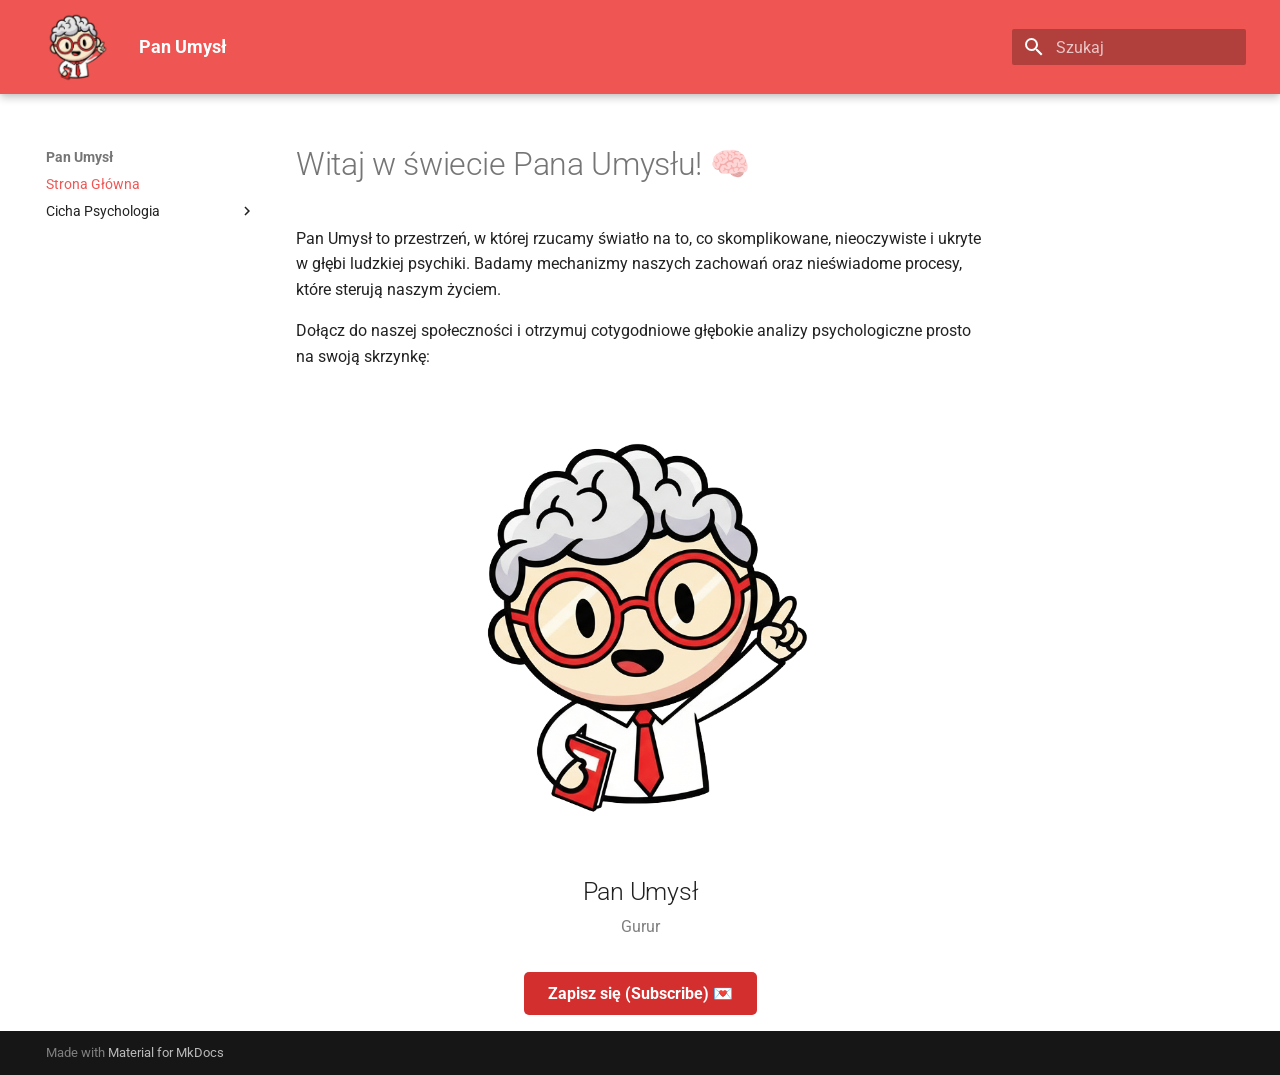
<file: index.html>
<!doctype html>
<html lang="pl" class="no-js">
  <head>
    
      <meta charset="utf-8">
      <meta name="viewport" content="width=device-width,initial-scale=1">
      
        <meta name="description" content="Przestrzeń, w której rzucamy światło na ludzką psychikę.">
      
      
      
      
      
        <link rel="next" href="dom/">
      
      
        
      
      
      <link rel="icon" href="assets/images/favicon.png">
      <meta name="generator" content="mkdocs-1.6.1, mkdocs-material-9.7.5">
    
    
      
        <title>Pan Umysł</title>
      
    
    
      <link rel="stylesheet" href="assets/stylesheets/main.484c7ddc.min.css">
      
        
        <link rel="stylesheet" href="assets/stylesheets/palette.ab4e12ef.min.css">
      
      


    
    
      
    
    
      
        
        
        <link rel="preconnect" href="https://fonts.gstatic.com" crossorigin>
        <link rel="stylesheet" href="https://fonts.googleapis.com/css?family=Roboto:300,300i,400,400i,700,700i%7CRoboto+Mono:400,400i,700,700i&display=fallback">
        <style>:root{--md-text-font:"Roboto";--md-code-font:"Roboto Mono"}</style>
      
    
    
      <link rel="stylesheet" href="extra.css">
    
    <script>__md_scope=new URL(".",location),__md_hash=e=>[...e].reduce(((e,_)=>(e<<5)-e+_.charCodeAt(0)),0),__md_get=(e,_=localStorage,t=__md_scope)=>JSON.parse(_.getItem(t.pathname+"."+e)),__md_set=(e,_,t=localStorage,a=__md_scope)=>{try{t.setItem(a.pathname+"."+e,JSON.stringify(_))}catch(e){}}</script>
    
      

    
    
  </head>
  
  
    
    
    
    
    
    <body dir="ltr" data-md-color-scheme="default" data-md-color-primary="red" data-md-color-accent="yellow">
  
    
    <input class="md-toggle" data-md-toggle="drawer" type="checkbox" id="__drawer" autocomplete="off">
    <input class="md-toggle" data-md-toggle="search" type="checkbox" id="__search" autocomplete="off">
    <label class="md-overlay" for="__drawer"></label>
    <div data-md-component="skip">
      
        
        <a href="#witaj-w-swiecie-pana-umysu" class="md-skip">
          Przejdź do treści
        </a>
      
    </div>
    <div data-md-component="announce">
      
    </div>
    
    
      

  

<header class="md-header md-header--shadow" data-md-component="header">
  <nav class="md-header__inner md-grid" aria-label="Nagłówek">
    <a href="." title="Pan Umysł" class="md-header__button md-logo" aria-label="Pan Umysł" data-md-component="logo">
      
  <img src="logo.png" alt="logo">

    </a>
    <label class="md-header__button md-icon" for="__drawer">
      
      <svg xmlns="http://www.w3.org/2000/svg" viewBox="0 0 24 24"><path d="M3 6h18v2H3zm0 5h18v2H3zm0 5h18v2H3z"/></svg>
    </label>
    <div class="md-header__title" data-md-component="header-title">
      <div class="md-header__ellipsis">
        <div class="md-header__topic">
          <span class="md-ellipsis">
            Pan Umysł
          </span>
        </div>
        <div class="md-header__topic" data-md-component="header-topic">
          <span class="md-ellipsis">
            
              Strona Główna
            
          </span>
        </div>
      </div>
    </div>
    
      
    
    
    
    
      
      
        <label class="md-header__button md-icon" for="__search">
          
          <svg xmlns="http://www.w3.org/2000/svg" viewBox="0 0 24 24"><path d="M9.5 3A6.5 6.5 0 0 1 16 9.5c0 1.61-.59 3.09-1.56 4.23l.27.27h.79l5 5-1.5 1.5-5-5v-.79l-.27-.27A6.52 6.52 0 0 1 9.5 16 6.5 6.5 0 0 1 3 9.5 6.5 6.5 0 0 1 9.5 3m0 2C7 5 5 7 5 9.5S7 14 9.5 14 14 12 14 9.5 12 5 9.5 5"/></svg>
        </label>
        <div class="md-search" data-md-component="search" role="dialog">
  <label class="md-search__overlay" for="__search"></label>
  <div class="md-search__inner" role="search">
    <form class="md-search__form" name="search">
      <input type="text" class="md-search__input" name="query" aria-label="Szukaj" placeholder="Szukaj" autocapitalize="off" autocorrect="off" autocomplete="off" spellcheck="false" data-md-component="search-query" required>
      <label class="md-search__icon md-icon" for="__search">
        
        <svg xmlns="http://www.w3.org/2000/svg" viewBox="0 0 24 24"><path d="M9.5 3A6.5 6.5 0 0 1 16 9.5c0 1.61-.59 3.09-1.56 4.23l.27.27h.79l5 5-1.5 1.5-5-5v-.79l-.27-.27A6.52 6.52 0 0 1 9.5 16 6.5 6.5 0 0 1 3 9.5 6.5 6.5 0 0 1 9.5 3m0 2C7 5 5 7 5 9.5S7 14 9.5 14 14 12 14 9.5 12 5 9.5 5"/></svg>
        
        <svg xmlns="http://www.w3.org/2000/svg" viewBox="0 0 24 24"><path d="M20 11v2H8l5.5 5.5-1.42 1.42L4.16 12l7.92-7.92L13.5 5.5 8 11z"/></svg>
      </label>
      <nav class="md-search__options" aria-label="Szukaj">
        
        <button type="reset" class="md-search__icon md-icon" title="Wyczyść" aria-label="Wyczyść" tabindex="-1">
          
          <svg xmlns="http://www.w3.org/2000/svg" viewBox="0 0 24 24"><path d="M19 6.41 17.59 5 12 10.59 6.41 5 5 6.41 10.59 12 5 17.59 6.41 19 12 13.41 17.59 19 19 17.59 13.41 12z"/></svg>
        </button>
      </nav>
      
    </form>
    <div class="md-search__output">
      <div class="md-search__scrollwrap" tabindex="0" data-md-scrollfix>
        <div class="md-search-result" data-md-component="search-result">
          <div class="md-search-result__meta">
            Inicjowanie wyszukiwania
          </div>
          <ol class="md-search-result__list" role="presentation"></ol>
        </div>
      </div>
    </div>
  </div>
</div>
      
    
    
  </nav>
  
</header>
    
    <div class="md-container" data-md-component="container">
      
      
        
          
        
      
      <main class="md-main" data-md-component="main">
        <div class="md-main__inner md-grid">
          
            
              
              <div class="md-sidebar md-sidebar--primary" data-md-component="sidebar" data-md-type="navigation" >
                <div class="md-sidebar__scrollwrap">
                  <div class="md-sidebar__inner">
                    



<nav class="md-nav md-nav--primary" aria-label="Nawigacja" data-md-level="0">
  <label class="md-nav__title" for="__drawer">
    <a href="." title="Pan Umysł" class="md-nav__button md-logo" aria-label="Pan Umysł" data-md-component="logo">
      
  <img src="logo.png" alt="logo">

    </a>
    Pan Umysł
  </label>
  
  <ul class="md-nav__list" data-md-scrollfix>
    
      
      
  
  
    
  
  
  
    <li class="md-nav__item md-nav__item--active">
      
      <input class="md-nav__toggle md-toggle" type="checkbox" id="__toc">
      
      
        
      
      
      <a href="." class="md-nav__link md-nav__link--active">
        
  
  
  <span class="md-ellipsis">
    
  
    Strona Główna
  

    
  </span>
  
  

      </a>
      
    </li>
  

    
      
      
  
  
  
  
    
    
    
    
    
    <li class="md-nav__item md-nav__item--nested">
      
        
        
        <input class="md-nav__toggle md-toggle " type="checkbox" id="__nav_2" >
        
          
          <label class="md-nav__link" for="__nav_2" id="__nav_2_label" tabindex="0">
            
  
  
  <span class="md-ellipsis">
    
  
    Cicha Psychologia
  

    
  </span>
  
  

            <span class="md-nav__icon md-icon"></span>
          </label>
        
        <nav class="md-nav" data-md-level="1" aria-labelledby="__nav_2_label" aria-expanded="false">
          <label class="md-nav__title" for="__nav_2">
            <span class="md-nav__icon md-icon"></span>
            
  
    Cicha Psychologia
  

          </label>
          <ul class="md-nav__list" data-md-scrollfix>
            
              
                
  
  
  
  
    <li class="md-nav__item">
      <a href="dom/" class="md-nav__link">
        
  
  
  <span class="md-ellipsis">
    
  
    Zostawanie w domu
  

    
  </span>
  
  

      </a>
    </li>
  

              
            
          </ul>
        </nav>
      
    </li>
  

    
  </ul>
</nav>
                  </div>
                </div>
              </div>
            
            
              
              <div class="md-sidebar md-sidebar--secondary" data-md-component="sidebar" data-md-type="toc" >
                <div class="md-sidebar__scrollwrap">
                  <div class="md-sidebar__inner">
                    

<nav class="md-nav md-nav--secondary" aria-label="Spis treści">
  
  
  
    
  
  
</nav>
                  </div>
                </div>
              </div>
            
          
          
            <div class="md-content" data-md-component="content">
              
              <article class="md-content__inner md-typeset">
                
                  



<h1 id="witaj-w-swiecie-pana-umysu">Witaj w świecie Pana Umysłu! 🧠</h1>
<p>Pan Umysł to przestrzeń, w której rzucamy światło na to, co skomplikowane, nieoczywiste i ukryte w głębi ludzkiej psychiki. Badamy mechanizmy naszych zachowań oraz nieświadome procesy, które sterują naszym życiem.</p>
<p>Dołącz do naszej społeczności i otrzymuj cotygodniowe głębokie analizy psychologiczne prosto na swoją skrzynkę:</p>
<p><br></p>
<div align="center">
  <img src="logo.png" width="350" alt="Pan Umysł Logo">
  <h2 style="margin-bottom: 0;">Pan Umysł</h2>
  <p style="color: gray; margin-top: 5px;">Gurur</p>
  <br>
 <a href="https://panumysl.substack.com" target="_blank" style="background-color: #d32f2f; color: white; padding: 12px 24px; text-decoration: none; border-radius: 5px; font-weight: bold; font-size: 16px;">Zapisz się (Subscribe) 💌</a>
</div>












                
              </article>
            </div>
          
          
<script>var target=document.getElementById(location.hash.slice(1));target&&target.name&&(target.checked=target.name.startsWith("__tabbed_"))</script>
        </div>
        
      </main>
      
        <footer class="md-footer">
  
  <div class="md-footer-meta md-typeset">
    <div class="md-footer-meta__inner md-grid">
      <div class="md-copyright">
  
  
    Made with
    <a href="https://squidfunk.github.io/mkdocs-material/" target="_blank" rel="noopener">
      Material for MkDocs
    </a>
  
</div>
      
    </div>
  </div>
</footer>
      
    </div>
    <div class="md-dialog" data-md-component="dialog">
      <div class="md-dialog__inner md-typeset"></div>
    </div>
    
    
    
      
      
      <script id="__config" type="application/json">{"annotate": null, "base": ".", "features": [], "search": "assets/javascripts/workers/search.2c215733.min.js", "tags": null, "translations": {"clipboard.copied": "Skopiowano do schowka", "clipboard.copy": "Kopiuj do schowka", "search.result.more.one": "1 wi\u0119cej na tej stronie", "search.result.more.other": "# wi\u0119cej na tej stronie", "search.result.none": "Brak wynik\u00f3w wyszukiwania", "search.result.one": "Wyniki wyszukiwania: 1", "search.result.other": "Wyniki wyszukiwania: #", "search.result.placeholder": "Zacznij pisa\u0107, aby szuka\u0107", "search.result.term.missing": "Brak", "select.version": "Wybierz wersj\u0119"}, "version": null}</script>
    
    
      <script src="assets/javascripts/bundle.79ae519e.min.js"></script>
      
    
  </body>
</html>
</file>
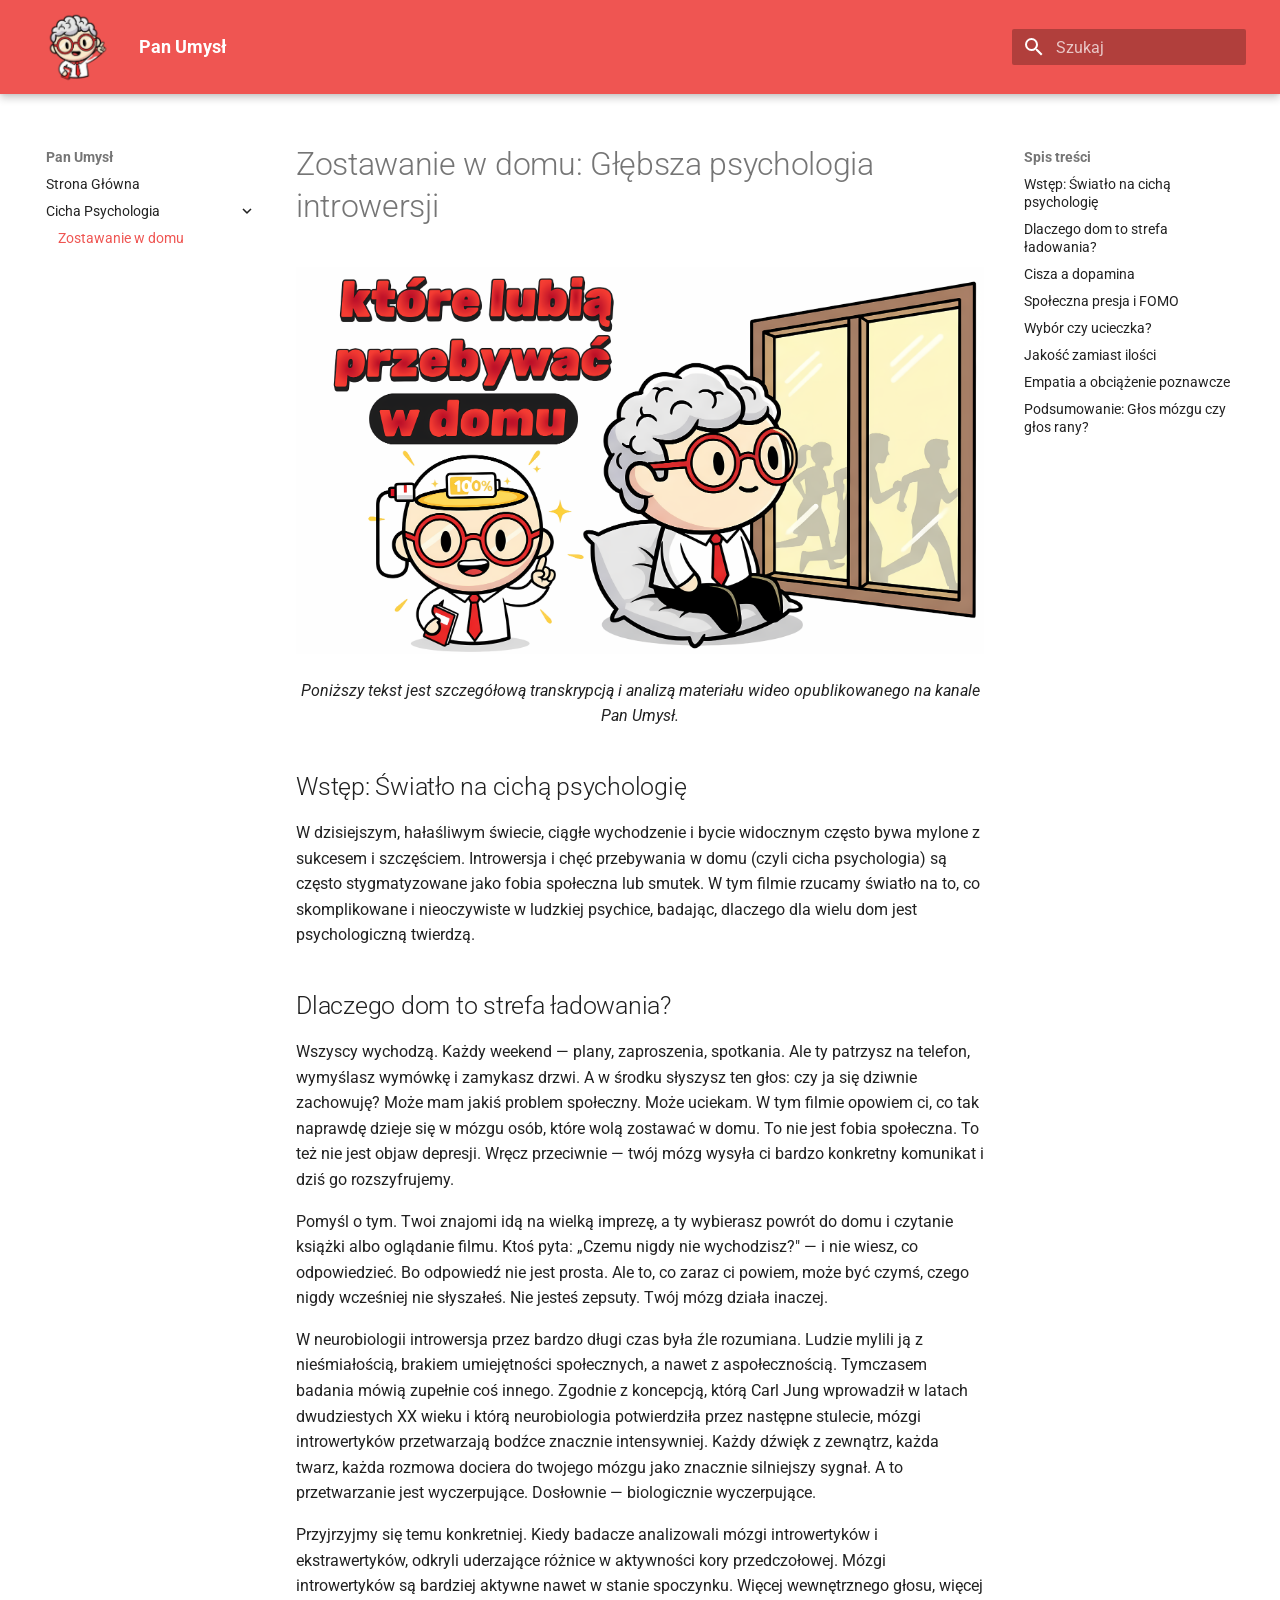
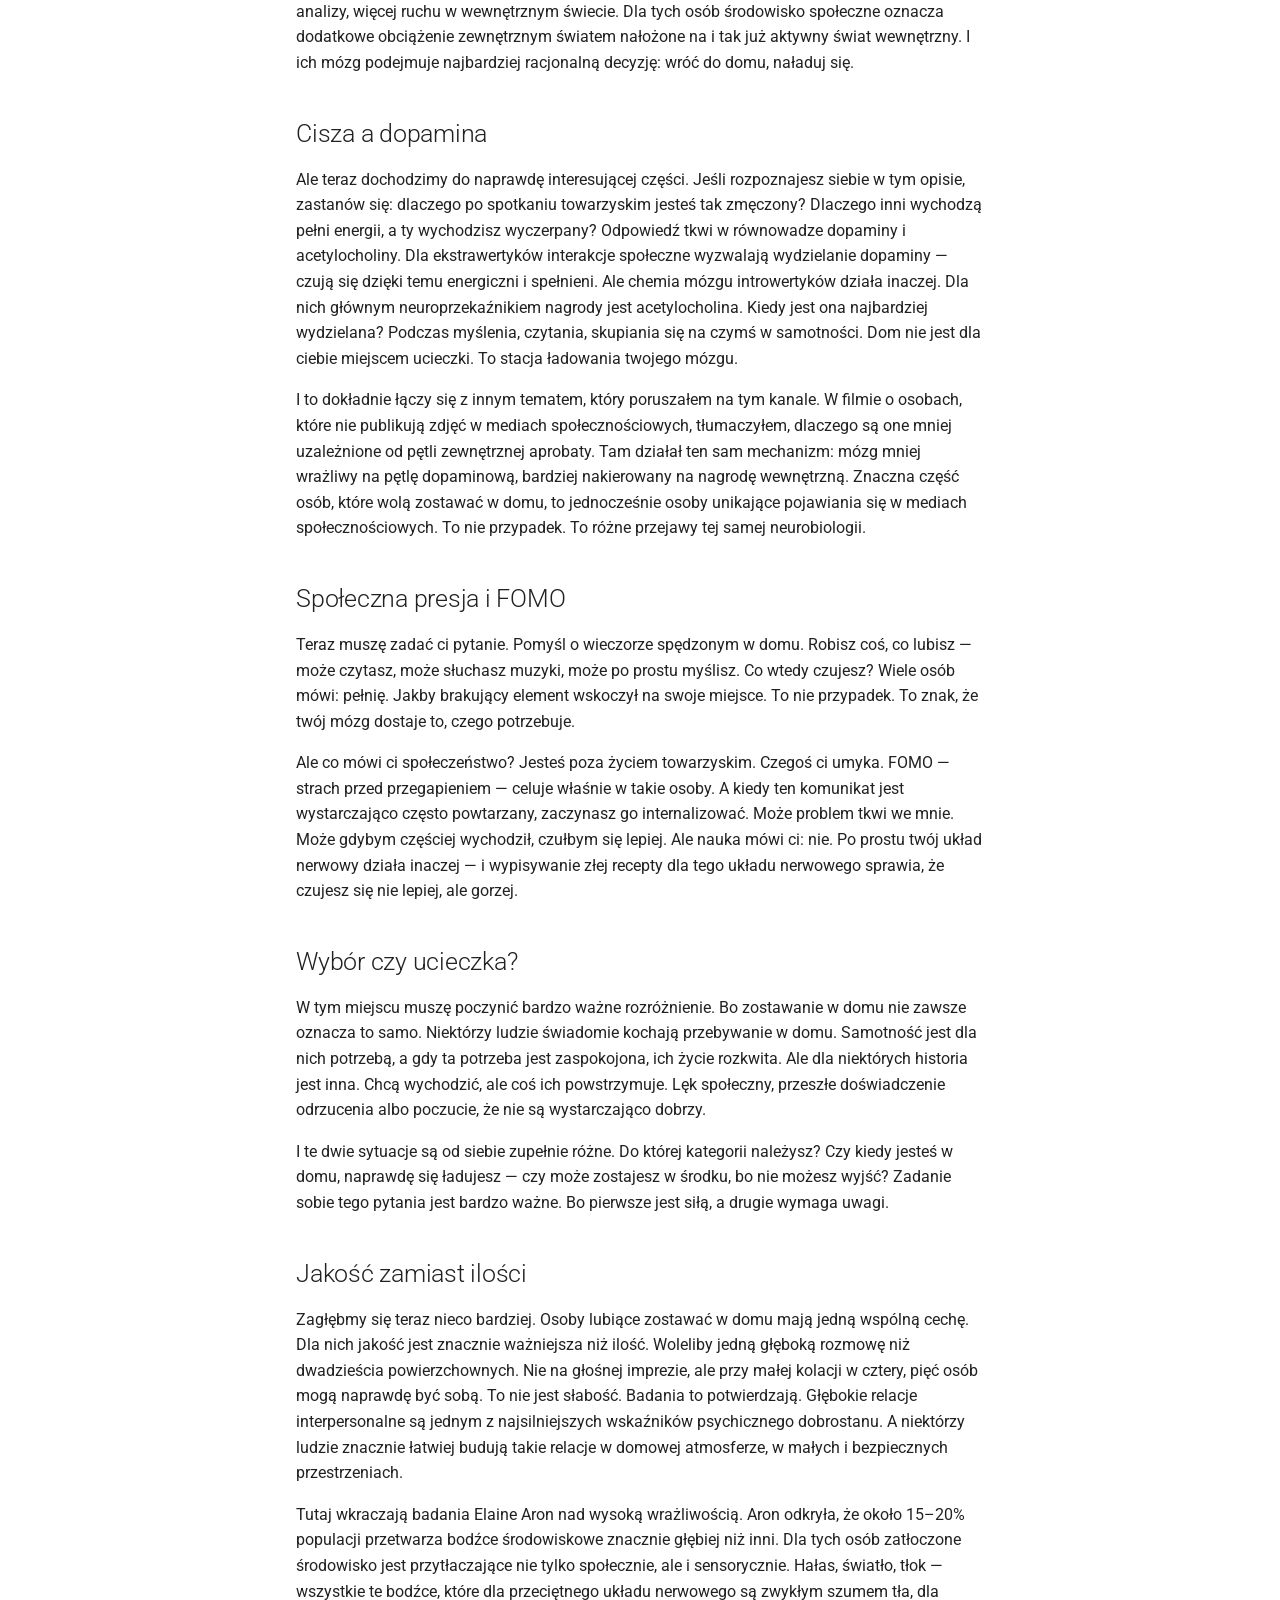
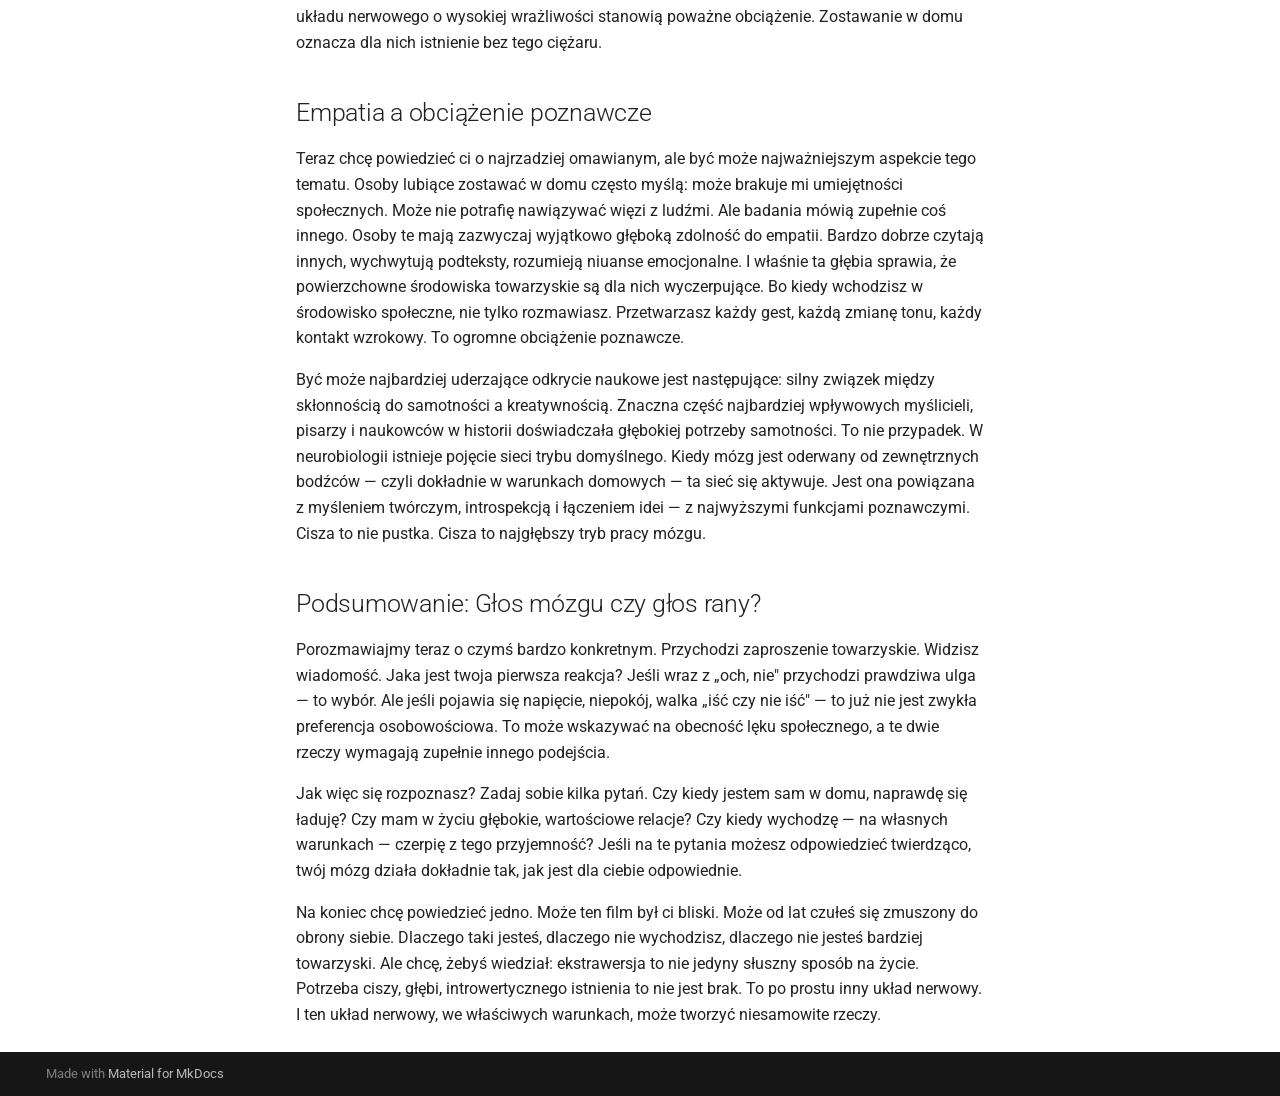
<file: dom/index.html>
<!doctype html>
<html lang="pl" class="no-js">
  <head>
    
      <meta charset="utf-8">
      <meta name="viewport" content="width=device-width,initial-scale=1">
      
        <meta name="description" content="Przestrzeń, w której rzucamy światło na ludzką psychikę.">
      
      
      
      
        <link rel="prev" href="..">
      
      
      
        
      
      
      <link rel="icon" href="../assets/images/favicon.png">
      <meta name="generator" content="mkdocs-1.6.1, mkdocs-material-9.7.5">
    
    
      
        <title>Zostawanie w domu - Pan Umysł</title>
      
    
    
      <link rel="stylesheet" href="../assets/stylesheets/main.484c7ddc.min.css">
      
        
        <link rel="stylesheet" href="../assets/stylesheets/palette.ab4e12ef.min.css">
      
      


    
    
      
    
    
      
        
        
        <link rel="preconnect" href="https://fonts.gstatic.com" crossorigin>
        <link rel="stylesheet" href="https://fonts.googleapis.com/css?family=Roboto:300,300i,400,400i,700,700i%7CRoboto+Mono:400,400i,700,700i&display=fallback">
        <style>:root{--md-text-font:"Roboto";--md-code-font:"Roboto Mono"}</style>
      
    
    
      <link rel="stylesheet" href="../extra.css">
    
    <script>__md_scope=new URL("..",location),__md_hash=e=>[...e].reduce(((e,_)=>(e<<5)-e+_.charCodeAt(0)),0),__md_get=(e,_=localStorage,t=__md_scope)=>JSON.parse(_.getItem(t.pathname+"."+e)),__md_set=(e,_,t=localStorage,a=__md_scope)=>{try{t.setItem(a.pathname+"."+e,JSON.stringify(_))}catch(e){}}</script>
    
      

    
    
  </head>
  
  
    
    
    
    
    
    <body dir="ltr" data-md-color-scheme="default" data-md-color-primary="red" data-md-color-accent="yellow">
  
    
    <input class="md-toggle" data-md-toggle="drawer" type="checkbox" id="__drawer" autocomplete="off">
    <input class="md-toggle" data-md-toggle="search" type="checkbox" id="__search" autocomplete="off">
    <label class="md-overlay" for="__drawer"></label>
    <div data-md-component="skip">
      
        
        <a href="#zostawanie-w-domu-gebsza-psychologia-introwersji" class="md-skip">
          Przejdź do treści
        </a>
      
    </div>
    <div data-md-component="announce">
      
    </div>
    
    
      

  

<header class="md-header md-header--shadow" data-md-component="header">
  <nav class="md-header__inner md-grid" aria-label="Nagłówek">
    <a href=".." title="Pan Umysł" class="md-header__button md-logo" aria-label="Pan Umysł" data-md-component="logo">
      
  <img src="../logo.png" alt="logo">

    </a>
    <label class="md-header__button md-icon" for="__drawer">
      
      <svg xmlns="http://www.w3.org/2000/svg" viewBox="0 0 24 24"><path d="M3 6h18v2H3zm0 5h18v2H3zm0 5h18v2H3z"/></svg>
    </label>
    <div class="md-header__title" data-md-component="header-title">
      <div class="md-header__ellipsis">
        <div class="md-header__topic">
          <span class="md-ellipsis">
            Pan Umysł
          </span>
        </div>
        <div class="md-header__topic" data-md-component="header-topic">
          <span class="md-ellipsis">
            
              Zostawanie w domu
            
          </span>
        </div>
      </div>
    </div>
    
      
    
    
    
    
      
      
        <label class="md-header__button md-icon" for="__search">
          
          <svg xmlns="http://www.w3.org/2000/svg" viewBox="0 0 24 24"><path d="M9.5 3A6.5 6.5 0 0 1 16 9.5c0 1.61-.59 3.09-1.56 4.23l.27.27h.79l5 5-1.5 1.5-5-5v-.79l-.27-.27A6.52 6.52 0 0 1 9.5 16 6.5 6.5 0 0 1 3 9.5 6.5 6.5 0 0 1 9.5 3m0 2C7 5 5 7 5 9.5S7 14 9.5 14 14 12 14 9.5 12 5 9.5 5"/></svg>
        </label>
        <div class="md-search" data-md-component="search" role="dialog">
  <label class="md-search__overlay" for="__search"></label>
  <div class="md-search__inner" role="search">
    <form class="md-search__form" name="search">
      <input type="text" class="md-search__input" name="query" aria-label="Szukaj" placeholder="Szukaj" autocapitalize="off" autocorrect="off" autocomplete="off" spellcheck="false" data-md-component="search-query" required>
      <label class="md-search__icon md-icon" for="__search">
        
        <svg xmlns="http://www.w3.org/2000/svg" viewBox="0 0 24 24"><path d="M9.5 3A6.5 6.5 0 0 1 16 9.5c0 1.61-.59 3.09-1.56 4.23l.27.27h.79l5 5-1.5 1.5-5-5v-.79l-.27-.27A6.52 6.52 0 0 1 9.5 16 6.5 6.5 0 0 1 3 9.5 6.5 6.5 0 0 1 9.5 3m0 2C7 5 5 7 5 9.5S7 14 9.5 14 14 12 14 9.5 12 5 9.5 5"/></svg>
        
        <svg xmlns="http://www.w3.org/2000/svg" viewBox="0 0 24 24"><path d="M20 11v2H8l5.5 5.5-1.42 1.42L4.16 12l7.92-7.92L13.5 5.5 8 11z"/></svg>
      </label>
      <nav class="md-search__options" aria-label="Szukaj">
        
        <button type="reset" class="md-search__icon md-icon" title="Wyczyść" aria-label="Wyczyść" tabindex="-1">
          
          <svg xmlns="http://www.w3.org/2000/svg" viewBox="0 0 24 24"><path d="M19 6.41 17.59 5 12 10.59 6.41 5 5 6.41 10.59 12 5 17.59 6.41 19 12 13.41 17.59 19 19 17.59 13.41 12z"/></svg>
        </button>
      </nav>
      
    </form>
    <div class="md-search__output">
      <div class="md-search__scrollwrap" tabindex="0" data-md-scrollfix>
        <div class="md-search-result" data-md-component="search-result">
          <div class="md-search-result__meta">
            Inicjowanie wyszukiwania
          </div>
          <ol class="md-search-result__list" role="presentation"></ol>
        </div>
      </div>
    </div>
  </div>
</div>
      
    
    
  </nav>
  
</header>
    
    <div class="md-container" data-md-component="container">
      
      
        
          
        
      
      <main class="md-main" data-md-component="main">
        <div class="md-main__inner md-grid">
          
            
              
              <div class="md-sidebar md-sidebar--primary" data-md-component="sidebar" data-md-type="navigation" >
                <div class="md-sidebar__scrollwrap">
                  <div class="md-sidebar__inner">
                    



<nav class="md-nav md-nav--primary" aria-label="Nawigacja" data-md-level="0">
  <label class="md-nav__title" for="__drawer">
    <a href=".." title="Pan Umysł" class="md-nav__button md-logo" aria-label="Pan Umysł" data-md-component="logo">
      
  <img src="../logo.png" alt="logo">

    </a>
    Pan Umysł
  </label>
  
  <ul class="md-nav__list" data-md-scrollfix>
    
      
      
  
  
  
  
    <li class="md-nav__item">
      <a href=".." class="md-nav__link">
        
  
  
  <span class="md-ellipsis">
    
  
    Strona Główna
  

    
  </span>
  
  

      </a>
    </li>
  

    
      
      
  
  
    
  
  
  
    
    
    
    
    
    <li class="md-nav__item md-nav__item--active md-nav__item--nested">
      
        
        
        <input class="md-nav__toggle md-toggle " type="checkbox" id="__nav_2" checked>
        
          
          <label class="md-nav__link" for="__nav_2" id="__nav_2_label" tabindex="0">
            
  
  
  <span class="md-ellipsis">
    
  
    Cicha Psychologia
  

    
  </span>
  
  

            <span class="md-nav__icon md-icon"></span>
          </label>
        
        <nav class="md-nav" data-md-level="1" aria-labelledby="__nav_2_label" aria-expanded="true">
          <label class="md-nav__title" for="__nav_2">
            <span class="md-nav__icon md-icon"></span>
            
  
    Cicha Psychologia
  

          </label>
          <ul class="md-nav__list" data-md-scrollfix>
            
              
                
  
  
    
  
  
  
    <li class="md-nav__item md-nav__item--active">
      
      <input class="md-nav__toggle md-toggle" type="checkbox" id="__toc">
      
      
        
      
      
        <label class="md-nav__link md-nav__link--active" for="__toc">
          
  
  
  <span class="md-ellipsis">
    
  
    Zostawanie w domu
  

    
  </span>
  
  

          <span class="md-nav__icon md-icon"></span>
        </label>
      
      <a href="./" class="md-nav__link md-nav__link--active">
        
  
  
  <span class="md-ellipsis">
    
  
    Zostawanie w domu
  

    
  </span>
  
  

      </a>
      
        

<nav class="md-nav md-nav--secondary" aria-label="Spis treści">
  
  
  
    
  
  
    <label class="md-nav__title" for="__toc">
      <span class="md-nav__icon md-icon"></span>
      Spis treści
    </label>
    <ul class="md-nav__list" data-md-component="toc" data-md-scrollfix>
      
        <li class="md-nav__item">
  <a href="#wstep-swiato-na-cicha-psychologie" class="md-nav__link">
    <span class="md-ellipsis">
      
        Wstęp: Światło na cichą psychologię
      
    </span>
  </a>
  
</li>
      
        <li class="md-nav__item">
  <a href="#dlaczego-dom-to-strefa-adowania" class="md-nav__link">
    <span class="md-ellipsis">
      
        Dlaczego dom to strefa ładowania?
      
    </span>
  </a>
  
</li>
      
        <li class="md-nav__item">
  <a href="#cisza-a-dopamina" class="md-nav__link">
    <span class="md-ellipsis">
      
        Cisza a dopamina
      
    </span>
  </a>
  
</li>
      
        <li class="md-nav__item">
  <a href="#spoeczna-presja-i-fomo" class="md-nav__link">
    <span class="md-ellipsis">
      
        Społeczna presja i FOMO
      
    </span>
  </a>
  
</li>
      
        <li class="md-nav__item">
  <a href="#wybor-czy-ucieczka" class="md-nav__link">
    <span class="md-ellipsis">
      
        Wybór czy ucieczka?
      
    </span>
  </a>
  
</li>
      
        <li class="md-nav__item">
  <a href="#jakosc-zamiast-ilosci" class="md-nav__link">
    <span class="md-ellipsis">
      
        Jakość zamiast ilości
      
    </span>
  </a>
  
</li>
      
        <li class="md-nav__item">
  <a href="#empatia-a-obciazenie-poznawcze" class="md-nav__link">
    <span class="md-ellipsis">
      
        Empatia a obciążenie poznawcze
      
    </span>
  </a>
  
</li>
      
        <li class="md-nav__item">
  <a href="#podsumowanie-gos-mozgu-czy-gos-rany" class="md-nav__link">
    <span class="md-ellipsis">
      
        Podsumowanie: Głos mózgu czy głos rany?
      
    </span>
  </a>
  
</li>
      
    </ul>
  
</nav>
      
    </li>
  

              
            
          </ul>
        </nav>
      
    </li>
  

    
  </ul>
</nav>
                  </div>
                </div>
              </div>
            
            
              
              <div class="md-sidebar md-sidebar--secondary" data-md-component="sidebar" data-md-type="toc" >
                <div class="md-sidebar__scrollwrap">
                  <div class="md-sidebar__inner">
                    

<nav class="md-nav md-nav--secondary" aria-label="Spis treści">
  
  
  
    
  
  
    <label class="md-nav__title" for="__toc">
      <span class="md-nav__icon md-icon"></span>
      Spis treści
    </label>
    <ul class="md-nav__list" data-md-component="toc" data-md-scrollfix>
      
        <li class="md-nav__item">
  <a href="#wstep-swiato-na-cicha-psychologie" class="md-nav__link">
    <span class="md-ellipsis">
      
        Wstęp: Światło na cichą psychologię
      
    </span>
  </a>
  
</li>
      
        <li class="md-nav__item">
  <a href="#dlaczego-dom-to-strefa-adowania" class="md-nav__link">
    <span class="md-ellipsis">
      
        Dlaczego dom to strefa ładowania?
      
    </span>
  </a>
  
</li>
      
        <li class="md-nav__item">
  <a href="#cisza-a-dopamina" class="md-nav__link">
    <span class="md-ellipsis">
      
        Cisza a dopamina
      
    </span>
  </a>
  
</li>
      
        <li class="md-nav__item">
  <a href="#spoeczna-presja-i-fomo" class="md-nav__link">
    <span class="md-ellipsis">
      
        Społeczna presja i FOMO
      
    </span>
  </a>
  
</li>
      
        <li class="md-nav__item">
  <a href="#wybor-czy-ucieczka" class="md-nav__link">
    <span class="md-ellipsis">
      
        Wybór czy ucieczka?
      
    </span>
  </a>
  
</li>
      
        <li class="md-nav__item">
  <a href="#jakosc-zamiast-ilosci" class="md-nav__link">
    <span class="md-ellipsis">
      
        Jakość zamiast ilości
      
    </span>
  </a>
  
</li>
      
        <li class="md-nav__item">
  <a href="#empatia-a-obciazenie-poznawcze" class="md-nav__link">
    <span class="md-ellipsis">
      
        Empatia a obciążenie poznawcze
      
    </span>
  </a>
  
</li>
      
        <li class="md-nav__item">
  <a href="#podsumowanie-gos-mozgu-czy-gos-rany" class="md-nav__link">
    <span class="md-ellipsis">
      
        Podsumowanie: Głos mózgu czy głos rany?
      
    </span>
  </a>
  
</li>
      
    </ul>
  
</nav>
                  </div>
                </div>
              </div>
            
          
          
            <div class="md-content" data-md-component="content">
              
              <article class="md-content__inner md-typeset">
                
                  



<h1 id="zostawanie-w-domu-gebsza-psychologia-introwersji">Zostawanie w domu: Głębsza psychologia introwersji</h1>
<p><img alt="Kapak" src="../1.png" /></p>
<p align="center"><em>Poniższy tekst jest szczegółową transkrypcją i analizą materiału wideo opublikowanego na kanale Pan Umysł.</em></p>

<h2 id="wstep-swiato-na-cicha-psychologie">Wstęp: Światło na cichą psychologię</h2>
<p>W dzisiejszym, hałaśliwym świecie, ciągłe wychodzenie i bycie widocznym często bywa mylone z sukcesem i szczęściem. Introwersja i chęć przebywania w domu (czyli cicha psychologia) są często stygmatyzowane jako fobia społeczna lub smutek. W tym filmie rzucamy światło na to, co skomplikowane i nieoczywiste w ludzkiej psychice, badając, dlaczego dla wielu dom jest psychologiczną twierdzą.</p>
<h2 id="dlaczego-dom-to-strefa-adowania">Dlaczego dom to strefa ładowania?</h2>
<p>Wszyscy wychodzą. Każdy weekend — plany, zaproszenia, spotkania. Ale ty patrzysz na telefon, wymyślasz wymówkę i zamykasz drzwi. A w środku słyszysz ten głos: czy ja się dziwnie zachowuję? Może mam jakiś problem społeczny. Może uciekam. W tym filmie opowiem ci, co tak naprawdę dzieje się w mózgu osób, które wolą zostawać w domu. To nie jest fobia społeczna. To też nie jest objaw depresji. Wręcz przeciwnie — twój mózg wysyła ci bardzo konkretny komunikat i dziś go rozszyfrujemy. </p>
<p>Pomyśl o tym. Twoi znajomi idą na wielką imprezę, a ty wybierasz powrót do domu i czytanie książki albo oglądanie filmu. Ktoś pyta: „Czemu nigdy nie wychodzisz?" — i nie wiesz, co odpowiedzieć. Bo odpowiedź nie jest prosta. Ale to, co zaraz ci powiem, może być czymś, czego nigdy wcześniej nie słyszałeś. Nie jesteś zepsuty. Twój mózg działa inaczej. </p>
<p>W neurobiologii introwersja przez bardzo długi czas była źle rozumiana. Ludzie mylili ją z nieśmiałością, brakiem umiejętności społecznych, a nawet z aspołecznością. Tymczasem badania mówią zupełnie coś innego. Zgodnie z koncepcją, którą Carl Jung wprowadził w latach dwudziestych XX wieku i którą neurobiologia potwierdziła przez następne stulecie, mózgi introwertyków przetwarzają bodźce znacznie intensywniej. Każdy dźwięk z zewnątrz, każda twarz, każda rozmowa dociera do twojego mózgu jako znacznie silniejszy sygnał. A to przetwarzanie jest wyczerpujące. Dosłownie — biologicznie wyczerpujące. </p>
<p>Przyjrzyjmy się temu konkretniej. Kiedy badacze analizowali mózgi introwertyków i ekstrawertyków, odkryli uderzające różnice w aktywności kory przedczołowej. Mózgi introwertyków są bardziej aktywne nawet w stanie spoczynku. Więcej wewnętrznego głosu, więcej analizy, więcej ruchu w wewnętrznym świecie. Dla tych osób środowisko społeczne oznacza dodatkowe obciążenie zewnętrznym światem nałożone na i tak już aktywny świat wewnętrzny. I ich mózg podejmuje najbardziej racjonalną decyzję: wróć do domu, naładuj się. </p>
<h2 id="cisza-a-dopamina">Cisza a dopamina</h2>
<p>Ale teraz dochodzimy do naprawdę interesującej części. Jeśli rozpoznajesz siebie w tym opisie, zastanów się: dlaczego po spotkaniu towarzyskim jesteś tak zmęczony? Dlaczego inni wychodzą pełni energii, a ty wychodzisz wyczerpany? Odpowiedź tkwi w równowadze dopaminy i acetylocholiny. Dla ekstrawertyków interakcje społeczne wyzwalają wydzielanie dopaminy — czują się dzięki temu energiczni i spełnieni. Ale chemia mózgu introwertyków działa inaczej. Dla nich głównym neuroprzekaźnikiem nagrody jest acetylocholina. Kiedy jest ona najbardziej wydzielana? Podczas myślenia, czytania, skupiania się na czymś w samotności. Dom nie jest dla ciebie miejscem ucieczki. To stacja ładowania twojego mózgu. </p>
<p>I to dokładnie łączy się z innym tematem, który poruszałem na tym kanale. W filmie o osobach, które nie publikują zdjęć w mediach społecznościowych, tłumaczyłem, dlaczego są one mniej uzależnione od pętli zewnętrznej aprobaty. Tam działał ten sam mechanizm: mózg mniej wrażliwy na pętlę dopaminową, bardziej nakierowany na nagrodę wewnętrzną. Znaczna część osób, które wolą zostawać w domu, to jednocześnie osoby unikające pojawiania się w mediach społecznościowych. To nie przypadek. To różne przejawy tej samej neurobiologii. </p>
<h2 id="spoeczna-presja-i-fomo">Społeczna presja i FOMO</h2>
<p>Teraz muszę zadać ci pytanie. Pomyśl o wieczorze spędzonym w domu. Robisz coś, co lubisz — może czytasz, może słuchasz muzyki, może po prostu myślisz. Co wtedy czujesz? Wiele osób mówi: pełnię. Jakby brakujący element wskoczył na swoje miejsce. To nie przypadek. To znak, że twój mózg dostaje to, czego potrzebuje. </p>
<p>Ale co mówi ci społeczeństwo? Jesteś poza życiem towarzyskim. Czegoś ci umyka. FOMO — strach przed przegapieniem — celuje właśnie w takie osoby. A kiedy ten komunikat jest wystarczająco często powtarzany, zaczynasz go internalizować. Może problem tkwi we mnie. Może gdybym częściej wychodził, czułbym się lepiej. Ale nauka mówi ci: nie. Po prostu twój układ nerwowy działa inaczej — i wypisywanie złej recepty dla tego układu nerwowego sprawia, że czujesz się nie lepiej, ale gorzej. </p>
<h2 id="wybor-czy-ucieczka">Wybór czy ucieczka?</h2>
<p>W tym miejscu muszę poczynić bardzo ważne rozróżnienie. Bo zostawanie w domu nie zawsze oznacza to samo. Niektórzy ludzie świadomie kochają przebywanie w domu. Samotność jest dla nich potrzebą, a gdy ta potrzeba jest zaspokojona, ich życie rozkwita. Ale dla niektórych historia jest inna. Chcą wychodzić, ale coś ich powstrzymuje. Lęk społeczny, przeszłe doświadczenie odrzucenia albo poczucie, że nie są wystarczająco dobrzy. </p>
<p>I te dwie sytuacje są od siebie zupełnie różne. Do której kategorii należysz? Czy kiedy jesteś w domu, naprawdę się ładujesz — czy może zostajesz w środku, bo nie możesz wyjść? Zadanie sobie tego pytania jest bardzo ważne. Bo pierwsze jest siłą, a drugie wymaga uwagi. </p>
<h2 id="jakosc-zamiast-ilosci">Jakość zamiast ilości</h2>
<p>Zagłębmy się teraz nieco bardziej. Osoby lubiące zostawać w domu mają jedną wspólną cechę. Dla nich jakość jest znacznie ważniejsza niż ilość. Woleliby jedną głęboką rozmowę niż dwadzieścia powierzchownych. Nie na głośnej imprezie, ale przy małej kolacji w cztery, pięć osób mogą naprawdę być sobą. To nie jest słabość. Badania to potwierdzają. Głębokie relacje interpersonalne są jednym z najsilniejszych wskaźników psychicznego dobrostanu. A niektórzy ludzie znacznie łatwiej budują takie relacje w domowej atmosferze, w małych i bezpiecznych przestrzeniach. </p>
<p>Tutaj wkraczają badania Elaine Aron nad wysoką wrażliwością. Aron odkryła, że około 15–20% populacji przetwarza bodźce środowiskowe znacznie głębiej niż inni. Dla tych osób zatłoczone środowisko jest przytłaczające nie tylko społecznie, ale i sensorycznie. Hałas, światło, tłok — wszystkie te bodźce, które dla przeciętnego układu nerwowego są zwykłym szumem tła, dla układu nerwowego o wysokiej wrażliwości stanowią poważne obciążenie. Zostawanie w domu oznacza dla nich istnienie bez tego ciężaru. </p>
<h2 id="empatia-a-obciazenie-poznawcze">Empatia a obciążenie poznawcze</h2>
<p>Teraz chcę powiedzieć ci o najrzadziej omawianym, ale być może najważniejszym aspekcie tego tematu. Osoby lubiące zostawać w domu często myślą: może brakuje mi umiejętności społecznych. Może nie potrafię nawiązywać więzi z ludźmi. Ale badania mówią zupełnie coś innego. Osoby te mają zazwyczaj wyjątkowo głęboką zdolność do empatii. Bardzo dobrze czytają innych, wychwytują podteksty, rozumieją niuanse emocjonalne. I właśnie ta głębia sprawia, że powierzchowne środowiska towarzyskie są dla nich wyczerpujące. Bo kiedy wchodzisz w środowisko społeczne, nie tylko rozmawiasz. Przetwarzasz każdy gest, każdą zmianę tonu, każdy kontakt wzrokowy. To ogromne obciążenie poznawcze. </p>
<p>Być może najbardziej uderzające odkrycie naukowe jest następujące: silny związek między skłonnością do samotności a kreatywnością. Znaczna część najbardziej wpływowych myślicieli, pisarzy i naukowców w historii doświadczała głębokiej potrzeby samotności. To nie przypadek. W neurobiologii istnieje pojęcie sieci trybu domyślnego. Kiedy mózg jest oderwany od zewnętrznych bodźców — czyli dokładnie w warunkach domowych — ta sieć się aktywuje. Jest ona powiązana z myśleniem twórczym, introspekcją i łączeniem idei — z najwyższymi funkcjami poznawczymi. Cisza to nie pustka. Cisza to najgłębszy tryb pracy mózgu. </p>
<h2 id="podsumowanie-gos-mozgu-czy-gos-rany">Podsumowanie: Głos mózgu czy głos rany?</h2>
<p>Porozmawiajmy teraz o czymś bardzo konkretnym. Przychodzi zaproszenie towarzyskie. Widzisz wiadomość. Jaka jest twoja pierwsza reakcja? Jeśli wraz z „och, nie" przychodzi prawdziwa ulga — to wybór. Ale jeśli pojawia się napięcie, niepokój, walka „iść czy nie iść" — to już nie jest zwykła preferencja osobowościowa. To może wskazywać na obecność lęku społecznego, a te dwie rzeczy wymagają zupełnie innego podejścia. </p>
<p>Jak więc się rozpoznasz? Zadaj sobie kilka pytań. Czy kiedy jestem sam w domu, naprawdę się ładuję? Czy mam w życiu głębokie, wartościowe relacje? Czy kiedy wychodzę — na własnych warunkach — czerpię z tego przyjemność? Jeśli na te pytania możesz odpowiedzieć twierdząco, twój mózg działa dokładnie tak, jak jest dla ciebie odpowiednie. </p>
<p>Na koniec chcę powiedzieć jedno. Może ten film był ci bliski. Może od lat czułeś się zmuszony do obrony siebie. Dlaczego taki jesteś, dlaczego nie wychodzisz, dlaczego nie jesteś bardziej towarzyski. Ale chcę, żebyś wiedział: ekstrawersja to nie jedyny słuszny sposób na życie. Potrzeba ciszy, głębi, introwertycznego istnienia to nie jest brak. To po prostu inny układ nerwowy. I ten układ nerwowy, we właściwych warunkach, może tworzyć niesamowite rzeczy.</p>












                
              </article>
            </div>
          
          
<script>var target=document.getElementById(location.hash.slice(1));target&&target.name&&(target.checked=target.name.startsWith("__tabbed_"))</script>
        </div>
        
      </main>
      
        <footer class="md-footer">
  
  <div class="md-footer-meta md-typeset">
    <div class="md-footer-meta__inner md-grid">
      <div class="md-copyright">
  
  
    Made with
    <a href="https://squidfunk.github.io/mkdocs-material/" target="_blank" rel="noopener">
      Material for MkDocs
    </a>
  
</div>
      
    </div>
  </div>
</footer>
      
    </div>
    <div class="md-dialog" data-md-component="dialog">
      <div class="md-dialog__inner md-typeset"></div>
    </div>
    
    
    
      
      
      <script id="__config" type="application/json">{"annotate": null, "base": "..", "features": [], "search": "../assets/javascripts/workers/search.2c215733.min.js", "tags": null, "translations": {"clipboard.copied": "Skopiowano do schowka", "clipboard.copy": "Kopiuj do schowka", "search.result.more.one": "1 wi\u0119cej na tej stronie", "search.result.more.other": "# wi\u0119cej na tej stronie", "search.result.none": "Brak wynik\u00f3w wyszukiwania", "search.result.one": "Wyniki wyszukiwania: 1", "search.result.other": "Wyniki wyszukiwania: #", "search.result.placeholder": "Zacznij pisa\u0107, aby szuka\u0107", "search.result.term.missing": "Brak", "select.version": "Wybierz wersj\u0119"}, "version": null}</script>
    
    
      <script src="../assets/javascripts/bundle.79ae519e.min.js"></script>
      
    
  </body>
</html>
</file>
<file: extra.css>
.md-header__button.md-logo img {
    height: 70px !important;
    max-height: 70px !important;
    width: auto !important;
}
</file>
<file: assets/stylesheets/main.484c7ddc.min.css>
@charset "UTF-8";html{-webkit-text-size-adjust:none;-moz-text-size-adjust:none;text-size-adjust:none;box-sizing:border-box}*,:after,:before{box-sizing:inherit}@media (prefers-reduced-motion){*,:after,:before{transition:none!important}}body{margin:0}a,button,input,label{-webkit-tap-highlight-color:transparent}a{color:inherit;text-decoration:none}hr{border:0;box-sizing:initial;display:block;height:.05rem;overflow:visible;padding:0}small{font-size:80%}sub,sup{line-height:1em}img{border-style:none}table{border-collapse:initial;border-spacing:0}td,th{font-weight:400;vertical-align:top}button{background:#0000;border:0;font-family:inherit;font-size:inherit;margin:0;padding:0}input{border:0;outline:none}:root{--md-primary-fg-color:#4051b5;--md-primary-fg-color--light:#5d6cc0;--md-primary-fg-color--dark:#303fa1;--md-primary-bg-color:#fff;--md-primary-bg-color--light:#ffffffb3;--md-accent-fg-color:#526cfe;--md-accent-fg-color--transparent:#526cfe1a;--md-accent-bg-color:#fff;--md-accent-bg-color--light:#ffffffb3}[data-md-color-scheme=default]{color-scheme:light}[data-md-color-scheme=default] img[src$="#gh-dark-mode-only"],[data-md-color-scheme=default] img[src$="#only-dark"]{display:none}:root,[data-md-color-scheme=default]{--md-hue:225deg;--md-default-fg-color:#000000de;--md-default-fg-color--light:#0000008a;--md-default-fg-color--lighter:#00000052;--md-default-fg-color--lightest:#00000012;--md-default-bg-color:#fff;--md-default-bg-color--light:#ffffffb3;--md-default-bg-color--lighter:#ffffff4d;--md-default-bg-color--lightest:#ffffff1f;--md-code-fg-color:#36464e;--md-code-bg-color:#f5f5f5;--md-code-bg-color--light:#f5f5f5b3;--md-code-bg-color--lighter:#f5f5f54d;--md-code-hl-color:#4287ff;--md-code-hl-color--light:#4287ff1a;--md-code-hl-number-color:#d52a2a;--md-code-hl-special-color:#db1457;--md-code-hl-function-color:#a846b9;--md-code-hl-constant-color:#6e59d9;--md-code-hl-keyword-color:#3f6ec6;--md-code-hl-string-color:#1c7d4d;--md-code-hl-name-color:var(--md-code-fg-color);--md-code-hl-operator-color:var(--md-default-fg-color--light);--md-code-hl-punctuation-color:var(--md-default-fg-color--light);--md-code-hl-comment-color:var(--md-default-fg-color--light);--md-code-hl-generic-color:var(--md-default-fg-color--light);--md-code-hl-variable-color:var(--md-default-fg-color--light);--md-typeset-color:var(--md-default-fg-color);--md-typeset-a-color:var(--md-primary-fg-color);--md-typeset-del-color:#f5503d26;--md-typeset-ins-color:#0bd57026;--md-typeset-kbd-color:#fafafa;--md-typeset-kbd-accent-color:#fff;--md-typeset-kbd-border-color:#b8b8b8;--md-typeset-mark-color:#ffff0080;--md-typeset-table-color:#0000001f;--md-typeset-table-color--light:rgba(0,0,0,.035);--md-admonition-fg-color:var(--md-default-fg-color);--md-admonition-bg-color:var(--md-default-bg-color);--md-warning-fg-color:#000000de;--md-warning-bg-color:#ff9;--md-footer-fg-color:#fff;--md-footer-fg-color--light:#ffffffb3;--md-footer-fg-color--lighter:#ffffff73;--md-footer-bg-color:#000000de;--md-footer-bg-color--dark:#00000052;--md-shadow-z1:0 0.2rem 0.5rem #0000000d,0 0 0.05rem #0000001a;--md-shadow-z2:0 0.2rem 0.5rem #0000001a,0 0 0.05rem #00000040;--md-shadow-z3:0 0.2rem 0.5rem #0003,0 0 0.05rem #00000059}.md-icon svg{fill:currentcolor;display:block;height:1.2rem;width:1.2rem}body{-webkit-font-smoothing:antialiased;-moz-osx-font-smoothing:grayscale;--md-text-font-family:var(--md-text-font,_),-apple-system,BlinkMacSystemFont,Helvetica,Arial,sans-serif;--md-code-font-family:var(--md-code-font,_),SFMono-Regular,Consolas,Menlo,monospace}aside,body,input{font-feature-settings:"kern","liga";color:var(--md-typeset-color);font-family:var(--md-text-font-family)}code,kbd,pre{font-feature-settings:"kern";font-family:var(--md-code-font-family)}:root{--md-typeset-table-sort-icon:url('data:image/svg+xml;charset=utf-8,<svg xmlns="http://www.w3.org/2000/svg" viewBox="0 0 24 24"><path d="m18 21-4-4h3V7h-3l4-4 4 4h-3v10h3M2 19v-2h10v2M2 13v-2h7v2M2 7V5h4v2z"/></svg>');--md-typeset-table-sort-icon--asc:url('data:image/svg+xml;charset=utf-8,<svg xmlns="http://www.w3.org/2000/svg" viewBox="0 0 24 24"><path d="M19 17h3l-4 4-4-4h3V3h2M2 17h10v2H2M6 5v2H2V5m0 6h7v2H2z"/></svg>');--md-typeset-table-sort-icon--desc:url('data:image/svg+xml;charset=utf-8,<svg xmlns="http://www.w3.org/2000/svg" viewBox="0 0 24 24"><path d="M19 7h3l-4-4-4 4h3v14h2M2 17h10v2H2M6 5v2H2V5m0 6h7v2H2z"/></svg>')}.md-typeset{-webkit-print-color-adjust:exact;color-adjust:exact;font-size:.8rem;line-height:1.6;overflow-wrap:break-word}@media print{.md-typeset{font-size:.68rem}}.md-typeset blockquote,.md-typeset dl,.md-typeset figure,.md-typeset ol,.md-typeset pre,.md-typeset ul{margin-bottom:1em;margin-top:1em}.md-typeset h1{color:var(--md-default-fg-color--light);font-size:2em;line-height:1.3;margin:0 0 1.25em}.md-typeset h1,.md-typeset h2{font-weight:300;letter-spacing:-.01em}.md-typeset h2{font-size:1.5625em;line-height:1.4;margin:1.6em 0 .64em}.md-typeset h3{font-size:1.25em;font-weight:400;letter-spacing:-.01em;line-height:1.5;margin:1.6em 0 .8em}.md-typeset h2+h3{margin-top:.8em}.md-typeset h4{font-weight:700;letter-spacing:-.01em;margin:1em 0}.md-typeset h5,.md-typeset h6{color:var(--md-default-fg-color--light);font-size:.8em;font-weight:700;letter-spacing:-.01em;margin:1.25em 0}.md-typeset h5{text-transform:uppercase}.md-typeset h5 code{text-transform:none}.md-typeset hr{border-bottom:.05rem solid var(--md-default-fg-color--lightest);display:flow-root;margin:1.5em 0}.md-typeset a{color:var(--md-typeset-a-color);word-break:break-word}.md-typeset a,.md-typeset a:before{transition:color 125ms}.md-typeset a:focus,.md-typeset a:hover{color:var(--md-accent-fg-color)}.md-typeset a:focus code,.md-typeset a:hover code{background-color:var(--md-accent-fg-color--transparent);color:var(--md-accent-fg-color)}.md-typeset a code{color:var(--md-typeset-a-color)}.md-typeset a.focus-visible{outline-color:var(--md-accent-fg-color);outline-offset:.2rem}.md-typeset code,.md-typeset kbd,.md-typeset pre{color:var(--md-code-fg-color);direction:ltr;font-variant-ligatures:none;transition:background-color 125ms}@media print{.md-typeset code,.md-typeset kbd,.md-typeset pre{white-space:pre-wrap}}.md-typeset code{background-color:var(--md-code-bg-color);border-radius:.1rem;-webkit-box-decoration-break:clone;box-decoration-break:clone;font-size:.85em;padding:0 .2941176471em;transition:color 125ms,background-color 125ms;word-break:break-word}.md-typeset code:not(.focus-visible){-webkit-tap-highlight-color:transparent;outline:none}.md-typeset pre{display:flow-root;line-height:1.4;position:relative}.md-typeset pre>code{-webkit-box-decoration-break:slice;box-decoration-break:slice;box-shadow:none;display:block;margin:0;outline-color:var(--md-accent-fg-color);overflow:auto;padding:.7720588235em 1.1764705882em;scrollbar-color:var(--md-default-fg-color--lighter) #0000;scrollbar-width:thin;touch-action:auto;word-break:normal}.md-typeset pre>code:hover{scrollbar-color:var(--md-accent-fg-color) #0000}.md-typeset pre>code::-webkit-scrollbar{height:.2rem;width:.2rem}.md-typeset pre>code::-webkit-scrollbar-thumb{background-color:var(--md-default-fg-color--lighter)}.md-typeset pre>code::-webkit-scrollbar-thumb:hover{background-color:var(--md-accent-fg-color)}.md-typeset kbd{background-color:var(--md-typeset-kbd-color);border-radius:.1rem;box-shadow:0 .1rem 0 .05rem var(--md-typeset-kbd-border-color),0 .1rem 0 var(--md-typeset-kbd-border-color),0 -.1rem .2rem var(--md-typeset-kbd-accent-color) inset;color:var(--md-default-fg-color);display:inline-block;font-size:.75em;padding:0 .6666666667em;vertical-align:text-top;word-break:break-word}.md-typeset mark{background-color:var(--md-typeset-mark-color);-webkit-box-decoration-break:clone;box-decoration-break:clone;color:inherit;word-break:break-word}.md-typeset abbr{cursor:help;text-decoration:none}.md-typeset [data-preview],.md-typeset abbr{border-bottom:.05rem dotted var(--md-default-fg-color--light)}.md-typeset small{opacity:.75}[dir=ltr] .md-typeset sub,[dir=ltr] .md-typeset sup{margin-left:.078125em}[dir=rtl] .md-typeset sub,[dir=rtl] .md-typeset sup{margin-right:.078125em}[dir=ltr] .md-typeset blockquote{padding-left:.6rem}[dir=rtl] .md-typeset blockquote{padding-right:.6rem}[dir=ltr] .md-typeset blockquote{border-left:.2rem solid var(--md-default-fg-color--lighter)}[dir=rtl] .md-typeset blockquote{border-right:.2rem solid var(--md-default-fg-color--lighter)}.md-typeset blockquote{color:var(--md-default-fg-color--light);margin-left:0;margin-right:0}.md-typeset ul{list-style-type:disc}.md-typeset ul[type]{list-style-type:revert-layer}[dir=ltr] .md-typeset ol,[dir=ltr] .md-typeset ul{margin-left:.625em}[dir=rtl] .md-typeset ol,[dir=rtl] .md-typeset ul{margin-right:.625em}.md-typeset ol,.md-typeset ul{padding:0}.md-typeset ol:not([hidden]),.md-typeset ul:not([hidden]){display:flow-root}.md-typeset ol ol,.md-typeset ul ol{list-style-type:lower-alpha}.md-typeset ol ol ol,.md-typeset ul ol ol{list-style-type:lower-roman}.md-typeset ol ol ol ol,.md-typeset ul ol ol ol{list-style-type:upper-alpha}.md-typeset ol ol ol ol ol,.md-typeset ul ol ol ol ol{list-style-type:upper-roman}.md-typeset ol[type],.md-typeset ul[type]{list-style-type:revert-layer}[dir=ltr] .md-typeset ol li,[dir=ltr] .md-typeset ul li{margin-left:1.25em}[dir=rtl] .md-typeset ol li,[dir=rtl] .md-typeset ul li{margin-right:1.25em}.md-typeset ol li,.md-typeset ul li{margin-bottom:.5em}.md-typeset ol li blockquote,.md-typeset ol li p,.md-typeset ul li blockquote,.md-typeset ul li p{margin:.5em 0}.md-typeset ol li:last-child,.md-typeset ul li:last-child{margin-bottom:0}[dir=ltr] .md-typeset ol li ol,[dir=ltr] .md-typeset ol li ul,[dir=ltr] .md-typeset ul li ol,[dir=ltr] .md-typeset ul li ul{margin-left:.625em}[dir=rtl] .md-typeset ol li ol,[dir=rtl] .md-typeset ol li ul,[dir=rtl] .md-typeset ul li ol,[dir=rtl] .md-typeset ul li ul{margin-right:.625em}.md-typeset ol li ol,.md-typeset ol li ul,.md-typeset ul li ol,.md-typeset ul li ul{margin-bottom:.5em;margin-top:.5em}[dir=ltr] .md-typeset dd{margin-left:1.875em}[dir=rtl] .md-typeset dd{margin-right:1.875em}.md-typeset dd{margin-bottom:1.5em;margin-top:1em}.md-typeset img,.md-typeset svg,.md-typeset video{height:auto;max-width:100%}.md-typeset img[align=left]{margin:1em 1em 1em 0}.md-typeset img[align=right]{margin:1em 0 1em 1em}.md-typeset img[align]:only-child{margin-top:0}.md-typeset figure{display:flow-root;margin:1em auto;max-width:100%;text-align:center;width:fit-content}.md-typeset figure img{display:block;margin:0 auto}.md-typeset figcaption{font-style:italic;margin:1em auto;max-width:24rem}.md-typeset iframe{max-width:100%}.md-typeset table:not([class]){background-color:var(--md-default-bg-color);border:.05rem solid var(--md-typeset-table-color);border-radius:.1rem;display:inline-block;font-size:.64rem;max-width:100%;overflow:auto;touch-action:auto}@media print{.md-typeset table:not([class]){display:table}}.md-typeset table:not([class])+*{margin-top:1.5em}.md-typeset table:not([class]) td>:first-child,.md-typeset table:not([class]) th>:first-child{margin-top:0}.md-typeset table:not([class]) td>:last-child,.md-typeset table:not([class]) th>:last-child{margin-bottom:0}.md-typeset table:not([class]) td:not([align]),.md-typeset table:not([class]) th:not([align]){text-align:left}[dir=rtl] .md-typeset table:not([class]) td:not([align]),[dir=rtl] .md-typeset table:not([class]) th:not([align]){text-align:right}.md-typeset table:not([class]) th{font-weight:700;min-width:5rem;padding:.9375em 1.25em;vertical-align:top}.md-typeset table:not([class]) td{border-top:.05rem solid var(--md-typeset-table-color);padding:.9375em 1.25em;vertical-align:top}.md-typeset table:not([class]) tbody tr{transition:background-color 125ms}.md-typeset table:not([class]) tbody tr:hover{background-color:var(--md-typeset-table-color--light);box-shadow:0 .05rem 0 var(--md-default-bg-color) inset}.md-typeset table:not([class]) a{word-break:normal}.md-typeset table th[role=columnheader]{cursor:pointer}[dir=ltr] .md-typeset table th[role=columnheader]:after{margin-left:.5em}[dir=rtl] .md-typeset table th[role=columnheader]:after{margin-right:.5em}.md-typeset table th[role=columnheader]:after{content:"";display:inline-block;height:1.2em;-webkit-mask-image:var(--md-typeset-table-sort-icon);mask-image:var(--md-typeset-table-sort-icon);-webkit-mask-repeat:no-repeat;mask-repeat:no-repeat;-webkit-mask-size:contain;mask-size:contain;transition:background-color 125ms;vertical-align:text-bottom;width:1.2em}.md-typeset table th[role=columnheader]:hover:after{background-color:var(--md-default-fg-color--lighter)}.md-typeset table th[role=columnheader][aria-sort=ascending]:after{background-color:var(--md-default-fg-color--light);-webkit-mask-image:var(--md-typeset-table-sort-icon--asc);mask-image:var(--md-typeset-table-sort-icon--asc)}.md-typeset table th[role=columnheader][aria-sort=descending]:after{background-color:var(--md-default-fg-color--light);-webkit-mask-image:var(--md-typeset-table-sort-icon--desc);mask-image:var(--md-typeset-table-sort-icon--desc)}.md-typeset__scrollwrap{margin:1em -.8rem;overflow-x:auto;touch-action:auto}.md-typeset__table{display:inline-block;margin-bottom:.5em;padding:0 .8rem}@media print{.md-typeset__table{display:block}}html .md-typeset__table table{display:table;margin:0;overflow:hidden;width:100%}@media screen and (max-width:44.984375em){.md-content__inner>pre{margin:1em -.8rem}.md-content__inner>pre code{border-radius:0}}.md-typeset .md-author{border-radius:100%;display:block;flex-shrink:0;height:1.6rem;overflow:hidden;position:relative;transition:color 125ms,transform 125ms;width:1.6rem}.md-typeset .md-author img{display:block}.md-typeset .md-author--more{background:var(--md-default-fg-color--lightest);color:var(--md-default-fg-color--lighter);font-size:.6rem;font-weight:700;line-height:1.6rem;text-align:center}.md-typeset .md-author--long{height:2.4rem;width:2.4rem}.md-typeset a.md-author{transform:scale(1)}.md-typeset a.md-author img{border-radius:100%;filter:grayscale(100%) opacity(75%);transition:filter 125ms}.md-typeset a.md-author:focus,.md-typeset a.md-author:hover{transform:scale(1.1);z-index:1}.md-typeset a.md-author:focus img,.md-typeset a.md-author:hover img{filter:grayscale(0)}.md-banner{background-color:var(--md-footer-bg-color);color:var(--md-footer-fg-color);overflow:auto}@media print{.md-banner{display:none}}.md-banner--warning{background-color:var(--md-warning-bg-color);color:var(--md-warning-fg-color)}.md-banner__inner{font-size:.7rem;margin:.6rem auto;padding:0 .8rem}[dir=ltr] .md-banner__button{float:right}[dir=rtl] .md-banner__button{float:left}.md-banner__button{color:inherit;cursor:pointer;transition:opacity .25s}.no-js .md-banner__button{display:none}.md-banner__button:hover{opacity:.7}html{font-size:125%;height:100%;overflow-x:hidden}@media screen and (min-width:100em){html{font-size:137.5%}}@media screen and (min-width:125em){html{font-size:150%}}body{background-color:var(--md-default-bg-color);display:flex;flex-direction:column;font-size:.5rem;min-height:100%;position:relative;width:100%}@media print{body{display:block}}@media screen and (max-width:59.984375em){body[data-md-scrolllock]{position:fixed}}.md-grid{margin-left:auto;margin-right:auto;max-width:61rem}.md-container{display:flex;flex-direction:column;flex-grow:1}@media print{.md-container{display:block}}.md-main{flex-grow:1}.md-main__inner{display:flex;height:100%;margin-top:1.5rem}.md-ellipsis{overflow:hidden;text-overflow:ellipsis}.md-toggle{display:none}.md-option{height:0;opacity:0;position:absolute;width:0}.md-option:checked+label:not([hidden]){display:block}.md-option.focus-visible+label{outline-color:var(--md-accent-fg-color);outline-style:auto}.md-skip{background-color:var(--md-default-fg-color);border-radius:.1rem;color:var(--md-default-bg-color);font-size:.64rem;margin:.5rem;opacity:0;outline-color:var(--md-accent-fg-color);padding:.3rem .5rem;position:fixed;transform:translateY(.4rem);z-index:-1}.md-skip:focus{opacity:1;transform:translateY(0);transition:transform .25s cubic-bezier(.4,0,.2,1),opacity 175ms 75ms;z-index:10}@page{margin:25mm}:root{--md-clipboard-icon:url('data:image/svg+xml;charset=utf-8,<svg xmlns="http://www.w3.org/2000/svg" viewBox="0 0 24 24"><path d="M19 21H8V7h11m0-2H8a2 2 0 0 0-2 2v14a2 2 0 0 0 2 2h11a2 2 0 0 0 2-2V7a2 2 0 0 0-2-2m-3-4H4a2 2 0 0 0-2 2v14h2V3h12z"/></svg>')}.md-clipboard{border-radius:.1rem;color:var(--md-default-fg-color--lightest);cursor:pointer;height:1.5em;outline-color:var(--md-accent-fg-color);outline-offset:.1rem;transition:color .25s;width:1.5em;z-index:1}@media print{.md-clipboard{display:none}}.md-clipboard:not(.focus-visible){-webkit-tap-highlight-color:transparent;outline:none}:hover>.md-clipboard{color:var(--md-default-fg-color--light)}.md-clipboard:focus,.md-clipboard:hover{color:var(--md-accent-fg-color)}.md-clipboard:after{background-color:currentcolor;content:"";display:block;height:1.125em;margin:0 auto;-webkit-mask-image:var(--md-clipboard-icon);mask-image:var(--md-clipboard-icon);-webkit-mask-position:center;mask-position:center;-webkit-mask-repeat:no-repeat;mask-repeat:no-repeat;-webkit-mask-size:contain;mask-size:contain;width:1.125em}.md-clipboard--inline{cursor:pointer}.md-clipboard--inline code{transition:color .25s,background-color .25s}.md-clipboard--inline:focus code,.md-clipboard--inline:hover code{background-color:var(--md-accent-fg-color--transparent);color:var(--md-accent-fg-color)}:root{--md-code-select-icon:url('data:image/svg+xml;charset=utf-8,<svg xmlns="http://www.w3.org/2000/svg" viewBox="0 0 24 24"><path d="M19 19h-4v2h4c1.1 0 2-.9 2-2v-4h-2m0-12h-4v2h4v4h2V5c0-1.1-.9-2-2-2M5 5h4V3H5c-1.1 0-2 .9-2 2v4h2m0 6H3v4c0 1.1.9 2 2 2h4v-2H5zm2-4h2v2H7zm4 0h2v2h-2zm4 0h2v2h-2zM7 7h2v2H7zm4 0h2v2h-2zm4 0h2v2h-2zm-8 8h2v2H7zm4 0h2v2h-2zm4 0h2v2h-2z"/></svg>');--md-code-copy-icon:url('data:image/svg+xml;charset=utf-8,<svg xmlns="http://www.w3.org/2000/svg" viewBox="0 0 24 24"><path d="M19 21H8V7h11m0-2H8a2 2 0 0 0-2 2v14a2 2 0 0 0 2 2h11a2 2 0 0 0 2-2V7a2 2 0 0 0-2-2m-3-4H4a2 2 0 0 0-2 2v14h2V3h12z"/></svg>')}.md-typeset .md-code__content{display:grid}.md-code__nav{background-color:var(--md-code-bg-color--lighter);border-radius:.1rem;display:flex;gap:.2rem;padding:.2rem;position:absolute;right:.25em;top:.25em;transition:background-color .25s;z-index:1}:hover>.md-code__nav{background-color:var(--md-code-bg-color--light)}.md-code__button{color:var(--md-default-fg-color--lightest);cursor:pointer;display:block;height:1.5em;outline-color:var(--md-accent-fg-color);outline-offset:.1rem;transition:color .25s;width:1.5em}:hover>*>.md-code__button{color:var(--md-default-fg-color--light)}.md-code__button.focus-visible,.md-code__button:hover{color:var(--md-accent-fg-color)}.md-code__button--active{color:var(--md-default-fg-color)!important}.md-code__button:after{background-color:currentcolor;content:"";display:block;height:1.125em;margin:0 auto;-webkit-mask-position:center;mask-position:center;-webkit-mask-repeat:no-repeat;mask-repeat:no-repeat;-webkit-mask-size:contain;mask-size:contain;width:1.125em}.md-code__button[data-md-type=select]:after{-webkit-mask-image:var(--md-code-select-icon);mask-image:var(--md-code-select-icon)}.md-code__button[data-md-type=copy]:after{-webkit-mask-image:var(--md-code-copy-icon);mask-image:var(--md-code-copy-icon)}@keyframes consent{0%{opacity:0;transform:translateY(100%)}to{opacity:1;transform:translateY(0)}}@keyframes overlay{0%{opacity:0}to{opacity:1}}.md-consent__overlay{animation:overlay .25s both;-webkit-backdrop-filter:blur(.1rem);backdrop-filter:blur(.1rem);background-color:#0000008a;height:100%;opacity:1;position:fixed;top:0;width:100%;z-index:5}.md-consent__inner{animation:consent .5s cubic-bezier(.1,.7,.1,1) both;background-color:var(--md-default-bg-color);border:0;border-radius:.1rem;bottom:0;box-shadow:0 0 .2rem #0000001a,0 .2rem .4rem #0003;max-height:100%;overflow:auto;padding:0;position:fixed;width:100%;z-index:5}.md-consent__form{padding:.8rem}.md-consent__settings{display:none;margin:1em 0}input:checked+.md-consent__settings{display:block}.md-consent__controls{margin-bottom:.8rem}.md-typeset .md-consent__controls .md-button{display:inline}@media screen and (max-width:44.984375em){.md-typeset .md-consent__controls .md-button{display:block;margin-top:.4rem;text-align:center;width:100%}}.md-consent label{cursor:pointer}.md-content{flex-grow:1;min-width:0}.md-content__inner{margin:0 .8rem 1.2rem;padding-top:.6rem}@media screen and (min-width:76.25em){[dir=ltr] .md-sidebar--primary:not([hidden])~.md-content>.md-content__inner{margin-left:1.2rem}[dir=ltr] .md-sidebar--secondary:not([hidden])~.md-content>.md-content__inner,[dir=rtl] .md-sidebar--primary:not([hidden])~.md-content>.md-content__inner{margin-right:1.2rem}[dir=rtl] .md-sidebar--secondary:not([hidden])~.md-content>.md-content__inner{margin-left:1.2rem}}.md-content__inner:before{content:"";display:block;height:.4rem}.md-content__inner>:last-child{margin-bottom:0}[dir=ltr] .md-content__button{float:right}[dir=rtl] .md-content__button{float:left}[dir=ltr] .md-content__button{margin-left:.4rem}[dir=rtl] .md-content__button{margin-right:.4rem}.md-content__button{margin:.4rem 0;padding:0}@media print{.md-content__button{display:none}}.md-typeset .md-content__button{color:var(--md-default-fg-color--lighter)}.md-content__button svg{display:inline;vertical-align:top}[dir=rtl] .md-content__button svg{transform:scaleX(-1)}[dir=ltr] .md-dialog{right:.8rem}[dir=rtl] .md-dialog{left:.8rem}.md-dialog{background-color:var(--md-default-fg-color);border-radius:.1rem;bottom:.8rem;box-shadow:var(--md-shadow-z3);min-width:11.1rem;opacity:0;padding:.4rem .6rem;pointer-events:none;position:fixed;transform:translateY(100%);transition:transform 0ms .4s,opacity .4s;z-index:4}@media print{.md-dialog{display:none}}.md-dialog--active{opacity:1;pointer-events:auto;transform:translateY(0);transition:transform .4s cubic-bezier(.075,.85,.175,1),opacity .4s}.md-dialog__inner{color:var(--md-default-bg-color);font-size:.7rem}.md-feedback{margin:2em 0 1em;text-align:center}.md-feedback fieldset{border:none;margin:0;padding:0}.md-feedback__title{font-weight:700;margin:1em auto}.md-feedback__inner{position:relative}.md-feedback__list{display:flex;flex-wrap:wrap;place-content:baseline center;position:relative}.md-feedback__list:hover .md-icon:not(:disabled){color:var(--md-default-fg-color--lighter)}:disabled .md-feedback__list{min-height:1.8rem}.md-feedback__icon{color:var(--md-default-fg-color--light);cursor:pointer;flex-shrink:0;margin:0 .1rem;transition:color 125ms}.md-feedback__icon:not(:disabled).md-icon:hover{color:var(--md-accent-fg-color)}.md-feedback__icon:disabled{color:var(--md-default-fg-color--lightest);pointer-events:none}.md-feedback__note{opacity:0;position:relative;transform:translateY(.4rem);transition:transform .4s cubic-bezier(.1,.7,.1,1),opacity .15s}.md-feedback__note>*{margin:0 auto;max-width:16rem}:disabled .md-feedback__note{opacity:1;transform:translateY(0)}@media print{.md-feedback{display:none}}.md-footer{background-color:var(--md-footer-bg-color);color:var(--md-footer-fg-color)}@media print{.md-footer{display:none}}.md-footer__inner{justify-content:space-between;overflow:auto;padding:.2rem}.md-footer__inner:not([hidden]){display:flex}.md-footer__link{align-items:end;display:flex;flex-grow:0.01;margin-bottom:.4rem;margin-top:1rem;max-width:100%;outline-color:var(--md-accent-fg-color);overflow:hidden;transition:opacity .25s}.md-footer__link:focus,.md-footer__link:hover{opacity:.7}[dir=rtl] .md-footer__link svg{transform:scaleX(-1)}@media screen and (max-width:44.984375em){.md-footer__link--prev{flex-shrink:0}.md-footer__link--prev .md-footer__title{display:none}}[dir=ltr] .md-footer__link--next{margin-left:auto}[dir=rtl] .md-footer__link--next{margin-right:auto}.md-footer__link--next{text-align:right}[dir=rtl] .md-footer__link--next{text-align:left}.md-footer__title{flex-grow:1;font-size:.9rem;margin-bottom:.7rem;max-width:calc(100% - 2.4rem);padding:0 1rem;white-space:nowrap}.md-footer__button{margin:.2rem;padding:.4rem}.md-footer__direction{font-size:.64rem;opacity:.7}.md-footer-meta{background-color:var(--md-footer-bg-color--dark)}.md-footer-meta__inner{display:flex;flex-wrap:wrap;justify-content:space-between;padding:.2rem}html .md-footer-meta.md-typeset a{color:var(--md-footer-fg-color--light)}html .md-footer-meta.md-typeset a:focus,html .md-footer-meta.md-typeset a:hover{color:var(--md-footer-fg-color)}.md-copyright{color:var(--md-footer-fg-color--lighter);font-size:.64rem;margin:auto .6rem;padding:.4rem 0;width:100%}@media screen and (min-width:45em){.md-copyright{width:auto}}.md-copyright__highlight{color:var(--md-footer-fg-color--light)}.md-social{display:inline-flex;gap:.2rem;margin:0 .4rem;padding:.2rem 0 .6rem}@media screen and (min-width:45em){.md-social{padding:.6rem 0}}.md-social__link{display:inline-block;height:1.6rem;text-align:center;width:1.6rem}.md-social__link:before{line-height:1.9}.md-social__link svg{fill:currentcolor;max-height:.8rem;vertical-align:-25%}.md-typeset .md-button{border:.1rem solid;border-radius:.1rem;color:var(--md-primary-fg-color);cursor:pointer;display:inline-block;font-weight:700;padding:.625em 2em;transition:color 125ms,background-color 125ms,border-color 125ms}.md-typeset .md-button--primary{background-color:var(--md-primary-fg-color);border-color:var(--md-primary-fg-color);color:var(--md-primary-bg-color)}.md-typeset .md-button:focus,.md-typeset .md-button:hover{background-color:var(--md-accent-fg-color);border-color:var(--md-accent-fg-color);color:var(--md-accent-bg-color)}[dir=ltr] .md-typeset .md-input{border-top-left-radius:.1rem}[dir=ltr] .md-typeset .md-input,[dir=rtl] .md-typeset .md-input{border-top-right-radius:.1rem}[dir=rtl] .md-typeset .md-input{border-top-left-radius:.1rem}.md-typeset .md-input{border-bottom:.1rem solid var(--md-default-fg-color--lighter);box-shadow:var(--md-shadow-z1);font-size:.8rem;height:1.8rem;padding:0 .6rem;transition:border .25s,box-shadow .25s}.md-typeset .md-input:focus,.md-typeset .md-input:hover{border-bottom-color:var(--md-accent-fg-color);box-shadow:var(--md-shadow-z2)}.md-typeset .md-input--stretch{width:100%}.md-header{background-color:var(--md-primary-fg-color);box-shadow:0 0 .2rem #0000,0 .2rem .4rem #0000;color:var(--md-primary-bg-color);display:block;left:0;position:sticky;right:0;top:0;z-index:4}@media print{.md-header{display:none}}.md-header[hidden]{transform:translateY(-100%);transition:transform .25s cubic-bezier(.8,0,.6,1),box-shadow .25s}.md-header--shadow{box-shadow:0 0 .2rem #0000001a,0 .2rem .4rem #0003;transition:transform .25s cubic-bezier(.1,.7,.1,1),box-shadow .25s}.md-header__inner{align-items:center;display:flex;padding:0 .2rem}.md-header__button{color:currentcolor;cursor:pointer;margin:.2rem;outline-color:var(--md-accent-fg-color);padding:.4rem;position:relative;transition:opacity .25s;vertical-align:middle;z-index:1}.md-header__button:hover{opacity:.7}.md-header__button:not([hidden]){display:inline-block}.md-header__button:not(.focus-visible){-webkit-tap-highlight-color:transparent;outline:none}.md-header__button.md-logo{margin:.2rem;padding:.4rem}@media screen and (max-width:76.234375em){.md-header__button.md-logo{display:none}}.md-header__button.md-logo img,.md-header__button.md-logo svg{fill:currentcolor;display:block;height:1.2rem;width:auto}@media screen and (min-width:60em){.md-header__button[for=__search]{display:none}}.no-js .md-header__button[for=__search]{display:none}[dir=rtl] .md-header__button[for=__search] svg{transform:scaleX(-1)}@media screen and (min-width:76.25em){.md-header__button[for=__drawer]{display:none}}.md-header__topic{display:flex;max-width:100%;position:absolute;transition:transform .4s cubic-bezier(.1,.7,.1,1),opacity .15s;white-space:nowrap}.md-header__topic+.md-header__topic{opacity:0;pointer-events:none;transform:translateX(1.25rem);transition:transform .4s cubic-bezier(1,.7,.1,.1),opacity .15s;z-index:-1}[dir=rtl] .md-header__topic+.md-header__topic{transform:translateX(-1.25rem)}.md-header__topic:first-child{font-weight:700}[dir=ltr] .md-header__title{margin-left:1rem;margin-right:.4rem}[dir=rtl] .md-header__title{margin-left:.4rem;margin-right:1rem}.md-header__title{flex-grow:1;font-size:.9rem;height:2.4rem;line-height:2.4rem}.md-header__title--active .md-header__topic{opacity:0;pointer-events:none;transform:translateX(-1.25rem);transition:transform .4s cubic-bezier(1,.7,.1,.1),opacity .15s;z-index:-1}[dir=rtl] .md-header__title--active .md-header__topic{transform:translateX(1.25rem)}.md-header__title--active .md-header__topic+.md-header__topic{opacity:1;pointer-events:auto;transform:translateX(0);transition:transform .4s cubic-bezier(.1,.7,.1,1),opacity .15s;z-index:0}.md-header__title>.md-header__ellipsis{height:100%;position:relative;width:100%}.md-header__option{display:flex;flex-shrink:0;max-width:100%;transition:max-width 0ms .25s,opacity .25s .25s;white-space:nowrap}[data-md-toggle=search]:checked~.md-header .md-header__option{max-width:0;opacity:0;transition:max-width 0ms,opacity 0ms}.md-header__option>input{bottom:0}.md-header__source{display:none}@media screen and (min-width:60em){[dir=ltr] .md-header__source{margin-left:1rem}[dir=rtl] .md-header__source{margin-right:1rem}.md-header__source{display:block;max-width:11.7rem;width:11.7rem}}@media screen and (min-width:76.25em){[dir=ltr] .md-header__source{margin-left:1.4rem}[dir=rtl] .md-header__source{margin-right:1.4rem}}.md-meta{color:var(--md-default-fg-color--light);font-size:.7rem;line-height:1.3}.md-meta__list{display:inline-flex;flex-wrap:wrap;list-style:none;margin:0;padding:0}.md-meta__item:not(:last-child):after{content:"·";margin-left:.2rem;margin-right:.2rem}.md-meta__link{color:var(--md-typeset-a-color)}.md-meta__link:focus,.md-meta__link:hover{color:var(--md-accent-fg-color)}.md-draft{background-color:#ff1744;border-radius:.125em;color:#fff;display:inline-block;font-weight:700;padding-left:.5714285714em;padding-right:.5714285714em}:root{--md-nav-icon--prev:url('data:image/svg+xml;charset=utf-8,<svg xmlns="http://www.w3.org/2000/svg" viewBox="0 0 24 24"><path d="M20 11v2H8l5.5 5.5-1.42 1.42L4.16 12l7.92-7.92L13.5 5.5 8 11z"/></svg>');--md-nav-icon--next:url('data:image/svg+xml;charset=utf-8,<svg xmlns="http://www.w3.org/2000/svg" viewBox="0 0 24 24"><path d="M8.59 16.58 13.17 12 8.59 7.41 10 6l6 6-6 6z"/></svg>');--md-toc-icon:url('data:image/svg+xml;charset=utf-8,<svg xmlns="http://www.w3.org/2000/svg" viewBox="0 0 24 24"><path d="M3 9h14V7H3zm0 4h14v-2H3zm0 4h14v-2H3zm16 0h2v-2h-2zm0-10v2h2V7zm0 6h2v-2h-2z"/></svg>')}.md-nav{font-size:.7rem;line-height:1.3}.md-nav__title{color:var(--md-default-fg-color--light);display:block;font-weight:700;overflow:hidden;padding:0 .6rem;text-overflow:ellipsis}.md-nav__title .md-nav__button{display:none}.md-nav__title .md-nav__button img{height:100%;width:auto}.md-nav__title .md-nav__button.md-logo img,.md-nav__title .md-nav__button.md-logo svg{fill:currentcolor;display:block;height:2.4rem;max-width:100%;object-fit:contain;width:auto}.md-nav__list{list-style:none;margin:0;padding:0}.md-nav__link{align-items:flex-start;display:flex;gap:.4rem;margin-top:.625em;scroll-snap-align:start;transition:color 125ms}.md-nav__link--passed,.md-nav__link--passed code{color:var(--md-default-fg-color--light)}.md-nav__item .md-nav__link--active,.md-nav__item .md-nav__link--active code{color:var(--md-typeset-a-color)}.md-nav__link .md-ellipsis{position:relative}.md-nav__link .md-ellipsis code{word-break:normal}[dir=ltr] .md-nav__link .md-icon:last-child{margin-left:auto}[dir=rtl] .md-nav__link .md-icon:last-child{margin-right:auto}.md-nav__link .md-typeset{font-size:.7rem;line-height:1.3}.md-nav__link svg{fill:currentcolor;flex-shrink:0;height:1.3em;position:relative}.md-nav__link[for]:focus,.md-nav__link[for]:hover,.md-nav__link[href]:focus,.md-nav__link[href]:hover{color:var(--md-accent-fg-color);cursor:pointer}.md-nav__link[for]:focus code,.md-nav__link[for]:hover code,.md-nav__link[href]:focus code,.md-nav__link[href]:hover code{background-color:var(--md-accent-fg-color--transparent);color:var(--md-accent-fg-color)}.md-nav__link.focus-visible{outline-color:var(--md-accent-fg-color);outline-offset:.2rem}.md-nav--primary .md-nav__link[for=__toc]{display:none}.md-nav--primary .md-nav__link[for=__toc] .md-icon:after{background-color:currentcolor;display:block;height:100%;-webkit-mask-image:var(--md-toc-icon);mask-image:var(--md-toc-icon);width:100%}.md-nav--primary .md-nav__link[for=__toc]~.md-nav{display:none}.md-nav__container>.md-nav__link{margin-top:0}.md-nav__container>.md-nav__link:first-child{flex-grow:1;min-width:0}.md-nav__icon{flex-shrink:0}.md-nav__source{display:none}@media screen and (max-width:76.234375em){.md-nav--primary,.md-nav--primary .md-nav{background-color:var(--md-default-bg-color);display:flex;flex-direction:column;height:100%;left:0;position:absolute;right:0;top:0;z-index:1}.md-nav--primary .md-nav__item,.md-nav--primary .md-nav__title{font-size:.8rem;line-height:1.5}.md-nav--primary .md-nav__title{background-color:var(--md-default-fg-color--lightest);color:var(--md-default-fg-color--light);cursor:pointer;height:5.6rem;line-height:2.4rem;padding:3rem .8rem .2rem;position:relative;white-space:nowrap}[dir=ltr] .md-nav--primary .md-nav__title .md-nav__icon{left:.4rem}[dir=rtl] .md-nav--primary .md-nav__title .md-nav__icon{right:.4rem}.md-nav--primary .md-nav__title .md-nav__icon{display:block;height:1.2rem;margin:.2rem;position:absolute;top:.4rem;width:1.2rem}.md-nav--primary .md-nav__title .md-nav__icon:after{background-color:currentcolor;content:"";display:block;height:100%;-webkit-mask-image:var(--md-nav-icon--prev);mask-image:var(--md-nav-icon--prev);-webkit-mask-position:center;mask-position:center;-webkit-mask-repeat:no-repeat;mask-repeat:no-repeat;-webkit-mask-size:contain;mask-size:contain;width:100%}.md-nav--primary .md-nav__title~.md-nav__list{background-color:var(--md-default-bg-color);box-shadow:0 .05rem 0 var(--md-default-fg-color--lightest) inset;overflow-y:auto;scroll-snap-type:y mandatory;touch-action:pan-y}.md-nav--primary .md-nav__title~.md-nav__list>:first-child{border-top:0}.md-nav--primary .md-nav__title[for=__drawer]{background-color:var(--md-primary-fg-color);color:var(--md-primary-bg-color);font-weight:700}.md-nav--primary .md-nav__title .md-logo{display:block;left:.2rem;margin:.2rem;padding:.4rem;position:absolute;right:.2rem;top:.2rem}.md-nav--primary .md-nav__list{flex:1}.md-nav--primary .md-nav__item{border-top:.05rem solid var(--md-default-fg-color--lightest)}.md-nav--primary .md-nav__item--active>.md-nav__link{color:var(--md-typeset-a-color)}.md-nav--primary .md-nav__item--active>.md-nav__link:focus,.md-nav--primary .md-nav__item--active>.md-nav__link:hover{color:var(--md-accent-fg-color)}.md-nav--primary .md-nav__link{margin-top:0;padding:.6rem .8rem}.md-nav--primary .md-nav__link svg{margin-top:.1em}.md-nav--primary .md-nav__link>.md-nav__link{padding:0}[dir=ltr] .md-nav--primary .md-nav__link .md-nav__icon{margin-right:-.2rem}[dir=rtl] .md-nav--primary .md-nav__link .md-nav__icon{margin-left:-.2rem}.md-nav--primary .md-nav__link .md-nav__icon{font-size:1.2rem;height:1.2rem;width:1.2rem}.md-nav--primary .md-nav__link .md-nav__icon:after{background-color:currentcolor;content:"";display:block;height:100%;-webkit-mask-image:var(--md-nav-icon--next);mask-image:var(--md-nav-icon--next);-webkit-mask-position:center;mask-position:center;-webkit-mask-repeat:no-repeat;mask-repeat:no-repeat;-webkit-mask-size:contain;mask-size:contain;width:100%}[dir=rtl] .md-nav--primary .md-nav__icon:after{transform:scale(-1)}.md-nav--primary .md-nav--secondary .md-nav{background-color:initial;position:static}[dir=ltr] .md-nav--primary .md-nav--secondary .md-nav .md-nav__link{padding-left:1.4rem}[dir=rtl] .md-nav--primary .md-nav--secondary .md-nav .md-nav__link{padding-right:1.4rem}[dir=ltr] .md-nav--primary .md-nav--secondary .md-nav .md-nav .md-nav__link{padding-left:2rem}[dir=rtl] .md-nav--primary .md-nav--secondary .md-nav .md-nav .md-nav__link{padding-right:2rem}[dir=ltr] .md-nav--primary .md-nav--secondary .md-nav .md-nav .md-nav .md-nav__link{padding-left:2.6rem}[dir=rtl] .md-nav--primary .md-nav--secondary .md-nav .md-nav .md-nav .md-nav__link{padding-right:2.6rem}[dir=ltr] .md-nav--primary .md-nav--secondary .md-nav .md-nav .md-nav .md-nav .md-nav__link{padding-left:3.2rem}[dir=rtl] .md-nav--primary .md-nav--secondary .md-nav .md-nav .md-nav .md-nav .md-nav__link{padding-right:3.2rem}.md-nav--secondary{background-color:initial}.md-nav__toggle~.md-nav{display:flex;opacity:0;transform:translateX(100%);transition:transform .25s cubic-bezier(.8,0,.6,1),opacity 125ms 50ms}[dir=rtl] .md-nav__toggle~.md-nav{transform:translateX(-100%)}.md-nav__toggle:checked~.md-nav{opacity:1;transform:translateX(0);transition:transform .25s cubic-bezier(.4,0,.2,1),opacity 125ms 125ms}.md-nav__toggle:checked~.md-nav>.md-nav__list{backface-visibility:hidden}}@media screen and (max-width:59.984375em){.md-nav--primary .md-nav__link[for=__toc]{display:flex}.md-nav--primary .md-nav__link[for=__toc] .md-icon:after{content:""}.md-nav--primary .md-nav__link[for=__toc]+.md-nav__link{display:none}.md-nav--primary .md-nav__link[for=__toc]~.md-nav{display:flex}.md-nav__source{background-color:var(--md-primary-fg-color--dark);color:var(--md-primary-bg-color);display:block;padding:0 .2rem}}@media screen and (min-width:60em) and (max-width:76.234375em){.md-nav--integrated .md-nav__link[for=__toc]{display:flex}.md-nav--integrated .md-nav__link[for=__toc] .md-icon:after{content:""}.md-nav--integrated .md-nav__link[for=__toc]+.md-nav__link{display:none}.md-nav--integrated .md-nav__link[for=__toc]~.md-nav{display:flex}}@media screen and (min-width:60em){.md-nav{margin-bottom:-.4rem}.md-nav--secondary .md-nav__title{background:var(--md-default-bg-color);box-shadow:0 0 .4rem .4rem var(--md-default-bg-color);position:sticky;top:0;z-index:1}.md-nav--secondary .md-nav__title[for=__toc]{scroll-snap-align:start}.md-nav--secondary .md-nav__title .md-nav__icon{display:none}[dir=ltr] .md-nav--secondary .md-nav__list{padding-left:.6rem}[dir=rtl] .md-nav--secondary .md-nav__list{padding-right:.6rem}.md-nav--secondary .md-nav__list{padding-bottom:.4rem}[dir=ltr] .md-nav--secondary .md-nav__item>.md-nav__link{margin-right:.4rem}[dir=rtl] .md-nav--secondary .md-nav__item>.md-nav__link{margin-left:.4rem}}@media screen and (min-width:76.25em){.md-nav{margin-bottom:-.4rem;transition:max-height .25s cubic-bezier(.86,0,.07,1)}.md-nav--primary .md-nav__title{background:var(--md-default-bg-color);box-shadow:0 0 .4rem .4rem var(--md-default-bg-color);position:sticky;top:0;z-index:1}.md-nav--primary .md-nav__title[for=__drawer]{scroll-snap-align:start}.md-nav--primary .md-nav__title .md-nav__icon{display:none}[dir=ltr] .md-nav--primary .md-nav__list{padding-left:.6rem}[dir=rtl] .md-nav--primary .md-nav__list{padding-right:.6rem}.md-nav--primary .md-nav__list{padding-bottom:.4rem}[dir=ltr] .md-nav--primary .md-nav__item>.md-nav__link{margin-right:.4rem}[dir=rtl] .md-nav--primary .md-nav__item>.md-nav__link{margin-left:.4rem}.md-nav__toggle~.md-nav{display:grid;grid-template-rows:minmax(.4rem,0fr);opacity:0;transition:grid-template-rows .25s cubic-bezier(.86,0,.07,1),opacity .25s,visibility 0ms .25s;visibility:collapse}.md-nav__toggle~.md-nav>.md-nav__list{overflow:hidden}.md-nav__toggle.md-toggle--indeterminate~.md-nav,.md-nav__toggle:checked~.md-nav{grid-template-rows:minmax(.4rem,1fr);opacity:1;transition:grid-template-rows .25s cubic-bezier(.86,0,.07,1),opacity .15s .1s,visibility 0ms;visibility:visible}.md-nav__toggle.md-toggle--indeterminate~.md-nav{transition:none}.md-nav__item--nested>.md-nav>.md-nav__title{display:none}.md-nav__item--section{display:block;margin:1.25em 0}.md-nav__item--section:last-child{margin-bottom:0}.md-nav__item--section>.md-nav__link{font-weight:700}.md-nav__item--section>.md-nav__link[for]{color:var(--md-default-fg-color--light)}.md-nav__item--section>.md-nav__link:not(.md-nav__container){pointer-events:none}.md-nav__item--section>.md-nav__link .md-icon,.md-nav__item--section>.md-nav__link>[for]{display:none}[dir=ltr] .md-nav__item--section>.md-nav{margin-left:-.6rem}[dir=rtl] .md-nav__item--section>.md-nav{margin-right:-.6rem}.md-nav__item--section>.md-nav{display:block;opacity:1;visibility:visible}.md-nav__item--section>.md-nav>.md-nav__list>.md-nav__item{padding:0}.md-nav__icon{border-radius:100%;height:.9rem;transition:background-color .25s;width:.9rem}.md-nav__icon:hover{background-color:var(--md-accent-fg-color--transparent)}.md-nav__icon:after{background-color:currentcolor;border-radius:100%;content:"";display:inline-block;height:100%;-webkit-mask-image:var(--md-nav-icon--next);mask-image:var(--md-nav-icon--next);-webkit-mask-position:center;mask-position:center;-webkit-mask-repeat:no-repeat;mask-repeat:no-repeat;-webkit-mask-size:contain;mask-size:contain;transition:transform .25s;vertical-align:-.1rem;width:100%}[dir=rtl] .md-nav__icon:after{transform:rotate(180deg)}.md-nav__item--nested .md-nav__toggle:checked~.md-nav__link .md-nav__icon:after,.md-nav__item--nested .md-toggle--indeterminate~.md-nav__link .md-nav__icon:after{transform:rotate(90deg)}.md-nav--lifted>.md-nav__list>.md-nav__item,.md-nav--lifted>.md-nav__title{display:none}.md-nav--lifted>.md-nav__list>.md-nav__item--active{display:block}.md-nav--lifted>.md-nav__list>.md-nav__item--active>.md-nav__link{background:var(--md-default-bg-color);box-shadow:0 0 .4rem .4rem var(--md-default-bg-color);margin-top:0;position:sticky;top:0;z-index:1}.md-nav--lifted>.md-nav__list>.md-nav__item--active>.md-nav__link:not(.md-nav__container){pointer-events:none}.md-nav--lifted>.md-nav__list>.md-nav__item--active.md-nav__item--section{margin:0}[dir=ltr] .md-nav--lifted>.md-nav__list>.md-nav__item>.md-nav:not(.md-nav--secondary){margin-left:-.6rem}[dir=rtl] .md-nav--lifted>.md-nav__list>.md-nav__item>.md-nav:not(.md-nav--secondary){margin-right:-.6rem}.md-nav--lifted>.md-nav__list>.md-nav__item>[for]{color:var(--md-default-fg-color--light)}.md-nav--lifted .md-nav[data-md-level="1"]{grid-template-rows:minmax(.4rem,1fr);opacity:1;visibility:visible}[dir=ltr] .md-nav--integrated>.md-nav__list>.md-nav__item--active .md-nav--secondary{border-left:.05rem solid var(--md-primary-fg-color)}[dir=rtl] .md-nav--integrated>.md-nav__list>.md-nav__item--active .md-nav--secondary{border-right:.05rem solid var(--md-primary-fg-color)}.md-nav--integrated>.md-nav__list>.md-nav__item--active .md-nav--secondary{display:block;margin-bottom:1.25em;opacity:1;visibility:visible}.md-nav--integrated>.md-nav__list>.md-nav__item--active .md-nav--secondary>.md-nav__list{overflow:visible;padding-bottom:0}.md-nav--integrated>.md-nav__list>.md-nav__item--active .md-nav--secondary>.md-nav__title{display:none}}.md-pagination{font-size:.8rem;font-weight:700;gap:.4rem}.md-pagination,.md-pagination>*{align-items:center;display:flex;justify-content:center}.md-pagination>*{border-radius:.2rem;height:1.8rem;min-width:1.8rem;text-align:center}.md-pagination__current{background-color:var(--md-default-fg-color--lightest);color:var(--md-default-fg-color--light)}.md-pagination__link{transition:color 125ms,background-color 125ms}.md-pagination__link:focus,.md-pagination__link:hover{background-color:var(--md-accent-fg-color--transparent);color:var(--md-accent-fg-color)}.md-pagination__link:focus svg,.md-pagination__link:hover svg{color:var(--md-accent-fg-color)}.md-pagination__link.focus-visible{outline-color:var(--md-accent-fg-color);outline-offset:.2rem}.md-pagination__link svg{fill:currentcolor;color:var(--md-default-fg-color--lighter);display:block;max-height:100%;width:1.2rem}:root{--md-path-icon:url('data:image/svg+xml;charset=utf-8,<svg xmlns="http://www.w3.org/2000/svg" viewBox="0 0 24 24"><path d="M8.59 16.58 13.17 12 8.59 7.41 10 6l6 6-6 6z"/></svg>')}.md-path{font-size:.7rem;margin:0 .8rem;overflow:auto;padding-top:1.2rem}.md-path:not([hidden]){display:block}@media screen and (min-width:76.25em){.md-path{margin:0 1.2rem}}.md-path__list{align-items:center;display:flex;gap:.2rem;list-style:none;margin:0;padding:0}.md-path__item:not(:first-child){display:inline-flex;gap:.2rem;white-space:nowrap}.md-path__item:not(:first-child):before{background-color:var(--md-default-fg-color--lighter);content:"";display:inline;height:.8rem;-webkit-mask-image:var(--md-path-icon);mask-image:var(--md-path-icon);width:.8rem}.md-path__link{align-items:center;color:var(--md-default-fg-color--light);display:flex}.md-path__link:focus,.md-path__link:hover{color:var(--md-accent-fg-color)}:root{--md-post-pin-icon:url('data:image/svg+xml;charset=utf-8,<svg xmlns="http://www.w3.org/2000/svg" viewBox="0 0 24 24"><path d="M16 12V4h1V2H7v2h1v8l-2 2v2h5.2v6h1.6v-6H18v-2z"/></svg>')}.md-post__back{border-bottom:.05rem solid var(--md-default-fg-color--lightest);margin-bottom:1.2rem;padding-bottom:1.2rem}@media screen and (max-width:76.234375em){.md-post__back{display:none}}[dir=rtl] .md-post__back svg{transform:scaleX(-1)}.md-post__authors{display:flex;flex-direction:column;gap:.6rem;margin:0 .6rem 1.2rem}.md-post .md-post__meta a{transition:color 125ms}.md-post .md-post__meta a:focus,.md-post .md-post__meta a:hover{color:var(--md-accent-fg-color)}.md-post__title{color:var(--md-default-fg-color--light);font-weight:700}.md-post--excerpt{margin-bottom:3.2rem}.md-post--excerpt .md-post__header{align-items:center;display:flex;gap:.6rem;min-height:1.6rem}.md-post--excerpt .md-post__authors{align-items:center;display:inline-flex;flex-direction:row;gap:.2rem;margin:0;min-height:2.4rem}[dir=ltr] .md-post--excerpt .md-post__meta .md-meta__list{margin-right:.4rem}[dir=rtl] .md-post--excerpt .md-post__meta .md-meta__list{margin-left:.4rem}.md-post--excerpt .md-post__content>:first-child{--md-scroll-margin:6rem;margin-top:0}.md-post>.md-nav--secondary{margin:1em 0}.md-pin{background:var(--md-default-fg-color--lightest);border-radius:1rem;margin-top:-.05rem;padding:.2rem}.md-pin:after{background-color:currentcolor;content:"";display:block;height:.6rem;margin:0 auto;-webkit-mask-image:var(--md-post-pin-icon);mask-image:var(--md-post-pin-icon);-webkit-mask-position:center;mask-position:center;-webkit-mask-repeat:no-repeat;mask-repeat:no-repeat;-webkit-mask-size:contain;mask-size:contain;width:.6rem}.md-profile{align-items:center;display:flex;font-size:.7rem;gap:.6rem;line-height:1.4;width:100%}.md-profile__description{flex-grow:1}.md-content--post{display:flex}@media screen and (max-width:76.234375em){.md-content--post{flex-flow:column-reverse}}.md-content--post>.md-content__inner{flex-grow:1;min-width:0}@media screen and (min-width:76.25em){[dir=ltr] .md-content--post>.md-content__inner{margin-left:1.2rem}[dir=rtl] .md-content--post>.md-content__inner{margin-right:1.2rem}}@media screen and (max-width:76.234375em){.md-sidebar.md-sidebar--post{padding:0;position:static;width:100%}.md-sidebar.md-sidebar--post .md-sidebar__scrollwrap{overflow:visible}.md-sidebar.md-sidebar--post .md-sidebar__inner{padding:0}.md-sidebar.md-sidebar--post .md-post__meta{margin-left:.6rem;margin-right:.6rem}.md-sidebar.md-sidebar--post .md-nav__item{border:none;display:inline}.md-sidebar.md-sidebar--post .md-nav__list{display:inline-flex;flex-wrap:wrap;gap:.6rem;padding-bottom:.6rem;padding-top:.6rem}.md-sidebar.md-sidebar--post .md-nav__link{padding:0}.md-sidebar.md-sidebar--post .md-nav{height:auto;margin-bottom:0;position:static}}:root{--md-progress-value:0;--md-progress-delay:400ms}.md-progress{background:var(--md-primary-bg-color);height:.075rem;opacity:min(clamp(0,var(--md-progress-value),1),clamp(0,100 - var(--md-progress-value),1));position:fixed;top:0;transform:scaleX(calc(var(--md-progress-value)*1%));transform-origin:left;transition:transform .5s cubic-bezier(.19,1,.22,1),opacity .25s var(--md-progress-delay);width:100%;z-index:4}:root{--md-search-result-icon:url('data:image/svg+xml;charset=utf-8,<svg xmlns="http://www.w3.org/2000/svg" viewBox="0 0 24 24"><path d="M14 2H6a2 2 0 0 0-2 2v16a2 2 0 0 0 2 2h7c-.41-.25-.8-.56-1.14-.9-.33-.33-.61-.7-.86-1.1H6V4h7v5h5v1.18c.71.16 1.39.43 2 .82V8zm6.31 16.9c1.33-2.11.69-4.9-1.4-6.22-2.11-1.33-4.91-.68-6.22 1.4-1.34 2.11-.69 4.89 1.4 6.22 1.46.93 3.32.93 4.79.02L22 23.39 23.39 22zm-3.81.1a2.5 2.5 0 0 1-2.5-2.5 2.5 2.5 0 0 1 2.5-2.5 2.5 2.5 0 0 1 2.5 2.5 2.5 2.5 0 0 1-2.5 2.5"/></svg>')}.md-search{position:relative}@media screen and (min-width:60em){.md-search{padding:.2rem 0}}.no-js .md-search{display:none}.md-search__overlay{opacity:0;z-index:1}@media screen and (max-width:59.984375em){[dir=ltr] .md-search__overlay{left:-2.2rem}[dir=rtl] .md-search__overlay{right:-2.2rem}.md-search__overlay{background-color:var(--md-default-bg-color);border-radius:1rem;height:2rem;overflow:hidden;pointer-events:none;position:absolute;top:-1rem;transform-origin:center;transition:transform .3s .1s,opacity .2s .2s;width:2rem}[data-md-toggle=search]:checked~.md-header .md-search__overlay{opacity:1;transition:transform .4s,opacity .1s}}@media screen and (min-width:60em){[dir=ltr] .md-search__overlay{left:0}[dir=rtl] .md-search__overlay{right:0}.md-search__overlay{background-color:#0000008a;cursor:pointer;height:0;position:fixed;top:0;transition:width 0ms .25s,height 0ms .25s,opacity .25s;width:0}[data-md-toggle=search]:checked~.md-header .md-search__overlay{height:200vh;opacity:1;transition:width 0ms,height 0ms,opacity .25s;width:100%}}@media screen and (max-width:29.984375em){[data-md-toggle=search]:checked~.md-header .md-search__overlay{transform:scale(45)}}@media screen and (min-width:30em) and (max-width:44.984375em){[data-md-toggle=search]:checked~.md-header .md-search__overlay{transform:scale(60)}}@media screen and (min-width:45em) and (max-width:59.984375em){[data-md-toggle=search]:checked~.md-header .md-search__overlay{transform:scale(75)}}.md-search__inner{backface-visibility:hidden}@media screen and (max-width:59.984375em){[dir=ltr] .md-search__inner{left:0}[dir=rtl] .md-search__inner{right:0}.md-search__inner{height:0;opacity:0;overflow:hidden;position:fixed;top:0;transform:translateX(5%);transition:width 0ms .3s,height 0ms .3s,transform .15s cubic-bezier(.4,0,.2,1) .15s,opacity .15s .15s;width:0;z-index:2}[dir=rtl] .md-search__inner{transform:translateX(-5%)}[data-md-toggle=search]:checked~.md-header .md-search__inner{height:100%;opacity:1;transform:translateX(0);transition:width 0ms 0ms,height 0ms 0ms,transform .15s cubic-bezier(.1,.7,.1,1) .15s,opacity .15s .15s;width:100%}}@media screen and (min-width:60em){[dir=ltr] .md-search__inner{float:right}[dir=rtl] .md-search__inner{float:left}.md-search__inner{padding:.1rem 0;position:relative;transition:width .25s cubic-bezier(.1,.7,.1,1);width:11.7rem}}@media screen and (min-width:60em) and (max-width:76.234375em){[data-md-toggle=search]:checked~.md-header .md-search__inner{width:23.4rem}}@media screen and (min-width:76.25em){[data-md-toggle=search]:checked~.md-header .md-search__inner{width:34.4rem}}.md-search__form{background-color:var(--md-default-bg-color);box-shadow:0 0 .6rem #0000;height:2.4rem;position:relative;transition:color .25s,background-color .25s;z-index:2}@media screen and (min-width:60em){.md-search__form{background-color:#00000042;border-radius:.1rem;height:1.8rem}.md-search__form:hover{background-color:#ffffff1f}}[data-md-toggle=search]:checked~.md-header .md-search__form{background-color:var(--md-default-bg-color);border-radius:.1rem .1rem 0 0;box-shadow:0 0 .6rem #00000012;color:var(--md-default-fg-color)}[dir=ltr] .md-search__input{padding-left:3.6rem;padding-right:2.2rem}[dir=rtl] .md-search__input{padding-left:2.2rem;padding-right:3.6rem}.md-search__input{background:#0000;font-size:.9rem;height:100%;position:relative;text-overflow:ellipsis;width:100%;z-index:2}.md-search__input::placeholder{transition:color .25s}.md-search__input::placeholder,.md-search__input~.md-search__icon{color:var(--md-default-fg-color--light)}.md-search__input::-ms-clear{display:none}@media screen and (max-width:59.984375em){.md-search__input{font-size:.9rem;height:2.4rem;width:100%}}@media screen and (min-width:60em){[dir=ltr] .md-search__input{padding-left:2.2rem}[dir=rtl] .md-search__input{padding-right:2.2rem}.md-search__input{color:inherit;font-size:.8rem}.md-search__input::placeholder{color:var(--md-primary-bg-color--light)}.md-search__input+.md-search__icon{color:var(--md-primary-bg-color)}[data-md-toggle=search]:checked~.md-header .md-search__input{text-overflow:clip}[data-md-toggle=search]:checked~.md-header .md-search__input+.md-search__icon{color:var(--md-default-fg-color--light)}[data-md-toggle=search]:checked~.md-header .md-search__input::placeholder{color:#0000}}.md-search__icon{cursor:pointer;display:inline-block;height:1.2rem;transition:color .25s,opacity .25s;width:1.2rem}.md-search__icon:hover{opacity:.7}[dir=ltr] .md-search__icon[for=__search]{left:.5rem}[dir=rtl] .md-search__icon[for=__search]{right:.5rem}.md-search__icon[for=__search]{position:absolute;top:.3rem;z-index:2}[dir=rtl] .md-search__icon[for=__search] svg{transform:scaleX(-1)}@media screen and (max-width:59.984375em){[dir=ltr] .md-search__icon[for=__search]{left:.8rem}[dir=rtl] .md-search__icon[for=__search]{right:.8rem}.md-search__icon[for=__search]{top:.6rem}.md-search__icon[for=__search] svg:first-child{display:none}}@media screen and (min-width:60em){.md-search__icon[for=__search]{pointer-events:none}.md-search__icon[for=__search] svg:last-child{display:none}}[dir=ltr] .md-search__options{right:.5rem}[dir=rtl] .md-search__options{left:.5rem}.md-search__options{pointer-events:none;position:absolute;top:.3rem;z-index:2}@media screen and (max-width:59.984375em){[dir=ltr] .md-search__options{right:.8rem}[dir=rtl] .md-search__options{left:.8rem}.md-search__options{top:.6rem}}[dir=ltr] .md-search__options>.md-icon{margin-left:.2rem}[dir=rtl] .md-search__options>.md-icon{margin-right:.2rem}.md-search__options>.md-icon{color:var(--md-default-fg-color--light);opacity:0;transform:scale(.75);transition:transform .15s cubic-bezier(.1,.7,.1,1),opacity .15s}.md-search__options>.md-icon:not(.focus-visible){-webkit-tap-highlight-color:transparent;outline:none}[data-md-toggle=search]:checked~.md-header .md-search__input:valid~.md-search__options>.md-icon{opacity:1;pointer-events:auto;transform:scale(1)}[data-md-toggle=search]:checked~.md-header .md-search__input:valid~.md-search__options>.md-icon:hover{opacity:.7}[dir=ltr] .md-search__suggest{padding-left:3.6rem;padding-right:2.2rem}[dir=rtl] .md-search__suggest{padding-left:2.2rem;padding-right:3.6rem}.md-search__suggest{align-items:center;color:var(--md-default-fg-color--lighter);display:flex;font-size:.9rem;height:100%;opacity:0;position:absolute;top:0;transition:opacity 50ms;white-space:nowrap;width:100%}@media screen and (min-width:60em){[dir=ltr] .md-search__suggest{padding-left:2.2rem}[dir=rtl] .md-search__suggest{padding-right:2.2rem}.md-search__suggest{font-size:.8rem}}[data-md-toggle=search]:checked~.md-header .md-search__suggest{opacity:1;transition:opacity .3s .1s}[dir=ltr] .md-search__output{border-bottom-left-radius:.1rem}[dir=ltr] .md-search__output,[dir=rtl] .md-search__output{border-bottom-right-radius:.1rem}[dir=rtl] .md-search__output{border-bottom-left-radius:.1rem}.md-search__output{overflow:hidden;position:absolute;width:100%;z-index:1}@media screen and (max-width:59.984375em){.md-search__output{bottom:0;top:2.4rem}}@media screen and (min-width:60em){.md-search__output{opacity:0;top:1.9rem;transition:opacity .4s}[data-md-toggle=search]:checked~.md-header .md-search__output{box-shadow:var(--md-shadow-z3);opacity:1}}.md-search__scrollwrap{backface-visibility:hidden;background-color:var(--md-default-bg-color);height:100%;overflow-y:auto;touch-action:pan-y}@media (-webkit-max-device-pixel-ratio:1),(max-resolution:1dppx){.md-search__scrollwrap{transform:translateZ(0)}}@media screen and (min-width:60em) and (max-width:76.234375em){.md-search__scrollwrap{width:23.4rem}}@media screen and (min-width:76.25em){.md-search__scrollwrap{width:34.4rem}}@media screen and (min-width:60em){.md-search__scrollwrap{max-height:0;scrollbar-color:var(--md-default-fg-color--lighter) #0000;scrollbar-width:thin}[data-md-toggle=search]:checked~.md-header .md-search__scrollwrap{max-height:75vh}.md-search__scrollwrap:hover{scrollbar-color:var(--md-accent-fg-color) #0000}.md-search__scrollwrap::-webkit-scrollbar{height:.2rem;width:.2rem}.md-search__scrollwrap::-webkit-scrollbar-thumb{background-color:var(--md-default-fg-color--lighter)}.md-search__scrollwrap::-webkit-scrollbar-thumb:hover{background-color:var(--md-accent-fg-color)}}.md-search-result{color:var(--md-default-fg-color);word-break:break-word}.md-search-result__meta{background-color:var(--md-default-fg-color--lightest);color:var(--md-default-fg-color--light);font-size:.64rem;line-height:1.8rem;padding:0 .8rem;scroll-snap-align:start}@media screen and (min-width:60em){[dir=ltr] .md-search-result__meta{padding-left:2.2rem}[dir=rtl] .md-search-result__meta{padding-right:2.2rem}}.md-search-result__list{list-style:none;margin:0;padding:0;-webkit-user-select:none;user-select:none}.md-search-result__item{box-shadow:0 -.05rem var(--md-default-fg-color--lightest)}.md-search-result__item:first-child{box-shadow:none}.md-search-result__link{display:block;outline:none;scroll-snap-align:start;transition:background-color .25s}.md-search-result__link:focus,.md-search-result__link:hover{background-color:var(--md-accent-fg-color--transparent)}.md-search-result__link:last-child p:last-child{margin-bottom:.6rem}.md-search-result__more>summary{cursor:pointer;display:block;outline:none;position:sticky;scroll-snap-align:start;top:0;z-index:1}.md-search-result__more>summary::marker{display:none}.md-search-result__more>summary::-webkit-details-marker{display:none}.md-search-result__more>summary>div{color:var(--md-typeset-a-color);font-size:.64rem;padding:.75em .8rem;transition:color .25s,background-color .25s}@media screen and (min-width:60em){[dir=ltr] .md-search-result__more>summary>div{padding-left:2.2rem}[dir=rtl] .md-search-result__more>summary>div{padding-right:2.2rem}}.md-search-result__more>summary:focus>div,.md-search-result__more>summary:hover>div{background-color:var(--md-accent-fg-color--transparent);color:var(--md-accent-fg-color)}.md-search-result__more[open]>summary{background-color:var(--md-default-bg-color)}.md-search-result__article{overflow:hidden;padding:0 .8rem;position:relative}@media screen and (min-width:60em){[dir=ltr] .md-search-result__article{padding-left:2.2rem}[dir=rtl] .md-search-result__article{padding-right:2.2rem}}[dir=ltr] .md-search-result__icon{left:0}[dir=rtl] .md-search-result__icon{right:0}.md-search-result__icon{color:var(--md-default-fg-color--light);height:1.2rem;margin:.5rem;position:absolute;width:1.2rem}@media screen and (max-width:59.984375em){.md-search-result__icon{display:none}}.md-search-result__icon:after{background-color:currentcolor;content:"";display:inline-block;height:100%;-webkit-mask-image:var(--md-search-result-icon);mask-image:var(--md-search-result-icon);-webkit-mask-position:center;mask-position:center;-webkit-mask-repeat:no-repeat;mask-repeat:no-repeat;-webkit-mask-size:contain;mask-size:contain;width:100%}[dir=rtl] .md-search-result__icon:after{transform:scaleX(-1)}.md-search-result .md-typeset{color:var(--md-default-fg-color--light);font-size:.64rem;line-height:1.6}.md-search-result .md-typeset h1{color:var(--md-default-fg-color);font-size:.8rem;font-weight:400;line-height:1.4;margin:.55rem 0}.md-search-result .md-typeset h1 mark{text-decoration:none}.md-search-result .md-typeset h2{color:var(--md-default-fg-color);font-size:.64rem;font-weight:700;line-height:1.6;margin:.5em 0}.md-search-result .md-typeset h2 mark{text-decoration:none}.md-search-result__terms{color:var(--md-default-fg-color);display:block;font-size:.64rem;font-style:italic;margin:.5em 0}.md-search-result mark{background-color:initial;color:var(--md-accent-fg-color);text-decoration:underline}.md-select{position:relative;z-index:1}.md-select__inner{background-color:var(--md-default-bg-color);border-radius:.1rem;box-shadow:var(--md-shadow-z2);color:var(--md-default-fg-color);left:50%;margin-top:.2rem;max-height:0;opacity:0;position:absolute;top:calc(100% - .2rem);transform:translate3d(-50%,.3rem,0);transition:transform .25s 375ms,opacity .25s .25s,max-height 0ms .5s}.md-select:focus-within .md-select__inner,.md-select:hover .md-select__inner{max-height:10rem;opacity:1;transform:translate3d(-50%,0,0);transition:transform .25s cubic-bezier(.1,.7,.1,1),opacity .25s,max-height 0ms}.md-select__inner:after{border-bottom:.2rem solid #0000;border-bottom-color:var(--md-default-bg-color);border-left:.2rem solid #0000;border-right:.2rem solid #0000;border-top:0;content:"";height:0;left:50%;margin-left:-.2rem;margin-top:-.2rem;position:absolute;top:0;width:0}.md-select__list{border-radius:.1rem;font-size:.8rem;list-style-type:none;margin:0;max-height:inherit;overflow:auto;padding:0}.md-select__item{line-height:1.8rem}[dir=ltr] .md-select__link{padding-left:.6rem;padding-right:1.2rem}[dir=rtl] .md-select__link{padding-left:1.2rem;padding-right:.6rem}.md-select__link{cursor:pointer;display:block;outline:none;scroll-snap-align:start;transition:background-color .25s,color .25s;width:100%}.md-select__link:focus,.md-select__link:hover{color:var(--md-accent-fg-color)}.md-select__link:focus{background-color:var(--md-default-fg-color--lightest)}.md-sidebar{align-self:flex-start;flex-shrink:0;padding:1.2rem 0;position:sticky;top:2.4rem;width:12.1rem}@media print{.md-sidebar{display:none}}@media screen and (max-width:76.234375em){[dir=ltr] .md-sidebar--primary{left:-12.1rem}[dir=rtl] .md-sidebar--primary{right:-12.1rem}.md-sidebar--primary{background-color:var(--md-default-bg-color);display:block;height:100%;position:fixed;top:0;transform:translateX(0);transition:transform .25s cubic-bezier(.4,0,.2,1),box-shadow .25s;width:12.1rem;z-index:5}[data-md-toggle=drawer]:checked~.md-container .md-sidebar--primary{box-shadow:var(--md-shadow-z3);transform:translateX(12.1rem)}[dir=rtl] [data-md-toggle=drawer]:checked~.md-container .md-sidebar--primary{transform:translateX(-12.1rem)}.md-sidebar--primary .md-sidebar__scrollwrap{bottom:0;left:0;margin:0;overflow:hidden;position:absolute;right:0;scroll-snap-type:none;top:0}}@media screen and (min-width:76.25em){.md-sidebar{height:0}.no-js .md-sidebar{height:auto}.md-header--lifted~.md-container .md-sidebar{top:4.8rem}}.md-sidebar--secondary{display:none;order:2}@media screen and (min-width:60em){.md-sidebar--secondary{height:0}.no-js .md-sidebar--secondary{height:auto}.md-sidebar--secondary:not([hidden]){display:block}.md-sidebar--secondary .md-sidebar__scrollwrap{touch-action:pan-y}}.md-sidebar__scrollwrap{backface-visibility:hidden;margin:0 .2rem;overflow-y:auto;scrollbar-color:var(--md-default-fg-color--lighter) #0000}@media screen and (min-width:60em){.md-sidebar__scrollwrap{scrollbar-gutter:stable;scrollbar-width:thin}}.md-sidebar__scrollwrap::-webkit-scrollbar{height:.2rem;width:.2rem}.md-sidebar__scrollwrap:focus-within,.md-sidebar__scrollwrap:hover{scrollbar-color:var(--md-accent-fg-color) #0000}.md-sidebar__scrollwrap:focus-within::-webkit-scrollbar-thumb,.md-sidebar__scrollwrap:hover::-webkit-scrollbar-thumb{background-color:var(--md-default-fg-color--lighter)}.md-sidebar__scrollwrap:focus-within::-webkit-scrollbar-thumb:hover,.md-sidebar__scrollwrap:hover::-webkit-scrollbar-thumb:hover{background-color:var(--md-accent-fg-color)}@supports selector(::-webkit-scrollbar){.md-sidebar__scrollwrap{scrollbar-gutter:auto}[dir=ltr] .md-sidebar__inner{padding-right:calc(100% - 11.5rem)}[dir=rtl] .md-sidebar__inner{padding-left:calc(100% - 11.5rem)}}@media screen and (max-width:76.234375em){.md-overlay{background-color:#0000008a;height:0;opacity:0;position:fixed;top:0;transition:width 0ms .25s,height 0ms .25s,opacity .25s;width:0;z-index:5}[data-md-toggle=drawer]:checked~.md-overlay{height:100%;opacity:1;transition:width 0ms,height 0ms,opacity .25s;width:100%}}@keyframes facts{0%{height:0}to{height:.65rem}}@keyframes fact{0%{opacity:0;transform:translateY(100%)}50%{opacity:0}to{opacity:1;transform:translateY(0)}}:root{--md-source-forks-icon:url('data:image/svg+xml;charset=utf-8,<svg xmlns="http://www.w3.org/2000/svg" viewBox="0 0 16 16"><path d="M5 5.372v.878c0 .414.336.75.75.75h4.5a.75.75 0 0 0 .75-.75v-.878a2.25 2.25 0 1 1 1.5 0v.878a2.25 2.25 0 0 1-2.25 2.25h-1.5v2.128a2.251 2.251 0 1 1-1.5 0V8.5h-1.5A2.25 2.25 0 0 1 3.5 6.25v-.878a2.25 2.25 0 1 1 1.5 0M5 3.25a.75.75 0 1 0-1.5 0 .75.75 0 0 0 1.5 0m6.75.75a.75.75 0 1 0 0-1.5.75.75 0 0 0 0 1.5m-3 8.75a.75.75 0 1 0-1.5 0 .75.75 0 0 0 1.5 0"/></svg>');--md-source-repositories-icon:url('data:image/svg+xml;charset=utf-8,<svg xmlns="http://www.w3.org/2000/svg" viewBox="0 0 16 16"><path d="M2 2.5A2.5 2.5 0 0 1 4.5 0h8.75a.75.75 0 0 1 .75.75v12.5a.75.75 0 0 1-.75.75h-2.5a.75.75 0 0 1 0-1.5h1.75v-2h-8a1 1 0 0 0-.714 1.7.75.75 0 1 1-1.072 1.05A2.5 2.5 0 0 1 2 11.5Zm10.5-1h-8a1 1 0 0 0-1 1v6.708A2.5 2.5 0 0 1 4.5 9h8ZM5 12.25a.25.25 0 0 1 .25-.25h3.5a.25.25 0 0 1 .25.25v3.25a.25.25 0 0 1-.4.2l-1.45-1.087a.25.25 0 0 0-.3 0L5.4 15.7a.25.25 0 0 1-.4-.2Z"/></svg>');--md-source-stars-icon:url('data:image/svg+xml;charset=utf-8,<svg xmlns="http://www.w3.org/2000/svg" viewBox="0 0 16 16"><path d="M8 .25a.75.75 0 0 1 .673.418l1.882 3.815 4.21.612a.75.75 0 0 1 .416 1.279l-3.046 2.97.719 4.192a.751.751 0 0 1-1.088.791L8 12.347l-3.766 1.98a.75.75 0 0 1-1.088-.79l.72-4.194L.818 6.374a.75.75 0 0 1 .416-1.28l4.21-.611L7.327.668A.75.75 0 0 1 8 .25m0 2.445L6.615 5.5a.75.75 0 0 1-.564.41l-3.097.45 2.24 2.184a.75.75 0 0 1 .216.664l-.528 3.084 2.769-1.456a.75.75 0 0 1 .698 0l2.77 1.456-.53-3.084a.75.75 0 0 1 .216-.664l2.24-2.183-3.096-.45a.75.75 0 0 1-.564-.41z"/></svg>');--md-source-version-icon:url('data:image/svg+xml;charset=utf-8,<svg xmlns="http://www.w3.org/2000/svg" viewBox="0 0 16 16"><path d="M1 7.775V2.75C1 1.784 1.784 1 2.75 1h5.025c.464 0 .91.184 1.238.513l6.25 6.25a1.75 1.75 0 0 1 0 2.474l-5.026 5.026a1.75 1.75 0 0 1-2.474 0l-6.25-6.25A1.75 1.75 0 0 1 1 7.775m1.5 0c0 .066.026.13.073.177l6.25 6.25a.25.25 0 0 0 .354 0l5.025-5.025a.25.25 0 0 0 0-.354l-6.25-6.25a.25.25 0 0 0-.177-.073H2.75a.25.25 0 0 0-.25.25ZM6 5a1 1 0 1 1 0 2 1 1 0 0 1 0-2"/></svg>')}.md-source{backface-visibility:hidden;display:block;font-size:.65rem;line-height:1.2;outline-color:var(--md-accent-fg-color);transition:opacity .25s;white-space:nowrap}.md-source:hover{opacity:.7}.md-source__icon{display:inline-block;height:2.4rem;vertical-align:middle;width:2rem}[dir=ltr] .md-source__icon svg{margin-left:.6rem}[dir=rtl] .md-source__icon svg{margin-right:.6rem}.md-source__icon svg{margin-top:.6rem}[dir=ltr] .md-source__icon+.md-source__repository{padding-left:2rem}[dir=rtl] .md-source__icon+.md-source__repository{padding-right:2rem}[dir=ltr] .md-source__icon+.md-source__repository{margin-left:-2rem}[dir=rtl] .md-source__icon+.md-source__repository{margin-right:-2rem}[dir=ltr] .md-source__repository{margin-left:.6rem}[dir=rtl] .md-source__repository{margin-right:.6rem}.md-source__repository{display:inline-block;max-width:calc(100% - 1.2rem);overflow:hidden;text-overflow:ellipsis;vertical-align:middle}.md-source__facts{display:flex;font-size:.55rem;gap:.4rem;list-style-type:none;margin:.1rem 0 0;opacity:.75;overflow:hidden;padding:0;width:100%}.md-source__repository--active .md-source__facts{animation:facts .25s ease-in}.md-source__fact{overflow:hidden;text-overflow:ellipsis}.md-source__repository--active .md-source__fact{animation:fact .4s ease-out}[dir=ltr] .md-source__fact:before{margin-right:.1rem}[dir=rtl] .md-source__fact:before{margin-left:.1rem}.md-source__fact:before{background-color:currentcolor;content:"";display:inline-block;height:.6rem;-webkit-mask-position:center;mask-position:center;-webkit-mask-repeat:no-repeat;mask-repeat:no-repeat;-webkit-mask-size:contain;mask-size:contain;vertical-align:text-top;width:.6rem}.md-source__fact:nth-child(1n+2){flex-shrink:0}.md-source__fact--version:before{-webkit-mask-image:var(--md-source-version-icon);mask-image:var(--md-source-version-icon)}.md-source__fact--stars:before{-webkit-mask-image:var(--md-source-stars-icon);mask-image:var(--md-source-stars-icon)}.md-source__fact--forks:before{-webkit-mask-image:var(--md-source-forks-icon);mask-image:var(--md-source-forks-icon)}.md-source__fact--repositories:before{-webkit-mask-image:var(--md-source-repositories-icon);mask-image:var(--md-source-repositories-icon)}.md-source-file{margin:1em 0}[dir=ltr] .md-source-file__fact{margin-right:.6rem}[dir=rtl] .md-source-file__fact{margin-left:.6rem}.md-source-file__fact{align-items:center;color:var(--md-default-fg-color--light);display:inline-flex;font-size:.68rem;gap:.3rem}.md-source-file__fact .md-icon{flex-shrink:0;margin-bottom:.05rem}[dir=ltr] .md-source-file__fact .md-author{float:left}[dir=rtl] .md-source-file__fact .md-author{float:right}.md-source-file__fact .md-author{margin-right:.2rem}.md-source-file__fact svg{width:.9rem}:root{--md-status:url('data:image/svg+xml;charset=utf-8,<svg xmlns="http://www.w3.org/2000/svg" viewBox="0 0 24 24"><path d="M11 9h2V7h-2m1 13c-4.41 0-8-3.59-8-8s3.59-8 8-8 8 3.59 8 8-3.59 8-8 8m0-18A10 10 0 0 0 2 12a10 10 0 0 0 10 10 10 10 0 0 0 10-10A10 10 0 0 0 12 2m-1 15h2v-6h-2z"/></svg>');--md-status--new:url('data:image/svg+xml;charset=utf-8,<svg xmlns="http://www.w3.org/2000/svg" viewBox="0 0 24 24"><path d="m23 12-2.44-2.78.34-3.68-3.61-.82-1.89-3.18L12 3 8.6 1.54 6.71 4.72l-3.61.81.34 3.68L1 12l2.44 2.78-.34 3.69 3.61.82 1.89 3.18L12 21l3.4 1.46 1.89-3.18 3.61-.82-.34-3.68zm-10 5h-2v-2h2zm0-4h-2V7h2z"/></svg>');--md-status--deprecated:url('data:image/svg+xml;charset=utf-8,<svg xmlns="http://www.w3.org/2000/svg" viewBox="0 0 24 24"><path d="M9 3v1H4v2h1v13a2 2 0 0 0 2 2h10a2 2 0 0 0 2-2V6h1V4h-5V3zm0 5h2v9H9zm4 0h2v9h-2z"/></svg>');--md-status--encrypted:url('data:image/svg+xml;charset=utf-8,<svg xmlns="http://www.w3.org/2000/svg" viewBox="0 0 24 24"><path d="M12 1 3 5v6c0 5.55 3.84 10.74 9 12 5.16-1.26 9-6.45 9-12V5zm0 6c1.4 0 2.8 1.1 2.8 2.5V11c.6 0 1.2.6 1.2 1.3v3.5c0 .6-.6 1.2-1.3 1.2H9.2c-.6 0-1.2-.6-1.2-1.3v-3.5c0-.6.6-1.2 1.2-1.2V9.5C9.2 8.1 10.6 7 12 7m0 1.2c-.8 0-1.5.5-1.5 1.3V11h3V9.5c0-.8-.7-1.3-1.5-1.3"/></svg>')}.md-status:after{background-color:var(--md-default-fg-color--light);content:"";display:inline-block;height:1.125em;-webkit-mask-image:var(--md-status);mask-image:var(--md-status);-webkit-mask-position:center;mask-position:center;-webkit-mask-repeat:no-repeat;mask-repeat:no-repeat;-webkit-mask-size:contain;mask-size:contain;vertical-align:text-bottom;width:1.125em}.md-status:hover:after{background-color:currentcolor}.md-status--new:after{-webkit-mask-image:var(--md-status--new);mask-image:var(--md-status--new)}.md-status--deprecated:after{-webkit-mask-image:var(--md-status--deprecated);mask-image:var(--md-status--deprecated)}.md-status--encrypted:after{-webkit-mask-image:var(--md-status--encrypted);mask-image:var(--md-status--encrypted)}.md-tabs{background-color:var(--md-primary-fg-color);color:var(--md-primary-bg-color);display:block;line-height:1.3;overflow:auto;width:100%;z-index:3}@media print{.md-tabs{display:none}}@media screen and (max-width:76.234375em){.md-tabs{display:none}}.md-tabs[hidden]{pointer-events:none}[dir=ltr] .md-tabs__list{margin-left:.2rem}[dir=rtl] .md-tabs__list{margin-right:.2rem}.md-tabs__list{contain:content;display:flex;list-style:none;margin:0;overflow:auto;padding:0;scrollbar-width:none;white-space:nowrap}.md-tabs__list::-webkit-scrollbar{display:none}.md-tabs__item{height:2.4rem;padding-left:.6rem;padding-right:.6rem}.md-tabs__item--active .md-tabs__link{color:inherit;opacity:1}.md-tabs__link{backface-visibility:hidden;display:flex;font-size:.7rem;margin-top:.8rem;opacity:.7;outline-color:var(--md-accent-fg-color);outline-offset:.2rem;transition:transform .4s cubic-bezier(.1,.7,.1,1),opacity .25s}.md-tabs__link:focus,.md-tabs__link:hover{color:inherit;opacity:1}[dir=ltr] .md-tabs__link svg{margin-right:.4rem}[dir=rtl] .md-tabs__link svg{margin-left:.4rem}.md-tabs__link svg{fill:currentcolor;height:1.3em}.md-tabs__item:nth-child(2) .md-tabs__link{transition-delay:20ms}.md-tabs__item:nth-child(3) .md-tabs__link{transition-delay:40ms}.md-tabs__item:nth-child(4) .md-tabs__link{transition-delay:60ms}.md-tabs__item:nth-child(5) .md-tabs__link{transition-delay:80ms}.md-tabs__item:nth-child(6) .md-tabs__link{transition-delay:.1s}.md-tabs__item:nth-child(7) .md-tabs__link{transition-delay:.12s}.md-tabs__item:nth-child(8) .md-tabs__link{transition-delay:.14s}.md-tabs__item:nth-child(9) .md-tabs__link{transition-delay:.16s}.md-tabs__item:nth-child(10) .md-tabs__link{transition-delay:.18s}.md-tabs__item:nth-child(11) .md-tabs__link{transition-delay:.2s}.md-tabs__item:nth-child(12) .md-tabs__link{transition-delay:.22s}.md-tabs__item:nth-child(13) .md-tabs__link{transition-delay:.24s}.md-tabs__item:nth-child(14) .md-tabs__link{transition-delay:.26s}.md-tabs__item:nth-child(15) .md-tabs__link{transition-delay:.28s}.md-tabs__item:nth-child(16) .md-tabs__link{transition-delay:.3s}.md-tabs[hidden] .md-tabs__link{opacity:0;transform:translateY(50%);transition:transform 0ms .1s,opacity .1s}:root{--md-tag-icon:url('data:image/svg+xml;charset=utf-8,<svg xmlns="http://www.w3.org/2000/svg" viewBox="0 0 24 24"><path d="m5.41 21 .71-4h-4l.35-2h4l1.06-6h-4l.35-2h4l.71-4h2l-.71 4h6l.71-4h2l-.71 4h4l-.35 2h-4l-1.06 6h4l-.35 2h-4l-.71 4h-2l.71-4h-6l-.71 4zM9.53 9l-1.06 6h6l1.06-6z"/></svg>')}.md-typeset .md-tags:not([hidden]){display:inline-flex;flex-wrap:wrap;gap:.5em;margin-bottom:.75em;margin-top:-.125em}.md-typeset .md-tag{align-items:center;background:var(--md-default-fg-color--lightest);border-radius:2.4rem;display:inline-flex;font-size:.64rem;font-size:min(.8em,.64rem);font-weight:700;gap:.5em;letter-spacing:normal;line-height:1.6;padding:.3125em .78125em}.md-typeset .md-tag[href]{-webkit-tap-highlight-color:transparent;color:inherit;outline:none;transition:color 125ms,background-color 125ms}.md-typeset .md-tag[href]:focus,.md-typeset .md-tag[href]:hover{background-color:var(--md-accent-fg-color);color:var(--md-accent-bg-color)}[id]>.md-typeset .md-tag{vertical-align:text-top}.md-typeset .md-tag-shadow{opacity:.5}.md-typeset .md-tag-icon:before{background-color:var(--md-default-fg-color--lighter);content:"";display:inline-block;height:1.2em;-webkit-mask-image:var(--md-tag-icon);mask-image:var(--md-tag-icon);-webkit-mask-position:center;mask-position:center;-webkit-mask-repeat:no-repeat;mask-repeat:no-repeat;-webkit-mask-size:contain;mask-size:contain;transition:background-color 125ms;vertical-align:text-bottom;width:1.2em}.md-typeset .md-tag-icon[href]:focus:before,.md-typeset .md-tag-icon[href]:hover:before{background-color:var(--md-accent-bg-color)}@keyframes pulse{0%{transform:scale(.95)}75%{transform:scale(1)}to{transform:scale(.95)}}:root{--md-annotation-bg-icon:url('data:image/svg+xml;charset=utf-8,<svg xmlns="http://www.w3.org/2000/svg" viewBox="0 0 24 24"><path d="M12 2A10 10 0 0 0 2 12a10 10 0 0 0 10 10 10 10 0 0 0 10-10A10 10 0 0 0 12 2"/></svg>');--md-annotation-icon:url('data:image/svg+xml;charset=utf-8,<svg xmlns="http://www.w3.org/2000/svg" viewBox="0 0 24 24"><path d="M17 13h-4v4h-2v-4H7v-2h4V7h2v4h4m-5-9A10 10 0 0 0 2 12a10 10 0 0 0 10 10 10 10 0 0 0 10-10A10 10 0 0 0 12 2"/></svg>')}.md-tooltip{backface-visibility:hidden;background-color:var(--md-default-bg-color);border-radius:.1rem;box-shadow:var(--md-shadow-z2);color:var(--md-default-fg-color);font-family:var(--md-text-font-family);left:clamp(var(--md-tooltip-0,0rem) + .8rem,var(--md-tooltip-x),100vw + var(--md-tooltip-0,0rem) + .8rem - var(--md-tooltip-width) - 2 * .8rem);max-width:calc(100vw - 1.6rem);opacity:0;position:absolute;top:var(--md-tooltip-y);transform:translateY(-.4rem);transition:transform 0ms .25s,opacity .25s,z-index .25s;width:var(--md-tooltip-width);z-index:0}.md-tooltip--active{opacity:1;transform:translateY(0);transition:transform .25s cubic-bezier(.1,.7,.1,1),opacity .25s,z-index 0ms;z-index:2}.md-tooltip--inline{font-weight:700;-webkit-user-select:none;user-select:none;width:auto}.md-tooltip--inline:not(.md-tooltip--active){transform:translateY(.2rem) scale(.9)}.md-tooltip--inline .md-tooltip__inner{font-size:.5rem;padding:.2rem .4rem}[hidden]+.md-tooltip--inline{display:none}.focus-visible>.md-tooltip,.md-tooltip:target{outline:var(--md-accent-fg-color) auto}.md-tooltip__inner{font-size:.64rem;padding:.8rem}.md-tooltip__inner.md-typeset>:first-child{margin-top:0}.md-tooltip__inner.md-typeset>:last-child{margin-bottom:0}.md-annotation{font-style:normal;font-weight:400;outline:none;text-align:initial;vertical-align:text-bottom;white-space:normal}[dir=rtl] .md-annotation{direction:rtl}code .md-annotation{font-family:var(--md-code-font-family);font-size:inherit}.md-annotation:not([hidden]){display:inline-block;line-height:1.25}.md-annotation__index{border-radius:.01px;cursor:pointer;display:inline-block;margin-left:.4ch;margin-right:.4ch;outline:none;overflow:hidden;position:relative;-webkit-user-select:none;user-select:none;vertical-align:text-top;z-index:0}.md-annotation .md-annotation__index{transition:z-index .25s}@media screen{.md-annotation__index{width:2.2ch}[data-md-visible]>.md-annotation__index{animation:pulse 2s infinite}.md-annotation__index:before{background:var(--md-default-bg-color);-webkit-mask-image:var(--md-annotation-bg-icon);mask-image:var(--md-annotation-bg-icon)}.md-annotation__index:after,.md-annotation__index:before{content:"";height:2.2ch;-webkit-mask-position:center;mask-position:center;-webkit-mask-repeat:no-repeat;mask-repeat:no-repeat;-webkit-mask-size:contain;mask-size:contain;position:absolute;top:-.1ch;width:2.2ch;z-index:-1}.md-annotation__index:after{background-color:var(--md-default-fg-color--lighter);-webkit-mask-image:var(--md-annotation-icon);mask-image:var(--md-annotation-icon);transform:scale(1.0001);transition:background-color .25s,transform .25s}.md-tooltip--active+.md-annotation__index:after{transform:rotate(45deg)}.md-tooltip--active+.md-annotation__index:after,:hover>.md-annotation__index:after{background-color:var(--md-accent-fg-color)}}.md-tooltip--active+.md-annotation__index{animation-play-state:paused;transition-duration:0ms;z-index:2}.md-annotation__index [data-md-annotation-id]{display:inline-block}@media print{.md-annotation__index [data-md-annotation-id]{background:var(--md-default-fg-color--lighter);border-radius:2ch;color:var(--md-default-bg-color);font-weight:700;padding:0 .6ch;white-space:nowrap}.md-annotation__index [data-md-annotation-id]:after{content:attr(data-md-annotation-id)}}.md-typeset .md-annotation-list{counter-reset:annotation;list-style:none!important}.md-typeset .md-annotation-list li{position:relative}[dir=ltr] .md-typeset .md-annotation-list li:before{left:-2.125em}[dir=rtl] .md-typeset .md-annotation-list li:before{right:-2.125em}.md-typeset .md-annotation-list li:before{background:var(--md-default-fg-color--lighter);border-radius:2ch;color:var(--md-default-bg-color);content:counter(annotation);counter-increment:annotation;font-size:.8875em;font-weight:700;height:2ch;line-height:1.25;min-width:2ch;padding:0 .6ch;position:absolute;text-align:center;top:.25em}:root{--md-tooltip-width:20rem;--md-tooltip-tail:0.3rem}.md-tooltip2{backface-visibility:hidden;color:var(--md-default-fg-color);font-family:var(--md-text-font-family);opacity:0;pointer-events:none;position:absolute;top:calc(var(--md-tooltip-host-y) + var(--md-tooltip-y));transform:translateY(-.4rem);transform-origin:calc(var(--md-tooltip-host-x) + var(--md-tooltip-x)) 0;transition:transform 0ms .25s,opacity .25s,z-index .25s;width:100%;z-index:0}.md-tooltip2:before{border-left:var(--md-tooltip-tail) solid #0000;border-right:var(--md-tooltip-tail) solid #0000;content:"";display:block;left:clamp(1.5 * .8rem,var(--md-tooltip-host-x) + var(--md-tooltip-x) - var(--md-tooltip-tail),100vw - 2 * var(--md-tooltip-tail) - 1.5 * .8rem);position:absolute;z-index:1}.md-tooltip2--top:before{border-top:var(--md-tooltip-tail) solid var(--md-default-bg-color);bottom:calc(var(--md-tooltip-tail)*-1 + .025rem);filter:drop-shadow(0 1px 0 hsla(0,0%,0%,.05))}.md-tooltip2--bottom:before{border-bottom:var(--md-tooltip-tail) solid var(--md-default-bg-color);filter:drop-shadow(0 -1px 0 hsla(0,0%,0%,.05));top:calc(var(--md-tooltip-tail)*-1 + .025rem)}.md-tooltip2--active{opacity:1;transform:translateY(0);transition:transform .4s cubic-bezier(0,1,.5,1),opacity .25s,z-index 0ms;z-index:2}.md-tooltip2__inner{scrollbar-gutter:stable;background-color:var(--md-default-bg-color);border-radius:.1rem;box-shadow:var(--md-shadow-z2);left:clamp(.8rem,var(--md-tooltip-host-x) - .8rem,100vw - var(--md-tooltip-width) - .8rem);max-height:40vh;max-width:calc(100vw - 1.6rem);position:relative;scrollbar-width:thin}.md-tooltip2__inner::-webkit-scrollbar{height:.2rem;width:.2rem}.md-tooltip2__inner::-webkit-scrollbar-thumb{background-color:var(--md-default-fg-color--lighter)}.md-tooltip2__inner::-webkit-scrollbar-thumb:hover{background-color:var(--md-accent-fg-color)}[role=dialog]>.md-tooltip2__inner{font-size:.64rem;overflow:auto;padding:0 .8rem;pointer-events:auto;width:var(--md-tooltip-width)}[role=dialog]>.md-tooltip2__inner:after,[role=dialog]>.md-tooltip2__inner:before{content:"";display:block;height:.8rem;position:sticky;width:100%;z-index:10}[role=dialog]>.md-tooltip2__inner:before{background:linear-gradient(var(--md-default-bg-color),#0000 75%);top:0}[role=dialog]>.md-tooltip2__inner:after{background:linear-gradient(#0000,var(--md-default-bg-color) 75%);bottom:0}[role=tooltip]>.md-tooltip2__inner{font-size:.5rem;font-weight:700;left:clamp(.8rem,var(--md-tooltip-host-x) + var(--md-tooltip-x) - var(--md-tooltip-width)/2,100vw - var(--md-tooltip-width) - .8rem);max-width:min(100vw - 2 * .8rem,400px);padding:.2rem .4rem;-webkit-user-select:none;user-select:none;width:fit-content}.md-tooltip2__inner.md-typeset>:first-child{margin-top:0}.md-tooltip2__inner.md-typeset>:last-child{margin-bottom:0}[dir=ltr] .md-top{margin-left:50%}[dir=rtl] .md-top{margin-right:50%}.md-top{background-color:var(--md-default-bg-color);border-radius:1.6rem;box-shadow:var(--md-shadow-z2);color:var(--md-default-fg-color--light);cursor:pointer;display:block;font-size:.7rem;outline:none;padding:.4rem .8rem;position:fixed;top:3.2rem;transform:translate(-50%);transition:color 125ms,background-color 125ms,transform 125ms cubic-bezier(.4,0,.2,1),opacity 125ms;z-index:2}@media print{.md-top{display:none}}[dir=rtl] .md-top{transform:translate(50%)}.md-top[hidden]{opacity:0;pointer-events:none;transform:translate(-50%,.2rem);transition-duration:0ms}[dir=rtl] .md-top[hidden]{transform:translate(50%,.2rem)}.md-top:focus,.md-top:hover{background-color:var(--md-accent-fg-color);color:var(--md-accent-bg-color)}.md-top svg{display:inline-block;vertical-align:-.5em}@keyframes hoverfix{0%{pointer-events:none}}:root{--md-version-icon:url('data:image/svg+xml;charset=utf-8,<svg xmlns="http://www.w3.org/2000/svg" viewBox="0 0 320 512"><!--! Font Awesome Free 7.1.0 by @fontawesome - https://fontawesome.com License - https://fontawesome.com/license/free (Icons: CC BY 4.0, Fonts: SIL OFL 1.1, Code: MIT License) Copyright 2025 Fonticons, Inc.--><path d="M140.3 376.8c12.6 10.2 31.1 9.5 42.8-2.2l128-128c9.2-9.2 11.9-22.9 6.9-34.9S301.4 192 288.5 192h-256c-12.9 0-24.6 7.8-29.6 19.8s-2.2 25.7 7 34.8l128 128z"/></svg>')}.md-version{flex-shrink:0;font-size:.8rem;height:2.4rem}[dir=ltr] .md-version__current{margin-left:1.4rem;margin-right:.4rem}[dir=rtl] .md-version__current{margin-left:.4rem;margin-right:1.4rem}.md-version__current{color:inherit;cursor:pointer;outline:none;position:relative;top:.05rem}[dir=ltr] .md-version__current:after{margin-left:.4rem}[dir=rtl] .md-version__current:after{margin-right:.4rem}.md-version__current:after{background-color:currentcolor;content:"";display:inline-block;height:.6rem;-webkit-mask-image:var(--md-version-icon);mask-image:var(--md-version-icon);-webkit-mask-position:center;mask-position:center;-webkit-mask-repeat:no-repeat;mask-repeat:no-repeat;-webkit-mask-size:contain;mask-size:contain;width:.4rem}.md-version__alias{margin-left:.3rem;opacity:.7}.md-version__list{background-color:var(--md-default-bg-color);border-radius:.1rem;box-shadow:var(--md-shadow-z2);color:var(--md-default-fg-color);list-style-type:none;margin:.2rem .8rem;max-height:0;opacity:0;overflow:auto;padding:0;position:absolute;scroll-snap-type:y mandatory;top:.15rem;transition:max-height 0ms .5s,opacity .25s .25s;z-index:3}.md-version:focus-within .md-version__list,.md-version:hover .md-version__list{max-height:10rem;opacity:1;transition:max-height 0ms,opacity .25s}@media (hover:none),(pointer:coarse){.md-version:hover .md-version__list{animation:hoverfix .25s forwards}.md-version:focus-within .md-version__list{animation:none}}.md-version__item{line-height:1.8rem}[dir=ltr] .md-version__link{padding-left:.6rem;padding-right:1.2rem}[dir=rtl] .md-version__link{padding-left:1.2rem;padding-right:.6rem}.md-version__link{cursor:pointer;display:block;outline:none;scroll-snap-align:start;transition:color .25s,background-color .25s;white-space:nowrap;width:100%}.md-version__link:focus,.md-version__link:hover{color:var(--md-accent-fg-color)}.md-version__link:focus{background-color:var(--md-default-fg-color--lightest)}:root{--md-admonition-icon--note:url('data:image/svg+xml;charset=utf-8,<svg xmlns="http://www.w3.org/2000/svg" viewBox="0 0 24 24"><path d="M12 2C6.47 2 2 6.47 2 12s4.47 10 10 10 10-4.47 10-10S17.53 2 12 2m3.1 5.07c.14 0 .28.05.4.16l1.27 1.27c.23.22.23.57 0 .78l-1 1-2.05-2.05 1-1c.1-.11.24-.16.38-.16m-1.97 1.74 2.06 2.06-6.06 6.06H7.07v-2.06z"/></svg>');--md-admonition-icon--abstract:url('data:image/svg+xml;charset=utf-8,<svg xmlns="http://www.w3.org/2000/svg" viewBox="0 0 24 24"><path d="M17 9H7V7h10m0 6H7v-2h10m-3 6H7v-2h7M12 3a1 1 0 0 1 1 1 1 1 0 0 1-1 1 1 1 0 0 1-1-1 1 1 0 0 1 1-1m7 0h-4.18C14.4 1.84 13.3 1 12 1s-2.4.84-2.82 2H5a2 2 0 0 0-2 2v14a2 2 0 0 0 2 2h14a2 2 0 0 0 2-2V5a2 2 0 0 0-2-2"/></svg>');--md-admonition-icon--info:url('data:image/svg+xml;charset=utf-8,<svg xmlns="http://www.w3.org/2000/svg" viewBox="0 0 24 24"><path d="M13 9h-2V7h2m0 10h-2v-6h2m-1-9A10 10 0 0 0 2 12a10 10 0 0 0 10 10 10 10 0 0 0 10-10A10 10 0 0 0 12 2"/></svg>');--md-admonition-icon--tip:url('data:image/svg+xml;charset=utf-8,<svg xmlns="http://www.w3.org/2000/svg" viewBox="0 0 24 24"><path d="M17.66 11.2c-.23-.3-.51-.56-.77-.82-.67-.6-1.43-1.03-2.07-1.66C13.33 7.26 13 4.85 13.95 3c-.95.23-1.78.75-2.49 1.32-2.59 2.08-3.61 5.75-2.39 8.9.04.1.08.2.08.33 0 .22-.15.42-.35.5-.23.1-.47.04-.66-.12a.6.6 0 0 1-.14-.17c-1.13-1.43-1.31-3.48-.55-5.12C5.78 10 4.87 12.3 5 14.47c.06.5.12 1 .29 1.5.14.6.41 1.2.71 1.73 1.08 1.73 2.95 2.97 4.96 3.22 2.14.27 4.43-.12 6.07-1.6 1.83-1.66 2.47-4.32 1.53-6.6l-.13-.26c-.21-.46-.77-1.26-.77-1.26m-3.16 6.3c-.28.24-.74.5-1.1.6-1.12.4-2.24-.16-2.9-.82 1.19-.28 1.9-1.16 2.11-2.05.17-.8-.15-1.46-.28-2.23-.12-.74-.1-1.37.17-2.06.19.38.39.76.63 1.06.77 1 1.98 1.44 2.24 2.8.04.14.06.28.06.43.03.82-.33 1.72-.93 2.27"/></svg>');--md-admonition-icon--success:url('data:image/svg+xml;charset=utf-8,<svg xmlns="http://www.w3.org/2000/svg" viewBox="0 0 24 24"><path d="M21 7 9 19l-5.5-5.5 1.41-1.41L9 16.17 19.59 5.59z"/></svg>');--md-admonition-icon--question:url('data:image/svg+xml;charset=utf-8,<svg xmlns="http://www.w3.org/2000/svg" viewBox="0 0 24 24"><path d="m15.07 11.25-.9.92C13.45 12.89 13 13.5 13 15h-2v-.5c0-1.11.45-2.11 1.17-2.83l1.24-1.26c.37-.36.59-.86.59-1.41a2 2 0 0 0-2-2 2 2 0 0 0-2 2H8a4 4 0 0 1 4-4 4 4 0 0 1 4 4 3.2 3.2 0 0 1-.93 2.25M13 19h-2v-2h2M12 2A10 10 0 0 0 2 12a10 10 0 0 0 10 10 10 10 0 0 0 10-10c0-5.53-4.5-10-10-10"/></svg>');--md-admonition-icon--warning:url('data:image/svg+xml;charset=utf-8,<svg xmlns="http://www.w3.org/2000/svg" viewBox="0 0 24 24"><path d="M13 14h-2V9h2m0 9h-2v-2h2M1 21h22L12 2z"/></svg>');--md-admonition-icon--failure:url('data:image/svg+xml;charset=utf-8,<svg xmlns="http://www.w3.org/2000/svg" viewBox="0 0 24 24"><path d="M19 6.41 17.59 5 12 10.59 6.41 5 5 6.41 10.59 12 5 17.59 6.41 19 12 13.41 17.59 19 19 17.59 13.41 12z"/></svg>');--md-admonition-icon--danger:url('data:image/svg+xml;charset=utf-8,<svg xmlns="http://www.w3.org/2000/svg" viewBox="0 0 24 24"><path d="m11.5 20 4.86-9.73H13V4l-5 9.73h3.5zM12 2c2.75 0 5.1 1 7.05 2.95S22 9.25 22 12s-1 5.1-2.95 7.05S14.75 22 12 22s-5.1-1-7.05-2.95S2 14.75 2 12s1-5.1 2.95-7.05S9.25 2 12 2"/></svg>');--md-admonition-icon--bug:url('data:image/svg+xml;charset=utf-8,<svg xmlns="http://www.w3.org/2000/svg" viewBox="0 0 24 24"><path d="M11 13h2v1h-2zm10-8v6c0 5.5-3.8 10.7-9 12-5.2-1.3-9-6.5-9-12V5l9-4zm-4 5h-2.2c-.2-.6-.6-1.1-1.1-1.5l1.2-1.2-.7-.7L12.8 8H12c-.2 0-.5 0-.7.1L9.9 6.6l-.8.8 1.2 1.2c-.5.3-.9.8-1.1 1.4H7v1h2v1H7v1h2v1H7v1h2.2c.4 1.2 1.5 2 2.8 2s2.4-.8 2.8-2H17v-1h-2v-1h2v-1h-2v-1h2zm-6 2h2v-1h-2z"/></svg>');--md-admonition-icon--example:url('data:image/svg+xml;charset=utf-8,<svg xmlns="http://www.w3.org/2000/svg" viewBox="0 0 24 24"><path d="M7 2v2h1v14a4 4 0 0 0 4 4 4 4 0 0 0 4-4V4h1V2zm4 14c-.6 0-1-.4-1-1s.4-1 1-1 1 .4 1 1-.4 1-1 1m2-4c-.6 0-1-.4-1-1s.4-1 1-1 1 .4 1 1-.4 1-1 1m1-5h-4V4h4z"/></svg>');--md-admonition-icon--quote:url('data:image/svg+xml;charset=utf-8,<svg xmlns="http://www.w3.org/2000/svg" viewBox="0 0 24 24"><path d="M14 17h3l2-4V7h-6v6h3M6 17h3l2-4V7H5v6h3z"/></svg>')}.md-typeset .admonition,.md-typeset details{background-color:var(--md-admonition-bg-color);border:.075rem solid #448aff;border-radius:.2rem;box-shadow:var(--md-shadow-z1);color:var(--md-admonition-fg-color);display:flow-root;font-size:.64rem;margin:1.5625em 0;padding:0 .6rem;page-break-inside:avoid;transition:box-shadow 125ms}@media print{.md-typeset .admonition,.md-typeset details{box-shadow:none}}.md-typeset .admonition:focus-within,.md-typeset details:focus-within{box-shadow:0 0 0 .2rem #448aff1a}.md-typeset .admonition>*,.md-typeset details>*{box-sizing:border-box}.md-typeset .admonition .admonition,.md-typeset .admonition details,.md-typeset details .admonition,.md-typeset details details{margin-bottom:1em;margin-top:1em}.md-typeset .admonition .md-typeset__scrollwrap,.md-typeset details .md-typeset__scrollwrap{margin:1em -.6rem}.md-typeset .admonition .md-typeset__table,.md-typeset details .md-typeset__table{padding:0 .6rem}.md-typeset .admonition>.tabbed-set:only-child,.md-typeset details>.tabbed-set:only-child{margin-top:0}html .md-typeset .admonition>:last-child,html .md-typeset details>:last-child{margin-bottom:.6rem}[dir=ltr] .md-typeset .admonition-title,[dir=ltr] .md-typeset summary{padding-left:2rem;padding-right:.6rem}[dir=rtl] .md-typeset .admonition-title,[dir=rtl] .md-typeset summary{padding-left:.6rem;padding-right:2rem}[dir=ltr] .md-typeset .admonition-title,[dir=ltr] .md-typeset summary{border-left-width:.2rem}[dir=rtl] .md-typeset .admonition-title,[dir=rtl] .md-typeset summary{border-right-width:.2rem}[dir=ltr] .md-typeset .admonition-title,[dir=ltr] .md-typeset summary{border-top-left-radius:.1rem}[dir=ltr] .md-typeset .admonition-title,[dir=ltr] .md-typeset summary,[dir=rtl] .md-typeset .admonition-title,[dir=rtl] .md-typeset summary{border-top-right-radius:.1rem}[dir=rtl] .md-typeset .admonition-title,[dir=rtl] .md-typeset summary{border-top-left-radius:.1rem}.md-typeset .admonition-title,.md-typeset summary{background-color:#448aff1a;border:none;font-weight:700;margin:0 -.6rem;padding-bottom:.4rem;padding-top:.4rem;position:relative}html .md-typeset .admonition-title:last-child,html .md-typeset summary:last-child{margin-bottom:0}[dir=ltr] .md-typeset .admonition-title:before,[dir=ltr] .md-typeset summary:before{left:.6rem}[dir=rtl] .md-typeset .admonition-title:before,[dir=rtl] .md-typeset summary:before{right:.6rem}.md-typeset .admonition-title:before,.md-typeset summary:before{background-color:#448aff;content:"";height:1rem;-webkit-mask-image:var(--md-admonition-icon--note);mask-image:var(--md-admonition-icon--note);-webkit-mask-position:center;mask-position:center;-webkit-mask-repeat:no-repeat;mask-repeat:no-repeat;-webkit-mask-size:contain;mask-size:contain;position:absolute;top:.625em;width:1rem}.md-typeset .admonition-title code,.md-typeset summary code{box-shadow:0 0 0 .05rem var(--md-default-fg-color--lightest)}.md-typeset .admonition.note,.md-typeset details.note{border-color:#448aff}.md-typeset .admonition.note:focus-within,.md-typeset details.note:focus-within{box-shadow:0 0 0 .2rem #448aff1a}.md-typeset .note>.admonition-title,.md-typeset .note>summary{background-color:#448aff1a}.md-typeset .note>.admonition-title:before,.md-typeset .note>summary:before{background-color:#448aff;-webkit-mask-image:var(--md-admonition-icon--note);mask-image:var(--md-admonition-icon--note)}.md-typeset .note>.admonition-title:after,.md-typeset .note>summary:after{color:#448aff}.md-typeset .admonition.abstract,.md-typeset details.abstract{border-color:#00b0ff}.md-typeset .admonition.abstract:focus-within,.md-typeset details.abstract:focus-within{box-shadow:0 0 0 .2rem #00b0ff1a}.md-typeset .abstract>.admonition-title,.md-typeset .abstract>summary{background-color:#00b0ff1a}.md-typeset .abstract>.admonition-title:before,.md-typeset .abstract>summary:before{background-color:#00b0ff;-webkit-mask-image:var(--md-admonition-icon--abstract);mask-image:var(--md-admonition-icon--abstract)}.md-typeset .abstract>.admonition-title:after,.md-typeset .abstract>summary:after{color:#00b0ff}.md-typeset .admonition.info,.md-typeset details.info{border-color:#00b8d4}.md-typeset .admonition.info:focus-within,.md-typeset details.info:focus-within{box-shadow:0 0 0 .2rem #00b8d41a}.md-typeset .info>.admonition-title,.md-typeset .info>summary{background-color:#00b8d41a}.md-typeset .info>.admonition-title:before,.md-typeset .info>summary:before{background-color:#00b8d4;-webkit-mask-image:var(--md-admonition-icon--info);mask-image:var(--md-admonition-icon--info)}.md-typeset .info>.admonition-title:after,.md-typeset .info>summary:after{color:#00b8d4}.md-typeset .admonition.tip,.md-typeset details.tip{border-color:#00bfa5}.md-typeset .admonition.tip:focus-within,.md-typeset details.tip:focus-within{box-shadow:0 0 0 .2rem #00bfa51a}.md-typeset .tip>.admonition-title,.md-typeset .tip>summary{background-color:#00bfa51a}.md-typeset .tip>.admonition-title:before,.md-typeset .tip>summary:before{background-color:#00bfa5;-webkit-mask-image:var(--md-admonition-icon--tip);mask-image:var(--md-admonition-icon--tip)}.md-typeset .tip>.admonition-title:after,.md-typeset .tip>summary:after{color:#00bfa5}.md-typeset .admonition.success,.md-typeset details.success{border-color:#00c853}.md-typeset .admonition.success:focus-within,.md-typeset details.success:focus-within{box-shadow:0 0 0 .2rem #00c8531a}.md-typeset .success>.admonition-title,.md-typeset .success>summary{background-color:#00c8531a}.md-typeset .success>.admonition-title:before,.md-typeset .success>summary:before{background-color:#00c853;-webkit-mask-image:var(--md-admonition-icon--success);mask-image:var(--md-admonition-icon--success)}.md-typeset .success>.admonition-title:after,.md-typeset .success>summary:after{color:#00c853}.md-typeset .admonition.question,.md-typeset details.question{border-color:#64dd17}.md-typeset .admonition.question:focus-within,.md-typeset details.question:focus-within{box-shadow:0 0 0 .2rem #64dd171a}.md-typeset .question>.admonition-title,.md-typeset .question>summary{background-color:#64dd171a}.md-typeset .question>.admonition-title:before,.md-typeset .question>summary:before{background-color:#64dd17;-webkit-mask-image:var(--md-admonition-icon--question);mask-image:var(--md-admonition-icon--question)}.md-typeset .question>.admonition-title:after,.md-typeset .question>summary:after{color:#64dd17}.md-typeset .admonition.warning,.md-typeset details.warning{border-color:#ff9100}.md-typeset .admonition.warning:focus-within,.md-typeset details.warning:focus-within{box-shadow:0 0 0 .2rem #ff91001a}.md-typeset .warning>.admonition-title,.md-typeset .warning>summary{background-color:#ff91001a}.md-typeset .warning>.admonition-title:before,.md-typeset .warning>summary:before{background-color:#ff9100;-webkit-mask-image:var(--md-admonition-icon--warning);mask-image:var(--md-admonition-icon--warning)}.md-typeset .warning>.admonition-title:after,.md-typeset .warning>summary:after{color:#ff9100}.md-typeset .admonition.failure,.md-typeset details.failure{border-color:#ff5252}.md-typeset .admonition.failure:focus-within,.md-typeset details.failure:focus-within{box-shadow:0 0 0 .2rem #ff52521a}.md-typeset .failure>.admonition-title,.md-typeset .failure>summary{background-color:#ff52521a}.md-typeset .failure>.admonition-title:before,.md-typeset .failure>summary:before{background-color:#ff5252;-webkit-mask-image:var(--md-admonition-icon--failure);mask-image:var(--md-admonition-icon--failure)}.md-typeset .failure>.admonition-title:after,.md-typeset .failure>summary:after{color:#ff5252}.md-typeset .admonition.danger,.md-typeset details.danger{border-color:#ff1744}.md-typeset .admonition.danger:focus-within,.md-typeset details.danger:focus-within{box-shadow:0 0 0 .2rem #ff17441a}.md-typeset .danger>.admonition-title,.md-typeset .danger>summary{background-color:#ff17441a}.md-typeset .danger>.admonition-title:before,.md-typeset .danger>summary:before{background-color:#ff1744;-webkit-mask-image:var(--md-admonition-icon--danger);mask-image:var(--md-admonition-icon--danger)}.md-typeset .danger>.admonition-title:after,.md-typeset .danger>summary:after{color:#ff1744}.md-typeset .admonition.bug,.md-typeset details.bug{border-color:#f50057}.md-typeset .admonition.bug:focus-within,.md-typeset details.bug:focus-within{box-shadow:0 0 0 .2rem #f500571a}.md-typeset .bug>.admonition-title,.md-typeset .bug>summary{background-color:#f500571a}.md-typeset .bug>.admonition-title:before,.md-typeset .bug>summary:before{background-color:#f50057;-webkit-mask-image:var(--md-admonition-icon--bug);mask-image:var(--md-admonition-icon--bug)}.md-typeset .bug>.admonition-title:after,.md-typeset .bug>summary:after{color:#f50057}.md-typeset .admonition.example,.md-typeset details.example{border-color:#7c4dff}.md-typeset .admonition.example:focus-within,.md-typeset details.example:focus-within{box-shadow:0 0 0 .2rem #7c4dff1a}.md-typeset .example>.admonition-title,.md-typeset .example>summary{background-color:#7c4dff1a}.md-typeset .example>.admonition-title:before,.md-typeset .example>summary:before{background-color:#7c4dff;-webkit-mask-image:var(--md-admonition-icon--example);mask-image:var(--md-admonition-icon--example)}.md-typeset .example>.admonition-title:after,.md-typeset .example>summary:after{color:#7c4dff}.md-typeset .admonition.quote,.md-typeset details.quote{border-color:#9e9e9e}.md-typeset .admonition.quote:focus-within,.md-typeset details.quote:focus-within{box-shadow:0 0 0 .2rem #9e9e9e1a}.md-typeset .quote>.admonition-title,.md-typeset .quote>summary{background-color:#9e9e9e1a}.md-typeset .quote>.admonition-title:before,.md-typeset .quote>summary:before{background-color:#9e9e9e;-webkit-mask-image:var(--md-admonition-icon--quote);mask-image:var(--md-admonition-icon--quote)}.md-typeset .quote>.admonition-title:after,.md-typeset .quote>summary:after{color:#9e9e9e}:root{--md-footnotes-icon:url('data:image/svg+xml;charset=utf-8,<svg xmlns="http://www.w3.org/2000/svg" viewBox="0 0 24 24"><path d="M19 7v4H5.83l3.58-3.59L8 6l-6 6 6 6 1.41-1.42L5.83 13H21V7z"/></svg>')}.md-typeset .footnote{color:var(--md-default-fg-color--light);font-size:.64rem}[dir=ltr] .md-typeset .footnote>ol{margin-left:0}[dir=rtl] .md-typeset .footnote>ol{margin-right:0}.md-typeset .footnote>ol>li{transition:color 125ms}.md-typeset .footnote>ol>li:target{color:var(--md-default-fg-color)}.md-typeset .footnote>ol>li:focus-within .footnote-backref{opacity:1;transform:translateX(0);transition:none}.md-typeset .footnote>ol>li:hover .footnote-backref,.md-typeset .footnote>ol>li:target .footnote-backref{opacity:1;transform:translateX(0)}.md-typeset .footnote>ol>li>:first-child{margin-top:0}.md-typeset .footnote-ref{font-size:.75em;font-weight:700}html .md-typeset .footnote-ref{outline-offset:.1rem}.md-typeset [id^="fnref:"]:target>.footnote-ref{outline:auto}.md-typeset .footnote-backref{color:var(--md-typeset-a-color);display:inline-block;font-size:0;opacity:0;transform:translateX(.25rem);transition:color .25s,transform .25s .25s,opacity 125ms .25s;vertical-align:text-bottom}@media print{.md-typeset .footnote-backref{color:var(--md-typeset-a-color);opacity:1;transform:translateX(0)}}[dir=rtl] .md-typeset .footnote-backref{transform:translateX(-.25rem)}.md-typeset .footnote-backref:hover{color:var(--md-accent-fg-color)}.md-typeset .footnote-backref:before{background-color:currentcolor;content:"";display:inline-block;height:.8rem;-webkit-mask-image:var(--md-footnotes-icon);mask-image:var(--md-footnotes-icon);-webkit-mask-position:center;mask-position:center;-webkit-mask-repeat:no-repeat;mask-repeat:no-repeat;-webkit-mask-size:contain;mask-size:contain;width:.8rem}[dir=rtl] .md-typeset .footnote-backref:before{transform:scaleX(-1)}[dir=ltr] .md-typeset .headerlink{margin-left:.5rem}[dir=rtl] .md-typeset .headerlink{margin-right:.5rem}.md-typeset .headerlink{color:var(--md-default-fg-color--lighter);display:inline-block;opacity:0;transition:color .25s,opacity 125ms}@media print{.md-typeset .headerlink{display:none}}.md-typeset .headerlink:focus,.md-typeset :hover>.headerlink,.md-typeset :target>.headerlink{opacity:1;transition:color .25s,opacity 125ms}.md-typeset .headerlink:focus,.md-typeset .headerlink:hover,.md-typeset :target>.headerlink{color:var(--md-accent-fg-color)}.md-typeset :target{--md-scroll-margin:3.6rem;--md-scroll-offset:0rem;scroll-margin-top:calc(var(--md-scroll-margin) - var(--md-scroll-offset))}@media screen and (min-width:76.25em){.md-header--lifted~.md-container .md-typeset :target{--md-scroll-margin:6rem}}.md-typeset h1:target,.md-typeset h2:target,.md-typeset h3:target{--md-scroll-offset:0.2rem}.md-typeset h4:target{--md-scroll-offset:0.15rem}.md-typeset div.arithmatex{overflow:auto}@media screen and (max-width:44.984375em){.md-typeset div.arithmatex{margin:0 -.8rem}.md-typeset div.arithmatex>*{width:min-content}}.md-typeset div.arithmatex>*{margin-left:auto!important;margin-right:auto!important;padding:0 .8rem;touch-action:auto}.md-typeset div.arithmatex>* mjx-container{margin:0!important}.md-typeset div.arithmatex mjx-assistive-mml{height:0}.md-typeset .katex-html svg{max-width:revert}.md-typeset del.critic{background-color:var(--md-typeset-del-color)}.md-typeset del.critic,.md-typeset ins.critic{-webkit-box-decoration-break:clone;box-decoration-break:clone}.md-typeset ins.critic{background-color:var(--md-typeset-ins-color)}.md-typeset .critic.comment{-webkit-box-decoration-break:clone;box-decoration-break:clone;color:var(--md-code-hl-comment-color)}.md-typeset .critic.comment:before{content:"/* "}.md-typeset .critic.comment:after{content:" */"}.md-typeset .critic.block{box-shadow:none;display:block;margin:1em 0;overflow:auto;padding-left:.8rem;padding-right:.8rem}.md-typeset .critic.block>:first-child{margin-top:.5em}.md-typeset .critic.block>:last-child{margin-bottom:.5em}:root{--md-details-icon:url('data:image/svg+xml;charset=utf-8,<svg xmlns="http://www.w3.org/2000/svg" viewBox="0 0 24 24"><path d="M8.59 16.58 13.17 12 8.59 7.41 10 6l6 6-6 6z"/></svg>')}.md-typeset details{display:flow-root;overflow:visible;padding-top:0}.md-typeset details[open]>summary:after{transform:rotate(90deg)}.md-typeset details:not([open]){box-shadow:none;padding-bottom:0}.md-typeset details:not([open])>summary{border-radius:.1rem}[dir=ltr] .md-typeset summary{padding-right:1.8rem}[dir=rtl] .md-typeset summary{padding-left:1.8rem}[dir=ltr] .md-typeset summary{border-top-left-radius:.1rem}[dir=ltr] .md-typeset summary,[dir=rtl] .md-typeset summary{border-top-right-radius:.1rem}[dir=rtl] .md-typeset summary{border-top-left-radius:.1rem}.md-typeset summary{cursor:pointer;display:block;min-height:1rem;overflow:hidden}.md-typeset summary.focus-visible{outline-color:var(--md-accent-fg-color);outline-offset:.2rem}.md-typeset summary:not(.focus-visible){-webkit-tap-highlight-color:transparent;outline:none}[dir=ltr] .md-typeset summary:after{right:.4rem}[dir=rtl] .md-typeset summary:after{left:.4rem}.md-typeset summary:after{background-color:currentcolor;content:"";height:1rem;-webkit-mask-image:var(--md-details-icon);mask-image:var(--md-details-icon);-webkit-mask-position:center;mask-position:center;-webkit-mask-repeat:no-repeat;mask-repeat:no-repeat;-webkit-mask-size:contain;mask-size:contain;position:absolute;top:.625em;transform:rotate(0deg);transition:transform .25s;width:1rem}[dir=rtl] .md-typeset summary:after{transform:rotate(180deg)}.md-typeset summary::marker{display:none}.md-typeset summary::-webkit-details-marker{display:none}.md-typeset .emojione,.md-typeset .gemoji,.md-typeset .twemoji{--md-icon-size:1.125em;display:inline-flex;height:var(--md-icon-size);vertical-align:text-top}.md-typeset .emojione svg,.md-typeset .gemoji svg,.md-typeset .twemoji svg{fill:currentcolor;max-height:100%;width:var(--md-icon-size)}.md-typeset .lg,.md-typeset .xl,.md-typeset .xxl,.md-typeset .xxxl{vertical-align:text-bottom}.md-typeset .middle{vertical-align:middle}.md-typeset .lg{--md-icon-size:1.5em}.md-typeset .xl{--md-icon-size:2.25em}.md-typeset .xxl{--md-icon-size:3em}.md-typeset .xxxl{--md-icon-size:4em}.highlight .o,.highlight .ow{color:var(--md-code-hl-operator-color)}.highlight .p{color:var(--md-code-hl-punctuation-color)}.highlight .cpf,.highlight .l,.highlight .s,.highlight .s1,.highlight .s2,.highlight .sb,.highlight .sc,.highlight .si,.highlight .ss{color:var(--md-code-hl-string-color)}.highlight .cp,.highlight .se,.highlight .sh,.highlight .sr,.highlight .sx{color:var(--md-code-hl-special-color)}.highlight .il,.highlight .m,.highlight .mb,.highlight .mf,.highlight .mh,.highlight .mi,.highlight .mo{color:var(--md-code-hl-number-color)}.highlight .k,.highlight .kd,.highlight .kn,.highlight .kp,.highlight .kr,.highlight .kt{color:var(--md-code-hl-keyword-color)}.highlight .kc,.highlight .n{color:var(--md-code-hl-name-color)}.highlight .bp,.highlight .nb,.highlight .no{color:var(--md-code-hl-constant-color)}.highlight .nc,.highlight .ne,.highlight .nf,.highlight .nn{color:var(--md-code-hl-function-color)}.highlight .nd,.highlight .ni,.highlight .nl,.highlight .nt{color:var(--md-code-hl-keyword-color)}.highlight .c,.highlight .c1,.highlight .ch,.highlight .cm,.highlight .cs,.highlight .sd{color:var(--md-code-hl-comment-color)}.highlight .na,.highlight .nv,.highlight .vc,.highlight .vg,.highlight .vi{color:var(--md-code-hl-variable-color)}.highlight .ge,.highlight .gh,.highlight .go,.highlight .gp,.highlight .gr,.highlight .gs,.highlight .gt,.highlight .gu{color:var(--md-code-hl-generic-color)}.highlight .gd,.highlight .gi{border-radius:.1rem;margin:0 -.125em;padding:0 .125em}.highlight .gd{background-color:var(--md-typeset-del-color)}.highlight .gi{background-color:var(--md-typeset-ins-color)}.highlight .hll{background-color:var(--md-code-hl-color--light);box-shadow:2px 0 0 0 var(--md-code-hl-color) inset;display:block;margin:0 -1.1764705882em;padding:0 1.1764705882em}.highlight span.filename{background-color:var(--md-code-bg-color);border-bottom:.05rem solid var(--md-default-fg-color--lightest);border-top-left-radius:.1rem;border-top-right-radius:.1rem;display:flow-root;font-size:.85em;font-weight:700;margin-top:1em;padding:.6617647059em 1.1764705882em;position:relative}.highlight span.filename+pre{margin-top:0}.highlight span.filename+pre>code{border-top-left-radius:0;border-top-right-radius:0}.highlight [data-linenos]:before{background-color:var(--md-code-bg-color);box-shadow:-.05rem 0 var(--md-default-fg-color--lightest) inset;color:var(--md-default-fg-color--light);content:attr(data-linenos);float:left;left:-1.1764705882em;margin-left:-1.1764705882em;margin-right:1.1764705882em;padding-left:1.1764705882em;position:sticky;-webkit-user-select:none;user-select:none;z-index:3}.highlight code a[id]{position:absolute;visibility:hidden}.highlight code[data-md-copying]{display:initial}.highlight code[data-md-copying] .hll{display:contents}.highlight code[data-md-copying] .md-annotation{display:none}.highlighttable{display:flow-root}.highlighttable tbody,.highlighttable td{display:block;padding:0}.highlighttable tr{display:flex}.highlighttable pre{margin:0}.highlighttable th.filename{flex-grow:1;padding:0;text-align:left}.highlighttable th.filename span.filename{margin-top:0}.highlighttable .linenos{background-color:var(--md-code-bg-color);border-bottom-left-radius:.1rem;border-top-left-radius:.1rem;font-size:.85em;padding:.7720588235em 0 .7720588235em 1.1764705882em;-webkit-user-select:none;user-select:none}.highlighttable .linenodiv{box-shadow:-.05rem 0 var(--md-default-fg-color--lightest) inset}.highlighttable .linenodiv pre{color:var(--md-default-fg-color--light);text-align:right}.highlighttable .linenodiv span[class]{padding-right:.5882352941em}.highlighttable .code{flex:1;min-width:0}.linenodiv a{color:inherit}.md-typeset .highlighttable{direction:ltr;margin:1em 0}.md-typeset .highlighttable>tbody>tr>.code>div>pre>code{border-bottom-left-radius:0;border-top-left-radius:0}.md-typeset .highlight+.result{border:.05rem solid var(--md-code-bg-color);border-bottom-left-radius:.1rem;border-bottom-right-radius:.1rem;border-top-width:.1rem;margin-top:-1.125em;overflow:visible;padding:0 1em}.md-typeset .highlight+.result:after{clear:both;content:"";display:block}@media screen and (max-width:44.984375em){.md-content__inner>.highlight{margin:1em -.8rem}.md-content__inner>.highlight>.filename,.md-content__inner>.highlight>.highlighttable>tbody>tr>.code>div>pre>code,.md-content__inner>.highlight>.highlighttable>tbody>tr>.filename span.filename,.md-content__inner>.highlight>.highlighttable>tbody>tr>.linenos,.md-content__inner>.highlight>pre>code{border-radius:0}.md-content__inner>.highlight+.result{border-left-width:0;border-radius:0;border-right-width:0;margin-left:-.8rem;margin-right:-.8rem}}.md-typeset .keys kbd:after,.md-typeset .keys kbd:before{-moz-osx-font-smoothing:initial;-webkit-font-smoothing:initial;color:inherit;margin:0;position:relative}.md-typeset .keys span{color:var(--md-default-fg-color--light);padding:0 .2em}.md-typeset .keys .key-alt:before,.md-typeset .keys .key-left-alt:before,.md-typeset .keys .key-right-alt:before{content:"⎇";padding-right:.4em}.md-typeset .keys .key-command:before,.md-typeset .keys .key-left-command:before,.md-typeset .keys .key-right-command:before{content:"⌘";padding-right:.4em}.md-typeset .keys .key-control:before,.md-typeset .keys .key-left-control:before,.md-typeset .keys .key-right-control:before{content:"⌃";padding-right:.4em}.md-typeset .keys .key-left-meta:before,.md-typeset .keys .key-meta:before,.md-typeset .keys .key-right-meta:before{content:"◆";padding-right:.4em}.md-typeset .keys .key-left-option:before,.md-typeset .keys .key-option:before,.md-typeset .keys .key-right-option:before{content:"⌥";padding-right:.4em}.md-typeset .keys .key-left-shift:before,.md-typeset .keys .key-right-shift:before,.md-typeset .keys .key-shift:before{content:"⇧";padding-right:.4em}.md-typeset .keys .key-left-super:before,.md-typeset .keys .key-right-super:before,.md-typeset .keys .key-super:before{content:"❖";padding-right:.4em}.md-typeset .keys .key-left-windows:before,.md-typeset .keys .key-right-windows:before,.md-typeset .keys .key-windows:before{content:"⊞";padding-right:.4em}.md-typeset .keys .key-arrow-down:before{content:"↓";padding-right:.4em}.md-typeset .keys .key-arrow-left:before{content:"←";padding-right:.4em}.md-typeset .keys .key-arrow-right:before{content:"→";padding-right:.4em}.md-typeset .keys .key-arrow-up:before{content:"↑";padding-right:.4em}.md-typeset .keys .key-backspace:before{content:"⌫";padding-right:.4em}.md-typeset .keys .key-backtab:before{content:"⇤";padding-right:.4em}.md-typeset .keys .key-caps-lock:before{content:"⇪";padding-right:.4em}.md-typeset .keys .key-clear:before{content:"⌧";padding-right:.4em}.md-typeset .keys .key-context-menu:before{content:"☰";padding-right:.4em}.md-typeset .keys .key-delete:before{content:"⌦";padding-right:.4em}.md-typeset .keys .key-eject:before{content:"⏏";padding-right:.4em}.md-typeset .keys .key-end:before{content:"⤓";padding-right:.4em}.md-typeset .keys .key-escape:before{content:"⎋";padding-right:.4em}.md-typeset .keys .key-home:before{content:"⤒";padding-right:.4em}.md-typeset .keys .key-insert:before{content:"⎀";padding-right:.4em}.md-typeset .keys .key-page-down:before{content:"⇟";padding-right:.4em}.md-typeset .keys .key-page-up:before{content:"⇞";padding-right:.4em}.md-typeset .keys .key-print-screen:before{content:"⎙";padding-right:.4em}.md-typeset .keys .key-tab:after{content:"⇥";padding-left:.4em}.md-typeset .keys .key-num-enter:after{content:"⌤";padding-left:.4em}.md-typeset .keys .key-enter:after{content:"⏎";padding-left:.4em}:root{--md-tabbed-icon--prev:url('data:image/svg+xml;charset=utf-8,<svg xmlns="http://www.w3.org/2000/svg" viewBox="0 0 24 24"><path d="M15.41 16.58 10.83 12l4.58-4.59L14 6l-6 6 6 6z"/></svg>');--md-tabbed-icon--next:url('data:image/svg+xml;charset=utf-8,<svg xmlns="http://www.w3.org/2000/svg" viewBox="0 0 24 24"><path d="M8.59 16.58 13.17 12 8.59 7.41 10 6l6 6-6 6z"/></svg>')}.md-typeset .tabbed-set{border-radius:.1rem;display:flex;flex-flow:column wrap;margin:1em 0;position:relative}.md-typeset .tabbed-set>input{height:0;opacity:0;position:absolute;width:0}.md-typeset .tabbed-set>input:target{--md-scroll-offset:0.625em}.md-typeset .tabbed-set>input.focus-visible~.tabbed-labels:before{background-color:var(--md-accent-fg-color)}.md-typeset .tabbed-labels{-ms-overflow-style:none;box-shadow:0 -.05rem var(--md-default-fg-color--lightest) inset;display:flex;max-width:100%;overflow:auto;scrollbar-width:none}@media print{.md-typeset .tabbed-labels{display:contents}}@media screen{.js .md-typeset .tabbed-labels{position:relative}.js .md-typeset .tabbed-labels:before{background:var(--md-default-fg-color);bottom:0;content:"";display:block;height:2px;left:0;position:absolute;transform:translateX(var(--md-indicator-x));transition:width 225ms,background-color .25s,transform .25s;transition-timing-function:cubic-bezier(.4,0,.2,1);width:var(--md-indicator-width)}}.md-typeset .tabbed-labels::-webkit-scrollbar{display:none}.md-typeset .tabbed-labels>label{border-bottom:.1rem solid #0000;border-radius:.1rem .1rem 0 0;color:var(--md-default-fg-color--light);cursor:pointer;flex-shrink:0;font-size:.64rem;font-weight:700;padding:.78125em 1.25em .625em;scroll-margin-inline-start:1rem;transition:background-color .25s,color .25s;white-space:nowrap;width:auto}@media print{.md-typeset .tabbed-labels>label:first-child{order:1}.md-typeset .tabbed-labels>label:nth-child(2){order:2}.md-typeset .tabbed-labels>label:nth-child(3){order:3}.md-typeset .tabbed-labels>label:nth-child(4){order:4}.md-typeset .tabbed-labels>label:nth-child(5){order:5}.md-typeset .tabbed-labels>label:nth-child(6){order:6}.md-typeset .tabbed-labels>label:nth-child(7){order:7}.md-typeset .tabbed-labels>label:nth-child(8){order:8}.md-typeset .tabbed-labels>label:nth-child(9){order:9}.md-typeset .tabbed-labels>label:nth-child(10){order:10}.md-typeset .tabbed-labels>label:nth-child(11){order:11}.md-typeset .tabbed-labels>label:nth-child(12){order:12}.md-typeset .tabbed-labels>label:nth-child(13){order:13}.md-typeset .tabbed-labels>label:nth-child(14){order:14}.md-typeset .tabbed-labels>label:nth-child(15){order:15}.md-typeset .tabbed-labels>label:nth-child(16){order:16}.md-typeset .tabbed-labels>label:nth-child(17){order:17}.md-typeset .tabbed-labels>label:nth-child(18){order:18}.md-typeset .tabbed-labels>label:nth-child(19){order:19}.md-typeset .tabbed-labels>label:nth-child(20){order:20}}.md-typeset .tabbed-labels>label:hover{color:var(--md-default-fg-color)}.md-typeset .tabbed-labels>label>[href]:first-child{color:inherit}.md-typeset .tabbed-labels--linked>label{padding:0}.md-typeset .tabbed-labels--linked>label>a{display:block;padding:.78125em 1.25em .625em}.md-typeset .tabbed-content{width:100%}@media print{.md-typeset .tabbed-content{display:contents}}.md-typeset .tabbed-block{display:none}@media print{.md-typeset .tabbed-block{display:block}.md-typeset .tabbed-block:first-child{order:1}.md-typeset .tabbed-block:nth-child(2){order:2}.md-typeset .tabbed-block:nth-child(3){order:3}.md-typeset .tabbed-block:nth-child(4){order:4}.md-typeset .tabbed-block:nth-child(5){order:5}.md-typeset .tabbed-block:nth-child(6){order:6}.md-typeset .tabbed-block:nth-child(7){order:7}.md-typeset .tabbed-block:nth-child(8){order:8}.md-typeset .tabbed-block:nth-child(9){order:9}.md-typeset .tabbed-block:nth-child(10){order:10}.md-typeset .tabbed-block:nth-child(11){order:11}.md-typeset .tabbed-block:nth-child(12){order:12}.md-typeset .tabbed-block:nth-child(13){order:13}.md-typeset .tabbed-block:nth-child(14){order:14}.md-typeset .tabbed-block:nth-child(15){order:15}.md-typeset .tabbed-block:nth-child(16){order:16}.md-typeset .tabbed-block:nth-child(17){order:17}.md-typeset .tabbed-block:nth-child(18){order:18}.md-typeset .tabbed-block:nth-child(19){order:19}.md-typeset .tabbed-block:nth-child(20){order:20}}.md-typeset .tabbed-block>.highlight:first-child>pre,.md-typeset .tabbed-block>pre:first-child{margin:0}.md-typeset .tabbed-block>.highlight:first-child>pre>code,.md-typeset .tabbed-block>pre:first-child>code{border-top-left-radius:0;border-top-right-radius:0}.md-typeset .tabbed-block>.highlight:first-child>.filename{border-top-left-radius:0;border-top-right-radius:0;margin:0}.md-typeset .tabbed-block>.highlight:first-child>.highlighttable{margin:0}.md-typeset .tabbed-block>.highlight:first-child>.highlighttable>tbody>tr>.filename span.filename,.md-typeset .tabbed-block>.highlight:first-child>.highlighttable>tbody>tr>.linenos{border-top-left-radius:0;border-top-right-radius:0;margin:0}.md-typeset .tabbed-block>.highlight:first-child>.highlighttable>tbody>tr>.code>div>pre>code{border-top-left-radius:0;border-top-right-radius:0}.md-typeset .tabbed-block>.highlight:first-child+.result{margin-top:-.125em}.md-typeset .tabbed-block>.tabbed-set{margin:0}.md-typeset .tabbed-button{align-self:center;border-radius:100%;color:var(--md-default-fg-color--light);cursor:pointer;display:block;height:.9rem;margin-top:.1rem;pointer-events:auto;transition:background-color .25s;width:.9rem}.md-typeset .tabbed-button:hover{background-color:var(--md-accent-fg-color--transparent);color:var(--md-accent-fg-color)}.md-typeset .tabbed-button:after{background-color:currentcolor;content:"";display:block;height:100%;-webkit-mask-image:var(--md-tabbed-icon--prev);mask-image:var(--md-tabbed-icon--prev);-webkit-mask-position:center;mask-position:center;-webkit-mask-repeat:no-repeat;mask-repeat:no-repeat;-webkit-mask-size:contain;mask-size:contain;transition:background-color .25s,transform .25s;width:100%}.md-typeset .tabbed-control{background:linear-gradient(to right,var(--md-default-bg-color) 60%,#0000);display:flex;height:1.9rem;justify-content:start;pointer-events:none;position:absolute;transition:opacity 125ms;width:1.2rem}[dir=rtl] .md-typeset .tabbed-control{transform:rotate(180deg)}.md-typeset .tabbed-control[hidden]{opacity:0}.md-typeset .tabbed-control--next{background:linear-gradient(to left,var(--md-default-bg-color) 60%,#0000);justify-content:end;right:0}.md-typeset .tabbed-control--next .tabbed-button:after{-webkit-mask-image:var(--md-tabbed-icon--next);mask-image:var(--md-tabbed-icon--next)}@media screen and (max-width:44.984375em){[dir=ltr] .md-content__inner>.tabbed-set .tabbed-labels{padding-left:.8rem}[dir=rtl] .md-content__inner>.tabbed-set .tabbed-labels{padding-right:.8rem}.md-content__inner>.tabbed-set .tabbed-labels{margin:0 -.8rem;max-width:100vw;scroll-padding-inline-start:.8rem}[dir=ltr] .md-content__inner>.tabbed-set .tabbed-labels:after{padding-right:.8rem}[dir=rtl] .md-content__inner>.tabbed-set .tabbed-labels:after{padding-left:.8rem}.md-content__inner>.tabbed-set .tabbed-labels:after{content:""}[dir=ltr] .md-content__inner>.tabbed-set .tabbed-labels~.tabbed-control--prev{padding-left:.8rem}[dir=rtl] .md-content__inner>.tabbed-set .tabbed-labels~.tabbed-control--prev{padding-right:.8rem}[dir=ltr] .md-content__inner>.tabbed-set .tabbed-labels~.tabbed-control--prev{margin-left:-.8rem}[dir=rtl] .md-content__inner>.tabbed-set .tabbed-labels~.tabbed-control--prev{margin-right:-.8rem}.md-content__inner>.tabbed-set .tabbed-labels~.tabbed-control--prev{width:2rem}[dir=ltr] .md-content__inner>.tabbed-set .tabbed-labels~.tabbed-control--next{padding-right:.8rem}[dir=rtl] .md-content__inner>.tabbed-set .tabbed-labels~.tabbed-control--next{padding-left:.8rem}[dir=ltr] .md-content__inner>.tabbed-set .tabbed-labels~.tabbed-control--next{margin-right:-.8rem}[dir=rtl] .md-content__inner>.tabbed-set .tabbed-labels~.tabbed-control--next{margin-left:-.8rem}.md-content__inner>.tabbed-set .tabbed-labels~.tabbed-control--next{width:2rem}}@media screen{.md-typeset .tabbed-set>input:first-child:checked~.tabbed-labels>:first-child,.md-typeset .tabbed-set>input:nth-child(10):checked~.tabbed-labels>:nth-child(10),.md-typeset .tabbed-set>input:nth-child(11):checked~.tabbed-labels>:nth-child(11),.md-typeset .tabbed-set>input:nth-child(12):checked~.tabbed-labels>:nth-child(12),.md-typeset .tabbed-set>input:nth-child(13):checked~.tabbed-labels>:nth-child(13),.md-typeset .tabbed-set>input:nth-child(14):checked~.tabbed-labels>:nth-child(14),.md-typeset .tabbed-set>input:nth-child(15):checked~.tabbed-labels>:nth-child(15),.md-typeset .tabbed-set>input:nth-child(16):checked~.tabbed-labels>:nth-child(16),.md-typeset .tabbed-set>input:nth-child(17):checked~.tabbed-labels>:nth-child(17),.md-typeset .tabbed-set>input:nth-child(18):checked~.tabbed-labels>:nth-child(18),.md-typeset .tabbed-set>input:nth-child(19):checked~.tabbed-labels>:nth-child(19),.md-typeset .tabbed-set>input:nth-child(2):checked~.tabbed-labels>:nth-child(2),.md-typeset .tabbed-set>input:nth-child(20):checked~.tabbed-labels>:nth-child(20),.md-typeset .tabbed-set>input:nth-child(3):checked~.tabbed-labels>:nth-child(3),.md-typeset .tabbed-set>input:nth-child(4):checked~.tabbed-labels>:nth-child(4),.md-typeset .tabbed-set>input:nth-child(5):checked~.tabbed-labels>:nth-child(5),.md-typeset .tabbed-set>input:nth-child(6):checked~.tabbed-labels>:nth-child(6),.md-typeset .tabbed-set>input:nth-child(7):checked~.tabbed-labels>:nth-child(7),.md-typeset .tabbed-set>input:nth-child(8):checked~.tabbed-labels>:nth-child(8),.md-typeset .tabbed-set>input:nth-child(9):checked~.tabbed-labels>:nth-child(9){color:var(--md-default-fg-color)}.md-typeset .no-js .tabbed-set>input:first-child:checked~.tabbed-labels>:first-child,.md-typeset .no-js .tabbed-set>input:nth-child(10):checked~.tabbed-labels>:nth-child(10),.md-typeset .no-js .tabbed-set>input:nth-child(11):checked~.tabbed-labels>:nth-child(11),.md-typeset .no-js .tabbed-set>input:nth-child(12):checked~.tabbed-labels>:nth-child(12),.md-typeset .no-js .tabbed-set>input:nth-child(13):checked~.tabbed-labels>:nth-child(13),.md-typeset .no-js .tabbed-set>input:nth-child(14):checked~.tabbed-labels>:nth-child(14),.md-typeset .no-js .tabbed-set>input:nth-child(15):checked~.tabbed-labels>:nth-child(15),.md-typeset .no-js .tabbed-set>input:nth-child(16):checked~.tabbed-labels>:nth-child(16),.md-typeset .no-js .tabbed-set>input:nth-child(17):checked~.tabbed-labels>:nth-child(17),.md-typeset .no-js .tabbed-set>input:nth-child(18):checked~.tabbed-labels>:nth-child(18),.md-typeset .no-js .tabbed-set>input:nth-child(19):checked~.tabbed-labels>:nth-child(19),.md-typeset .no-js .tabbed-set>input:nth-child(2):checked~.tabbed-labels>:nth-child(2),.md-typeset .no-js .tabbed-set>input:nth-child(20):checked~.tabbed-labels>:nth-child(20),.md-typeset .no-js .tabbed-set>input:nth-child(3):checked~.tabbed-labels>:nth-child(3),.md-typeset .no-js .tabbed-set>input:nth-child(4):checked~.tabbed-labels>:nth-child(4),.md-typeset .no-js .tabbed-set>input:nth-child(5):checked~.tabbed-labels>:nth-child(5),.md-typeset .no-js .tabbed-set>input:nth-child(6):checked~.tabbed-labels>:nth-child(6),.md-typeset .no-js .tabbed-set>input:nth-child(7):checked~.tabbed-labels>:nth-child(7),.md-typeset .no-js .tabbed-set>input:nth-child(8):checked~.tabbed-labels>:nth-child(8),.md-typeset .no-js .tabbed-set>input:nth-child(9):checked~.tabbed-labels>:nth-child(9),.md-typeset [role=dialog] .tabbed-set>input:first-child:checked~.tabbed-labels>:first-child,.md-typeset [role=dialog] .tabbed-set>input:nth-child(10):checked~.tabbed-labels>:nth-child(10),.md-typeset [role=dialog] .tabbed-set>input:nth-child(11):checked~.tabbed-labels>:nth-child(11),.md-typeset [role=dialog] .tabbed-set>input:nth-child(12):checked~.tabbed-labels>:nth-child(12),.md-typeset [role=dialog] .tabbed-set>input:nth-child(13):checked~.tabbed-labels>:nth-child(13),.md-typeset [role=dialog] .tabbed-set>input:nth-child(14):checked~.tabbed-labels>:nth-child(14),.md-typeset [role=dialog] .tabbed-set>input:nth-child(15):checked~.tabbed-labels>:nth-child(15),.md-typeset [role=dialog] .tabbed-set>input:nth-child(16):checked~.tabbed-labels>:nth-child(16),.md-typeset [role=dialog] .tabbed-set>input:nth-child(17):checked~.tabbed-labels>:nth-child(17),.md-typeset [role=dialog] .tabbed-set>input:nth-child(18):checked~.tabbed-labels>:nth-child(18),.md-typeset [role=dialog] .tabbed-set>input:nth-child(19):checked~.tabbed-labels>:nth-child(19),.md-typeset [role=dialog] .tabbed-set>input:nth-child(2):checked~.tabbed-labels>:nth-child(2),.md-typeset [role=dialog] .tabbed-set>input:nth-child(20):checked~.tabbed-labels>:nth-child(20),.md-typeset [role=dialog] .tabbed-set>input:nth-child(3):checked~.tabbed-labels>:nth-child(3),.md-typeset [role=dialog] .tabbed-set>input:nth-child(4):checked~.tabbed-labels>:nth-child(4),.md-typeset [role=dialog] .tabbed-set>input:nth-child(5):checked~.tabbed-labels>:nth-child(5),.md-typeset [role=dialog] .tabbed-set>input:nth-child(6):checked~.tabbed-labels>:nth-child(6),.md-typeset [role=dialog] .tabbed-set>input:nth-child(7):checked~.tabbed-labels>:nth-child(7),.md-typeset [role=dialog] .tabbed-set>input:nth-child(8):checked~.tabbed-labels>:nth-child(8),.md-typeset [role=dialog] .tabbed-set>input:nth-child(9):checked~.tabbed-labels>:nth-child(9),.no-js .md-typeset .tabbed-set>input:first-child:checked~.tabbed-labels>:first-child,.no-js .md-typeset .tabbed-set>input:nth-child(10):checked~.tabbed-labels>:nth-child(10),.no-js .md-typeset .tabbed-set>input:nth-child(11):checked~.tabbed-labels>:nth-child(11),.no-js .md-typeset .tabbed-set>input:nth-child(12):checked~.tabbed-labels>:nth-child(12),.no-js .md-typeset .tabbed-set>input:nth-child(13):checked~.tabbed-labels>:nth-child(13),.no-js .md-typeset .tabbed-set>input:nth-child(14):checked~.tabbed-labels>:nth-child(14),.no-js .md-typeset .tabbed-set>input:nth-child(15):checked~.tabbed-labels>:nth-child(15),.no-js .md-typeset .tabbed-set>input:nth-child(16):checked~.tabbed-labels>:nth-child(16),.no-js .md-typeset .tabbed-set>input:nth-child(17):checked~.tabbed-labels>:nth-child(17),.no-js .md-typeset .tabbed-set>input:nth-child(18):checked~.tabbed-labels>:nth-child(18),.no-js .md-typeset .tabbed-set>input:nth-child(19):checked~.tabbed-labels>:nth-child(19),.no-js .md-typeset .tabbed-set>input:nth-child(2):checked~.tabbed-labels>:nth-child(2),.no-js .md-typeset .tabbed-set>input:nth-child(20):checked~.tabbed-labels>:nth-child(20),.no-js .md-typeset .tabbed-set>input:nth-child(3):checked~.tabbed-labels>:nth-child(3),.no-js .md-typeset .tabbed-set>input:nth-child(4):checked~.tabbed-labels>:nth-child(4),.no-js .md-typeset .tabbed-set>input:nth-child(5):checked~.tabbed-labels>:nth-child(5),.no-js .md-typeset .tabbed-set>input:nth-child(6):checked~.tabbed-labels>:nth-child(6),.no-js .md-typeset .tabbed-set>input:nth-child(7):checked~.tabbed-labels>:nth-child(7),.no-js .md-typeset .tabbed-set>input:nth-child(8):checked~.tabbed-labels>:nth-child(8),.no-js .md-typeset .tabbed-set>input:nth-child(9):checked~.tabbed-labels>:nth-child(9),[role=dialog] .md-typeset .tabbed-set>input:first-child:checked~.tabbed-labels>:first-child,[role=dialog] .md-typeset .tabbed-set>input:nth-child(10):checked~.tabbed-labels>:nth-child(10),[role=dialog] .md-typeset .tabbed-set>input:nth-child(11):checked~.tabbed-labels>:nth-child(11),[role=dialog] .md-typeset .tabbed-set>input:nth-child(12):checked~.tabbed-labels>:nth-child(12),[role=dialog] .md-typeset .tabbed-set>input:nth-child(13):checked~.tabbed-labels>:nth-child(13),[role=dialog] .md-typeset .tabbed-set>input:nth-child(14):checked~.tabbed-labels>:nth-child(14),[role=dialog] .md-typeset .tabbed-set>input:nth-child(15):checked~.tabbed-labels>:nth-child(15),[role=dialog] .md-typeset .tabbed-set>input:nth-child(16):checked~.tabbed-labels>:nth-child(16),[role=dialog] .md-typeset .tabbed-set>input:nth-child(17):checked~.tabbed-labels>:nth-child(17),[role=dialog] .md-typeset .tabbed-set>input:nth-child(18):checked~.tabbed-labels>:nth-child(18),[role=dialog] .md-typeset .tabbed-set>input:nth-child(19):checked~.tabbed-labels>:nth-child(19),[role=dialog] .md-typeset .tabbed-set>input:nth-child(2):checked~.tabbed-labels>:nth-child(2),[role=dialog] .md-typeset .tabbed-set>input:nth-child(20):checked~.tabbed-labels>:nth-child(20),[role=dialog] .md-typeset .tabbed-set>input:nth-child(3):checked~.tabbed-labels>:nth-child(3),[role=dialog] .md-typeset .tabbed-set>input:nth-child(4):checked~.tabbed-labels>:nth-child(4),[role=dialog] .md-typeset .tabbed-set>input:nth-child(5):checked~.tabbed-labels>:nth-child(5),[role=dialog] .md-typeset .tabbed-set>input:nth-child(6):checked~.tabbed-labels>:nth-child(6),[role=dialog] .md-typeset .tabbed-set>input:nth-child(7):checked~.tabbed-labels>:nth-child(7),[role=dialog] .md-typeset .tabbed-set>input:nth-child(8):checked~.tabbed-labels>:nth-child(8),[role=dialog] .md-typeset .tabbed-set>input:nth-child(9):checked~.tabbed-labels>:nth-child(9){border-color:var(--md-default-fg-color)}}.md-typeset .tabbed-set>input:first-child.focus-visible~.tabbed-labels>:first-child,.md-typeset .tabbed-set>input:nth-child(10).focus-visible~.tabbed-labels>:nth-child(10),.md-typeset .tabbed-set>input:nth-child(11).focus-visible~.tabbed-labels>:nth-child(11),.md-typeset .tabbed-set>input:nth-child(12).focus-visible~.tabbed-labels>:nth-child(12),.md-typeset .tabbed-set>input:nth-child(13).focus-visible~.tabbed-labels>:nth-child(13),.md-typeset .tabbed-set>input:nth-child(14).focus-visible~.tabbed-labels>:nth-child(14),.md-typeset .tabbed-set>input:nth-child(15).focus-visible~.tabbed-labels>:nth-child(15),.md-typeset .tabbed-set>input:nth-child(16).focus-visible~.tabbed-labels>:nth-child(16),.md-typeset .tabbed-set>input:nth-child(17).focus-visible~.tabbed-labels>:nth-child(17),.md-typeset .tabbed-set>input:nth-child(18).focus-visible~.tabbed-labels>:nth-child(18),.md-typeset .tabbed-set>input:nth-child(19).focus-visible~.tabbed-labels>:nth-child(19),.md-typeset .tabbed-set>input:nth-child(2).focus-visible~.tabbed-labels>:nth-child(2),.md-typeset .tabbed-set>input:nth-child(20).focus-visible~.tabbed-labels>:nth-child(20),.md-typeset .tabbed-set>input:nth-child(3).focus-visible~.tabbed-labels>:nth-child(3),.md-typeset .tabbed-set>input:nth-child(4).focus-visible~.tabbed-labels>:nth-child(4),.md-typeset .tabbed-set>input:nth-child(5).focus-visible~.tabbed-labels>:nth-child(5),.md-typeset .tabbed-set>input:nth-child(6).focus-visible~.tabbed-labels>:nth-child(6),.md-typeset .tabbed-set>input:nth-child(7).focus-visible~.tabbed-labels>:nth-child(7),.md-typeset .tabbed-set>input:nth-child(8).focus-visible~.tabbed-labels>:nth-child(8),.md-typeset .tabbed-set>input:nth-child(9).focus-visible~.tabbed-labels>:nth-child(9){color:var(--md-accent-fg-color)}.md-typeset .tabbed-set>input:first-child:checked~.tabbed-content>:first-child,.md-typeset .tabbed-set>input:nth-child(10):checked~.tabbed-content>:nth-child(10),.md-typeset .tabbed-set>input:nth-child(11):checked~.tabbed-content>:nth-child(11),.md-typeset .tabbed-set>input:nth-child(12):checked~.tabbed-content>:nth-child(12),.md-typeset .tabbed-set>input:nth-child(13):checked~.tabbed-content>:nth-child(13),.md-typeset .tabbed-set>input:nth-child(14):checked~.tabbed-content>:nth-child(14),.md-typeset .tabbed-set>input:nth-child(15):checked~.tabbed-content>:nth-child(15),.md-typeset .tabbed-set>input:nth-child(16):checked~.tabbed-content>:nth-child(16),.md-typeset .tabbed-set>input:nth-child(17):checked~.tabbed-content>:nth-child(17),.md-typeset .tabbed-set>input:nth-child(18):checked~.tabbed-content>:nth-child(18),.md-typeset .tabbed-set>input:nth-child(19):checked~.tabbed-content>:nth-child(19),.md-typeset .tabbed-set>input:nth-child(2):checked~.tabbed-content>:nth-child(2),.md-typeset .tabbed-set>input:nth-child(20):checked~.tabbed-content>:nth-child(20),.md-typeset .tabbed-set>input:nth-child(3):checked~.tabbed-content>:nth-child(3),.md-typeset .tabbed-set>input:nth-child(4):checked~.tabbed-content>:nth-child(4),.md-typeset .tabbed-set>input:nth-child(5):checked~.tabbed-content>:nth-child(5),.md-typeset .tabbed-set>input:nth-child(6):checked~.tabbed-content>:nth-child(6),.md-typeset .tabbed-set>input:nth-child(7):checked~.tabbed-content>:nth-child(7),.md-typeset .tabbed-set>input:nth-child(8):checked~.tabbed-content>:nth-child(8),.md-typeset .tabbed-set>input:nth-child(9):checked~.tabbed-content>:nth-child(9){display:block}:root{--md-tasklist-icon:url('data:image/svg+xml;charset=utf-8,<svg xmlns="http://www.w3.org/2000/svg" viewBox="0 0 24 24"><path d="M1 12C1 5.925 5.925 1 12 1s11 4.925 11 11-4.925 11-11 11S1 18.075 1 12m16.28-2.72a.75.75 0 0 0-.018-1.042.75.75 0 0 0-1.042-.018l-5.97 5.97-2.47-2.47a.75.75 0 0 0-1.042.018.75.75 0 0 0-.018 1.042l3 3a.75.75 0 0 0 1.06 0Z"/></svg>');--md-tasklist-icon--checked:url('data:image/svg+xml;charset=utf-8,<svg xmlns="http://www.w3.org/2000/svg" viewBox="0 0 24 24"><path d="M1 12C1 5.925 5.925 1 12 1s11 4.925 11 11-4.925 11-11 11S1 18.075 1 12m16.28-2.72a.75.75 0 0 0-.018-1.042.75.75 0 0 0-1.042-.018l-5.97 5.97-2.47-2.47a.75.75 0 0 0-1.042.018.75.75 0 0 0-.018 1.042l3 3a.75.75 0 0 0 1.06 0Z"/></svg>')}.md-typeset .task-list-item{list-style-type:none;position:relative}[dir=ltr] .md-typeset .task-list-item [type=checkbox]{left:-2em}[dir=rtl] .md-typeset .task-list-item [type=checkbox]{right:-2em}.md-typeset .task-list-item [type=checkbox]{position:absolute;top:.45em}.md-typeset .task-list-control [type=checkbox]{opacity:0;z-index:-1}[dir=ltr] .md-typeset .task-list-indicator:before{left:-1.5em}[dir=rtl] .md-typeset .task-list-indicator:before{right:-1.5em}.md-typeset .task-list-indicator:before{background-color:var(--md-default-fg-color--lightest);content:"";height:1.25em;-webkit-mask-image:var(--md-tasklist-icon);mask-image:var(--md-tasklist-icon);-webkit-mask-position:center;mask-position:center;-webkit-mask-repeat:no-repeat;mask-repeat:no-repeat;-webkit-mask-size:contain;mask-size:contain;position:absolute;top:.15em;width:1.25em}.md-typeset [type=checkbox]:checked+.task-list-indicator:before{background-color:#00e676;-webkit-mask-image:var(--md-tasklist-icon--checked);mask-image:var(--md-tasklist-icon--checked)}@media print{.giscus,[id=__comments]{display:none}}:root>*{--md-mermaid-font-family:var(--md-text-font-family),sans-serif;--md-mermaid-edge-color:var(--md-code-fg-color);--md-mermaid-node-bg-color:var(--md-accent-fg-color--transparent);--md-mermaid-node-fg-color:var(--md-accent-fg-color);--md-mermaid-label-bg-color:var(--md-default-bg-color);--md-mermaid-label-fg-color:var(--md-code-fg-color);--md-mermaid-sequence-actor-bg-color:var(--md-mermaid-label-bg-color);--md-mermaid-sequence-actor-fg-color:var(--md-mermaid-label-fg-color);--md-mermaid-sequence-actor-border-color:var(--md-mermaid-node-fg-color);--md-mermaid-sequence-actor-line-color:var(--md-default-fg-color--lighter);--md-mermaid-sequence-actorman-bg-color:var(--md-mermaid-label-bg-color);--md-mermaid-sequence-actorman-line-color:var(--md-mermaid-node-fg-color);--md-mermaid-sequence-box-bg-color:var(--md-mermaid-node-bg-color);--md-mermaid-sequence-box-fg-color:var(--md-mermaid-edge-color);--md-mermaid-sequence-label-bg-color:var(--md-mermaid-node-bg-color);--md-mermaid-sequence-label-fg-color:var(--md-mermaid-node-fg-color);--md-mermaid-sequence-loop-bg-color:var(--md-mermaid-node-bg-color);--md-mermaid-sequence-loop-fg-color:var(--md-mermaid-edge-color);--md-mermaid-sequence-loop-border-color:var(--md-mermaid-node-fg-color);--md-mermaid-sequence-message-fg-color:var(--md-mermaid-edge-color);--md-mermaid-sequence-message-line-color:var(--md-mermaid-edge-color);--md-mermaid-sequence-note-bg-color:var(--md-mermaid-label-bg-color);--md-mermaid-sequence-note-fg-color:var(--md-mermaid-edge-color);--md-mermaid-sequence-note-border-color:var(--md-mermaid-label-fg-color);--md-mermaid-sequence-number-bg-color:var(--md-mermaid-node-fg-color);--md-mermaid-sequence-number-fg-color:var(--md-accent-bg-color)}.mermaid{line-height:normal;margin:1em 0}.md-typeset .grid{grid-gap:.4rem;display:grid;grid-template-columns:repeat(auto-fit,minmax(min(100%,16rem),1fr));margin:1em 0}.md-typeset .grid.cards>ol,.md-typeset .grid.cards>ul{display:contents}.md-typeset .grid.cards>ol>li,.md-typeset .grid.cards>ul>li,.md-typeset .grid>.card{border:.05rem solid var(--md-default-fg-color--lightest);border-radius:.1rem;display:block;margin:0;padding:.8rem;transition:border .25s,box-shadow .25s}.md-typeset .grid.cards>ol>li:focus-within,.md-typeset .grid.cards>ol>li:hover,.md-typeset .grid.cards>ul>li:focus-within,.md-typeset .grid.cards>ul>li:hover,.md-typeset .grid>.card:focus-within,.md-typeset .grid>.card:hover{border-color:#0000;box-shadow:var(--md-shadow-z2)}.md-typeset .grid.cards>ol>li>hr,.md-typeset .grid.cards>ul>li>hr,.md-typeset .grid>.card>hr{margin-bottom:1em;margin-top:1em}.md-typeset .grid.cards>ol>li>:first-child,.md-typeset .grid.cards>ul>li>:first-child,.md-typeset .grid>.card>:first-child{margin-top:0}.md-typeset .grid.cards>ol>li>:last-child,.md-typeset .grid.cards>ul>li>:last-child,.md-typeset .grid>.card>:last-child{margin-bottom:0}.md-typeset .grid>*,.md-typeset .grid>.admonition,.md-typeset .grid>.highlight>*,.md-typeset .grid>.highlighttable,.md-typeset .grid>.md-typeset details,.md-typeset .grid>details,.md-typeset .grid>pre{margin-bottom:0;margin-top:0}.md-typeset .grid>.highlight>pre:only-child,.md-typeset .grid>.highlight>pre>code,.md-typeset .grid>.highlighttable,.md-typeset .grid>.highlighttable>tbody,.md-typeset .grid>.highlighttable>tbody>tr,.md-typeset .grid>.highlighttable>tbody>tr>.code,.md-typeset .grid>.highlighttable>tbody>tr>.code>.highlight,.md-typeset .grid>.highlighttable>tbody>tr>.code>.highlight>pre,.md-typeset .grid>.highlighttable>tbody>tr>.code>.highlight>pre>code{height:100%}.md-typeset .grid>.tabbed-set{margin-bottom:0;margin-top:0}@media screen and (min-width:45em){[dir=ltr] .md-typeset .inline{float:left}[dir=rtl] .md-typeset .inline{float:right}[dir=ltr] .md-typeset .inline{margin-right:.8rem}[dir=rtl] .md-typeset .inline{margin-left:.8rem}.md-typeset .inline{margin-bottom:.8rem;margin-top:0;width:11.7rem}[dir=ltr] .md-typeset .inline.end{float:right}[dir=rtl] .md-typeset .inline.end{float:left}[dir=ltr] .md-typeset .inline.end{margin-left:.8rem;margin-right:0}[dir=rtl] .md-typeset .inline.end{margin-left:0;margin-right:.8rem}}
</file>
<file: assets/stylesheets/palette.ab4e12ef.min.css>
@media screen{[data-md-color-scheme=slate]{--md-default-fg-color:hsla(var(--md-hue),15%,90%,0.82);--md-default-fg-color--light:hsla(var(--md-hue),15%,90%,0.56);--md-default-fg-color--lighter:hsla(var(--md-hue),15%,90%,0.32);--md-default-fg-color--lightest:hsla(var(--md-hue),15%,90%,0.12);--md-default-bg-color:hsla(var(--md-hue),15%,14%,1);--md-default-bg-color--light:hsla(var(--md-hue),15%,14%,0.54);--md-default-bg-color--lighter:hsla(var(--md-hue),15%,14%,0.26);--md-default-bg-color--lightest:hsla(var(--md-hue),15%,14%,0.07);--md-code-fg-color:hsla(var(--md-hue),18%,86%,0.82);--md-code-bg-color:hsla(var(--md-hue),15%,18%,1);--md-code-bg-color--light:hsla(var(--md-hue),15%,18%,0.9);--md-code-bg-color--lighter:hsla(var(--md-hue),15%,18%,0.54);--md-code-hl-color:#2977ff;--md-code-hl-color--light:#2977ff1a;--md-code-hl-number-color:#e6695b;--md-code-hl-special-color:#f06090;--md-code-hl-function-color:#c973d9;--md-code-hl-constant-color:#9383e2;--md-code-hl-keyword-color:#6791e0;--md-code-hl-string-color:#2fb170;--md-code-hl-name-color:var(--md-code-fg-color);--md-code-hl-operator-color:var(--md-default-fg-color--light);--md-code-hl-punctuation-color:var(--md-default-fg-color--light);--md-code-hl-comment-color:var(--md-default-fg-color--light);--md-code-hl-generic-color:var(--md-default-fg-color--light);--md-code-hl-variable-color:var(--md-default-fg-color--light);--md-typeset-color:var(--md-default-fg-color);--md-typeset-a-color:var(--md-primary-fg-color);--md-typeset-kbd-color:hsla(var(--md-hue),15%,90%,0.12);--md-typeset-kbd-accent-color:hsla(var(--md-hue),15%,90%,0.2);--md-typeset-kbd-border-color:hsla(var(--md-hue),15%,14%,1);--md-typeset-mark-color:#4287ff4d;--md-typeset-table-color:hsla(var(--md-hue),15%,95%,0.12);--md-typeset-table-color--light:hsla(var(--md-hue),15%,95%,0.035);--md-admonition-fg-color:var(--md-default-fg-color);--md-admonition-bg-color:var(--md-default-bg-color);--md-footer-bg-color:hsla(var(--md-hue),15%,10%,0.87);--md-footer-bg-color--dark:hsla(var(--md-hue),15%,8%,1);--md-shadow-z1:0 0.2rem 0.5rem #0000000d,0 0 0.05rem #0000001a;--md-shadow-z2:0 0.2rem 0.5rem #00000040,0 0 0.05rem #00000040;--md-shadow-z3:0 0.2rem 0.5rem #0006,0 0 0.05rem #00000059;color-scheme:dark}[data-md-color-scheme=slate] img[src$="#gh-light-mode-only"],[data-md-color-scheme=slate] img[src$="#only-light"]{display:none}[data-md-color-scheme=slate][data-md-color-primary=pink]{--md-typeset-a-color:#ed5487}[data-md-color-scheme=slate][data-md-color-primary=purple]{--md-typeset-a-color:#c46fd3}[data-md-color-scheme=slate][data-md-color-primary=deep-purple]{--md-typeset-a-color:#a47bea}[data-md-color-scheme=slate][data-md-color-primary=indigo]{--md-typeset-a-color:#5488e8}[data-md-color-scheme=slate][data-md-color-primary=teal]{--md-typeset-a-color:#00ccb8}[data-md-color-scheme=slate][data-md-color-primary=green]{--md-typeset-a-color:#71c174}[data-md-color-scheme=slate][data-md-color-primary=deep-orange]{--md-typeset-a-color:#ff764d}[data-md-color-scheme=slate][data-md-color-primary=brown]{--md-typeset-a-color:#c1775c}[data-md-color-scheme=slate][data-md-color-primary=black],[data-md-color-scheme=slate][data-md-color-primary=blue-grey],[data-md-color-scheme=slate][data-md-color-primary=grey],[data-md-color-scheme=slate][data-md-color-primary=white]{--md-typeset-a-color:#5e8bde}[data-md-color-switching] *,[data-md-color-switching] :after,[data-md-color-switching] :before{transition-duration:0ms!important}}[data-md-color-accent=red]{--md-accent-fg-color:#ff1947;--md-accent-fg-color--transparent:#ff19471a;--md-accent-bg-color:#fff;--md-accent-bg-color--light:#ffffffb3}[data-md-color-accent=pink]{--md-accent-fg-color:#f50056;--md-accent-fg-color--transparent:#f500561a;--md-accent-bg-color:#fff;--md-accent-bg-color--light:#ffffffb3}[data-md-color-accent=purple]{--md-accent-fg-color:#df41fb;--md-accent-fg-color--transparent:#df41fb1a;--md-accent-bg-color:#fff;--md-accent-bg-color--light:#ffffffb3}[data-md-color-accent=deep-purple]{--md-accent-fg-color:#7c4dff;--md-accent-fg-color--transparent:#7c4dff1a;--md-accent-bg-color:#fff;--md-accent-bg-color--light:#ffffffb3}[data-md-color-accent=indigo]{--md-accent-fg-color:#526cfe;--md-accent-fg-color--transparent:#526cfe1a;--md-accent-bg-color:#fff;--md-accent-bg-color--light:#ffffffb3}[data-md-color-accent=blue]{--md-accent-fg-color:#4287ff;--md-accent-fg-color--transparent:#4287ff1a;--md-accent-bg-color:#fff;--md-accent-bg-color--light:#ffffffb3}[data-md-color-accent=light-blue]{--md-accent-fg-color:#0091eb;--md-accent-fg-color--transparent:#0091eb1a;--md-accent-bg-color:#fff;--md-accent-bg-color--light:#ffffffb3}[data-md-color-accent=cyan]{--md-accent-fg-color:#00bad6;--md-accent-fg-color--transparent:#00bad61a;--md-accent-bg-color:#fff;--md-accent-bg-color--light:#ffffffb3}[data-md-color-accent=teal]{--md-accent-fg-color:#00bda4;--md-accent-fg-color--transparent:#00bda41a;--md-accent-bg-color:#fff;--md-accent-bg-color--light:#ffffffb3}[data-md-color-accent=green]{--md-accent-fg-color:#00c753;--md-accent-fg-color--transparent:#00c7531a;--md-accent-bg-color:#fff;--md-accent-bg-color--light:#ffffffb3}[data-md-color-accent=light-green]{--md-accent-fg-color:#63de17;--md-accent-fg-color--transparent:#63de171a;--md-accent-bg-color:#fff;--md-accent-bg-color--light:#ffffffb3}[data-md-color-accent=lime]{--md-accent-fg-color:#b0eb00;--md-accent-fg-color--transparent:#b0eb001a;--md-accent-bg-color:#000000de;--md-accent-bg-color--light:#0000008a}[data-md-color-accent=yellow]{--md-accent-fg-color:#ffd500;--md-accent-fg-color--transparent:#ffd5001a;--md-accent-bg-color:#000000de;--md-accent-bg-color--light:#0000008a}[data-md-color-accent=amber]{--md-accent-fg-color:#fa0;--md-accent-fg-color--transparent:#ffaa001a;--md-accent-bg-color:#000000de;--md-accent-bg-color--light:#0000008a}[data-md-color-accent=orange]{--md-accent-fg-color:#ff9100;--md-accent-fg-color--transparent:#ff91001a;--md-accent-bg-color:#000000de;--md-accent-bg-color--light:#0000008a}[data-md-color-accent=deep-orange]{--md-accent-fg-color:#ff6e42;--md-accent-fg-color--transparent:#ff6e421a;--md-accent-bg-color:#fff;--md-accent-bg-color--light:#ffffffb3}[data-md-color-primary=red]{--md-primary-fg-color:#ef5552;--md-primary-fg-color--light:#e57171;--md-primary-fg-color--dark:#e53734;--md-primary-bg-color:#fff;--md-primary-bg-color--light:#ffffffb3}[data-md-color-primary=pink]{--md-primary-fg-color:#e92063;--md-primary-fg-color--light:#ec417a;--md-primary-fg-color--dark:#c3185d;--md-primary-bg-color:#fff;--md-primary-bg-color--light:#ffffffb3}[data-md-color-primary=purple]{--md-primary-fg-color:#ab47bd;--md-primary-fg-color--light:#bb69c9;--md-primary-fg-color--dark:#8c24a8;--md-primary-bg-color:#fff;--md-primary-bg-color--light:#ffffffb3}[data-md-color-primary=deep-purple]{--md-primary-fg-color:#7e56c2;--md-primary-fg-color--light:#9574cd;--md-primary-fg-color--dark:#673ab6;--md-primary-bg-color:#fff;--md-primary-bg-color--light:#ffffffb3}[data-md-color-primary=indigo]{--md-primary-fg-color:#4051b5;--md-primary-fg-color--light:#5d6cc0;--md-primary-fg-color--dark:#303fa1;--md-primary-bg-color:#fff;--md-primary-bg-color--light:#ffffffb3}[data-md-color-primary=blue]{--md-primary-fg-color:#2094f3;--md-primary-fg-color--light:#42a5f5;--md-primary-fg-color--dark:#1975d2;--md-primary-bg-color:#fff;--md-primary-bg-color--light:#ffffffb3}[data-md-color-primary=light-blue]{--md-primary-fg-color:#02a6f2;--md-primary-fg-color--light:#28b5f6;--md-primary-fg-color--dark:#0287cf;--md-primary-bg-color:#fff;--md-primary-bg-color--light:#ffffffb3}[data-md-color-primary=cyan]{--md-primary-fg-color:#00bdd6;--md-primary-fg-color--light:#25c5da;--md-primary-fg-color--dark:#0097a8;--md-primary-bg-color:#fff;--md-primary-bg-color--light:#ffffffb3}[data-md-color-primary=teal]{--md-primary-fg-color:#009485;--md-primary-fg-color--light:#26a699;--md-primary-fg-color--dark:#007a6c;--md-primary-bg-color:#fff;--md-primary-bg-color--light:#ffffffb3}[data-md-color-primary=green]{--md-primary-fg-color:#4cae4f;--md-primary-fg-color--light:#68bb6c;--md-primary-fg-color--dark:#398e3d;--md-primary-bg-color:#fff;--md-primary-bg-color--light:#ffffffb3}[data-md-color-primary=light-green]{--md-primary-fg-color:#8bc34b;--md-primary-fg-color--light:#9ccc66;--md-primary-fg-color--dark:#689f38;--md-primary-bg-color:#fff;--md-primary-bg-color--light:#ffffffb3}[data-md-color-primary=lime]{--md-primary-fg-color:#cbdc38;--md-primary-fg-color--light:#d3e156;--md-primary-fg-color--dark:#b0b52c;--md-primary-bg-color:#000000de;--md-primary-bg-color--light:#0000008a}[data-md-color-primary=yellow]{--md-primary-fg-color:#ffec3d;--md-primary-fg-color--light:#ffee57;--md-primary-fg-color--dark:#fbc02d;--md-primary-bg-color:#000000de;--md-primary-bg-color--light:#0000008a}[data-md-color-primary=amber]{--md-primary-fg-color:#ffc105;--md-primary-fg-color--light:#ffc929;--md-primary-fg-color--dark:#ffa200;--md-primary-bg-color:#000000de;--md-primary-bg-color--light:#0000008a}[data-md-color-primary=orange]{--md-primary-fg-color:#ffa724;--md-primary-fg-color--light:#ffa724;--md-primary-fg-color--dark:#fa8900;--md-primary-bg-color:#000000de;--md-primary-bg-color--light:#0000008a}[data-md-color-primary=deep-orange]{--md-primary-fg-color:#ff6e42;--md-primary-fg-color--light:#ff8a66;--md-primary-fg-color--dark:#f4511f;--md-primary-bg-color:#fff;--md-primary-bg-color--light:#ffffffb3}[data-md-color-primary=brown]{--md-primary-fg-color:#795649;--md-primary-fg-color--light:#8d6e62;--md-primary-fg-color--dark:#5d4037;--md-primary-bg-color:#fff;--md-primary-bg-color--light:#ffffffb3}[data-md-color-primary=grey]{--md-primary-fg-color:#757575;--md-primary-fg-color--light:#9e9e9e;--md-primary-fg-color--dark:#616161;--md-primary-bg-color:#fff;--md-primary-bg-color--light:#ffffffb3;--md-typeset-a-color:#4051b5}[data-md-color-primary=blue-grey]{--md-primary-fg-color:#546d78;--md-primary-fg-color--light:#607c8a;--md-primary-fg-color--dark:#455a63;--md-primary-bg-color:#fff;--md-primary-bg-color--light:#ffffffb3;--md-typeset-a-color:#4051b5}[data-md-color-primary=light-green]:not([data-md-color-scheme=slate]){--md-typeset-a-color:#72ad2e}[data-md-color-primary=lime]:not([data-md-color-scheme=slate]){--md-typeset-a-color:#8b990a}[data-md-color-primary=yellow]:not([data-md-color-scheme=slate]){--md-typeset-a-color:#b8a500}[data-md-color-primary=amber]:not([data-md-color-scheme=slate]){--md-typeset-a-color:#d19d00}[data-md-color-primary=orange]:not([data-md-color-scheme=slate]){--md-typeset-a-color:#e68a00}[data-md-color-primary=white]{--md-primary-fg-color:hsla(var(--md-hue),0%,100%,1);--md-primary-fg-color--light:hsla(var(--md-hue),0%,100%,0.7);--md-primary-fg-color--dark:hsla(var(--md-hue),0%,0%,0.07);--md-primary-bg-color:hsla(var(--md-hue),0%,0%,0.87);--md-primary-bg-color--light:hsla(var(--md-hue),0%,0%,0.54);--md-typeset-a-color:#4051b5}[data-md-color-primary=white] .md-button{color:var(--md-typeset-a-color)}[data-md-color-primary=white] .md-button--primary{background-color:var(--md-typeset-a-color);border-color:var(--md-typeset-a-color);color:hsla(var(--md-hue),0%,100%,1)}@media screen and (min-width:60em){[data-md-color-primary=white] .md-search__form{background-color:hsla(var(--md-hue),0%,0%,.07)}[data-md-color-primary=white] .md-search__form:hover{background-color:hsla(var(--md-hue),0%,0%,.32)}[data-md-color-primary=white] .md-search__input+.md-search__icon{color:hsla(var(--md-hue),0%,0%,.87)}}@media screen and (min-width:76.25em){[data-md-color-primary=white] .md-tabs{border-bottom:.05rem solid #00000012}}[data-md-color-primary=black]{--md-primary-fg-color:hsla(var(--md-hue),15%,9%,1);--md-primary-fg-color--light:hsla(var(--md-hue),15%,9%,0.54);--md-primary-fg-color--dark:hsla(var(--md-hue),15%,9%,1);--md-primary-bg-color:hsla(var(--md-hue),15%,100%,1);--md-primary-bg-color--light:hsla(var(--md-hue),15%,100%,0.7);--md-typeset-a-color:#4051b5}[data-md-color-primary=black] .md-button{color:var(--md-typeset-a-color)}[data-md-color-primary=black] .md-button--primary{background-color:var(--md-typeset-a-color);border-color:var(--md-typeset-a-color);color:hsla(var(--md-hue),0%,100%,1)}[data-md-color-primary=black] .md-header{background-color:hsla(var(--md-hue),15%,9%,1)}@media screen and (max-width:59.984375em){[data-md-color-primary=black] .md-nav__source{background-color:hsla(var(--md-hue),15%,11%,.87)}}@media screen and (max-width:76.234375em){html [data-md-color-primary=black] .md-nav--primary .md-nav__title[for=__drawer]{background-color:hsla(var(--md-hue),15%,9%,1)}}@media screen and (min-width:76.25em){[data-md-color-primary=black] .md-tabs{background-color:hsla(var(--md-hue),15%,9%,1)}}
</file>
